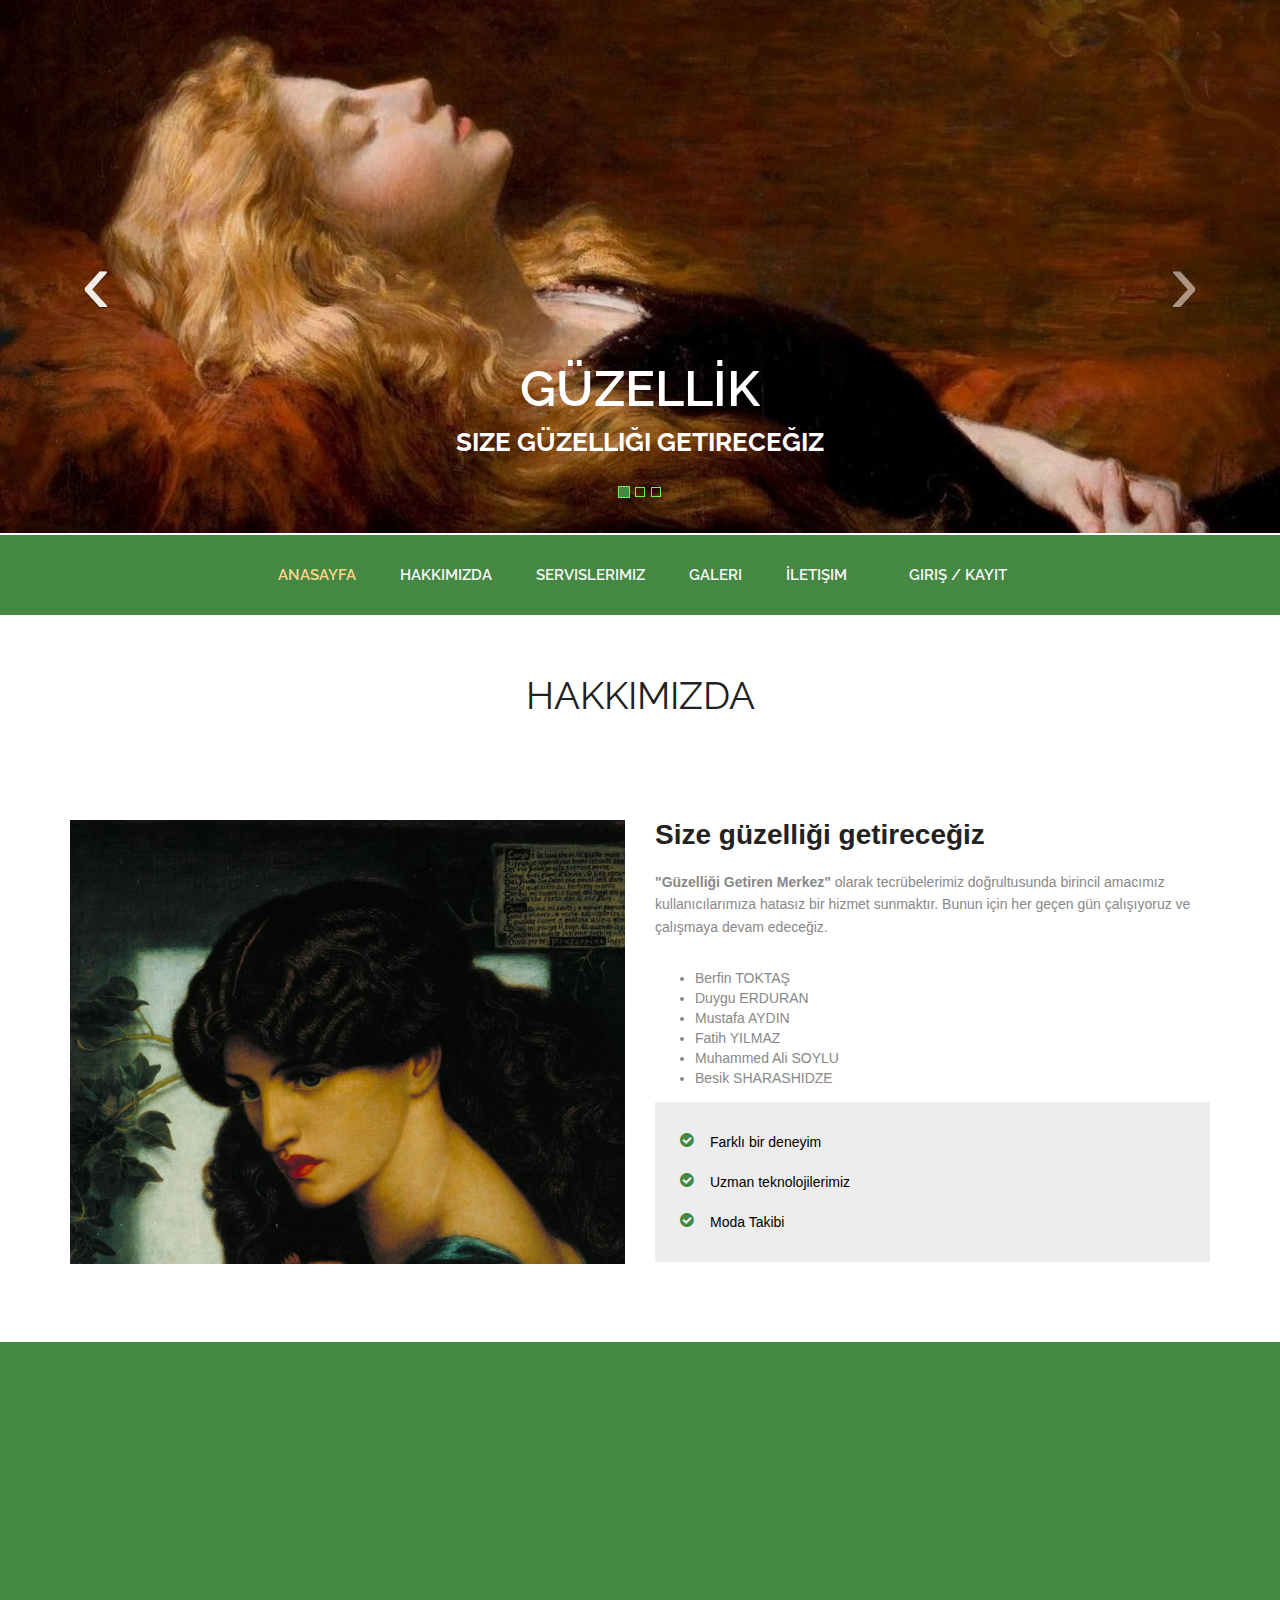
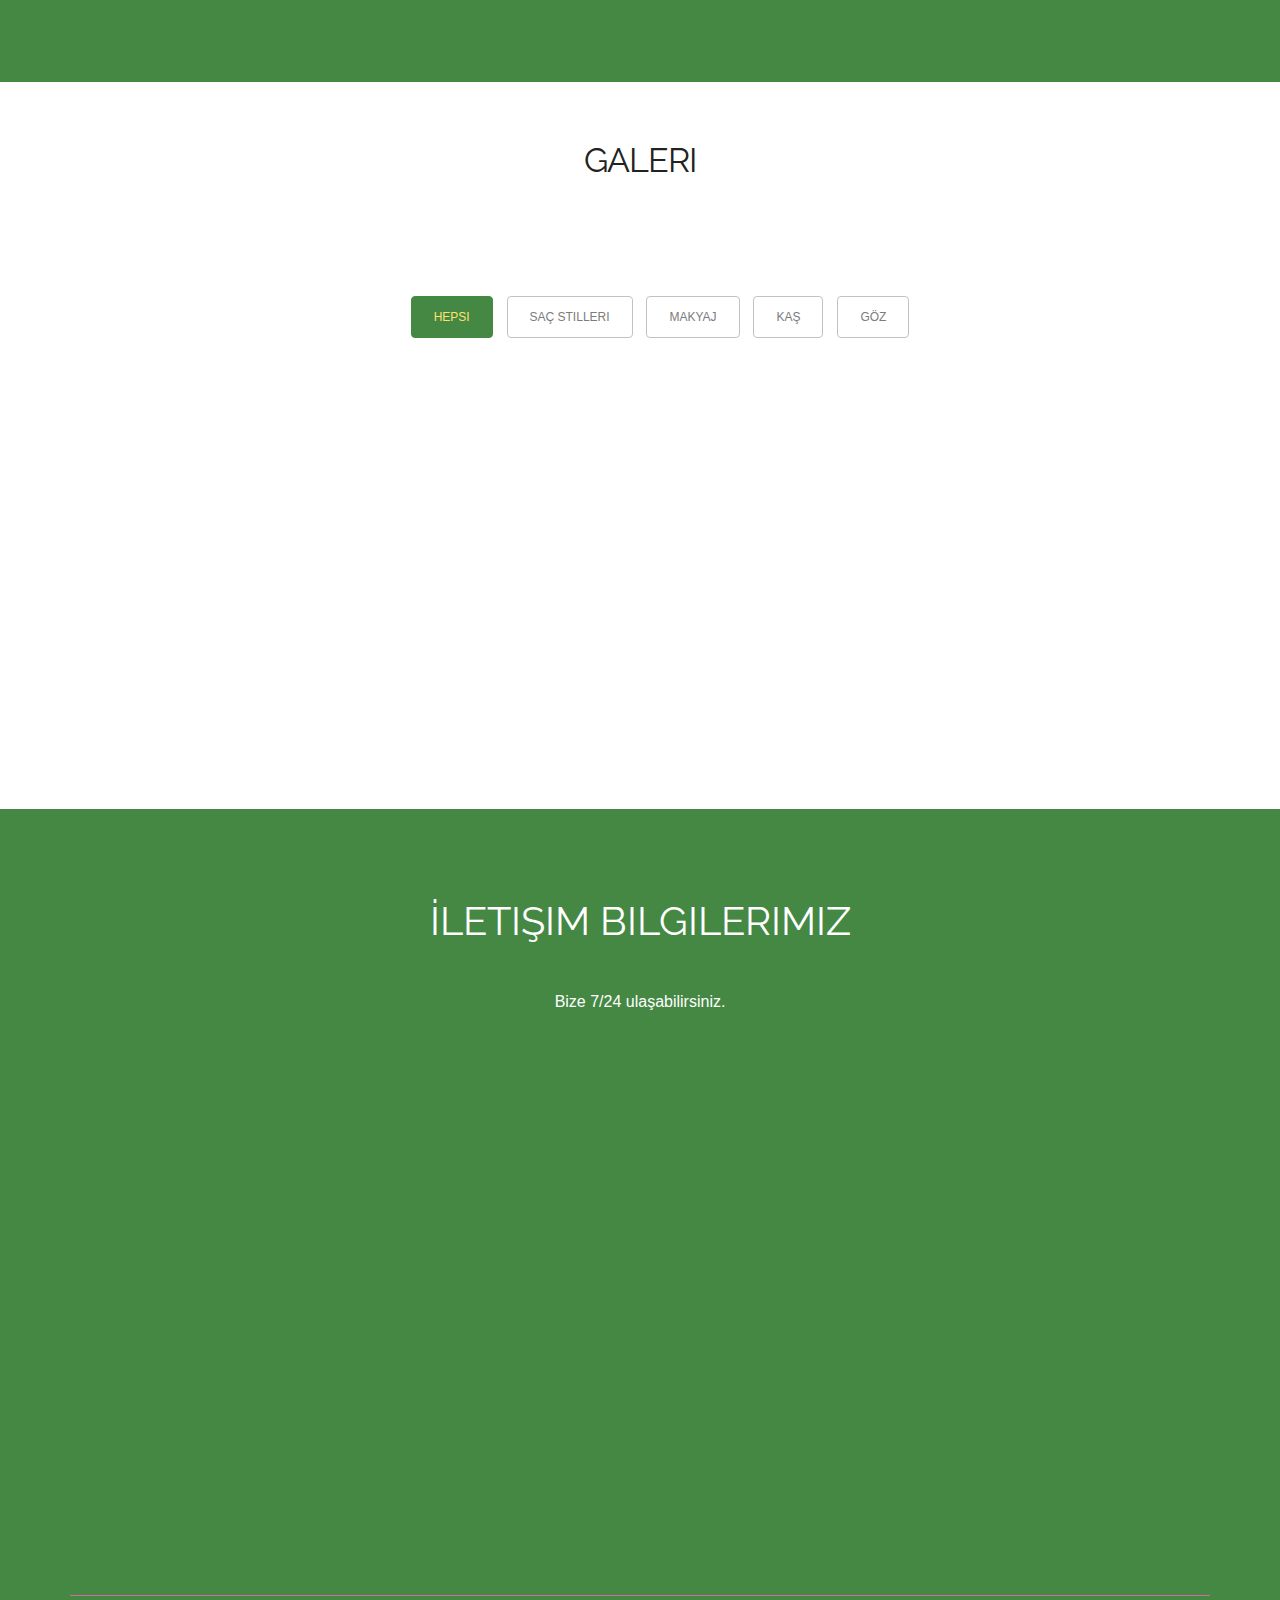
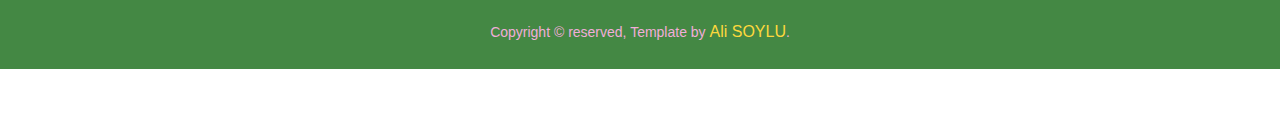
<file: Beauty Center Appointment System/front-end/2021GüzellikProjesi/Güzellik Randevü Sistemi/index.html>
<!doctype html>
<html>

<head>
  <meta charset="utf-8">
  <meta name="viewport" content="width=device-width, maximum-scale=1">
  <title>Güzellik Randevü Sistemi | YTU </title>
  <link rel="icon" href="favicon.png" type="image/png">
  <link href="css/bootstrap.min.css" rel="stylesheet" type="text/css">
  <link rel="stylesheet" href="js/fancybox/jquery.fancybox.css" type="text/css" media="screen" />
  <link href="css/style.css" rel="stylesheet" type="text/css">
  <link href="css/font-awesome.css" rel="stylesheet" type="text/css">
  <link href="css/animate.css" rel="stylesheet" type="text/css">

  <!--[if lt IE 9]>
    <script src="js/respond-1.1.0.min.js"></script>
    <script src="js/html5shiv.js"></script>
    <script src="js/html5element.js"></script>
<![endif]-->

</head>

<body>
  <div id="carousel" class="carousel slide carousel-fade" data-ride="carousel">
    <ol class="carousel-indicators">
      <li data-target="#carousel" data-slide-to="0" class="active"></li>
      <li data-target="#carousel" data-slide-to="1"></li>
      <li data-target="#carousel" data-slide-to="2"></li>
    </ol>
    <!-- Carousel items -->
    <div class="carousel-inner">
      <div class="active item">
        <div class="caption zoomIn wow animated">
          <h2>GÜZELLİK <br /><strong>Size güzelliği getireceğiz</strong></h2>
        </div>

        <img class="" src="img/slide1.jpg" alt="">
      </div>
      <div class="item">
        <div class="caption zoomIn wow animated">
          <h2>SPA<br /><strong>Hayalinizde ki Spa deneyimini yaşayın</strong></h2>
        </div>
        <img class="" src="img/slide2.jpg" alt="">
      </div>
      <div class="item">
        <div class="caption zoomIn wow animated">
          <h2>Saç Stili<br /><strong>Çok geç olmadan...</strong></h2>
        </div><img class="" src="img/slide3.jpg" alt="">
      </div>
    </div>
    <!-- Carousel nav -->
    <a class="carousel-control left" href="#carousel" data-slide="prev">&lsaquo;</a>
    <a class="carousel-control right" href="#carousel" data-slide="next">&rsaquo;</a>
  </div>

  <!--Header_section-->
  <header id="header_wrapper">
    <div class="container">
      <div class="header_box">
        <!--<div class="logo"><a href="#">Resume</a></div>-->
        <nav class="navbar navbar-inverse" role="navigation">
          <div class="navbar-header">
            <button type="button" id="nav-toggle" class="navbar-toggle" data-toggle="collapse" data-target="#main-nav">
              <span class="sr-only">Toggle navigation</span> <span class="icon-bar"></span> <span
                class="icon-bar"></span> <span class="icon-bar"></span> </button>
          </div>
          <div id="main-nav" class="collapse navbar-collapse navStyle">
            <ul class="nav navbar-nav" id="mainNav">
              <li class="active"><a href="#carousel" class="scroll-link">AnaSayfa</a></li>
              <li><a href="#aboutUs" class="scroll-link">Hakkımızda</a></li>
              <li><a href="#service" class="scroll-link">Servislerimiz</a></li>
              <li><a href="#Portfolio" class="scroll-link">Galeri</a></li>
              <li><a href="#contact" class="scroll-link">İletişim</a></li>
               <li><a href="login-form-v10/Login_v10/login_index.html" class="scroll-link">Giriş / Kayıt</a></li>
            
            </ul>
          </div>
        </nav>
      </div>
    </div>
  </header>
  <!--Header_section-->
  <section id="aboutUs">
    <!--Aboutus-->
    <div class="inner_wrapper about-us aboutUs-container fadeInLeft animated wow">
      <div class="container">
        <h2>Hakkımızda</h2>
        <h6>Sistem Programlama C Grubu </h6>
        <div class="inner_section">
          <div class="row">
            <div class="col-md-6"> <img class="img-responsive" src="img/about1.png" align=""> </div>
            <div class="col-md-6">
              <h3>Size güzelliği getireceğiz </h3>
              <p><b>"Güzelliği Getiren Merkez"</b> olarak tecrübelerimiz doğrultusunda birincil amacımız kullanıcılarımıza
                hatasız bir hizmet sunmaktır. Bunun için her geçen gün çalışıyoruz ve çalışmaya devam edeceğiz. </p>

              <ul>
                <li>Berfin TOKTAŞ</li>
                <li>Duygu ERDURAN</li>
                <li>Mustafa AYDIN</li>
                <li>Fatih YILMAZ</li>
                <li>Muhammed Ali SOYLU</li>
                <li>Besik SHARASHIDZE</li>

              </ul>

              <ul class="about-us-list">
                <li class="points">Farklı bir deneyim</li>
                <li class="points">Uzman teknolojilerimiz </li>
                <li class="points">Moda Takibi</li>
              </ul><!-- /.about-us-list -->

            </div>
          </div>
        </div>
      </div>
    </div>
  </section>
  <!--Aboutus-->


  <!--Service-->
<!--Header_section-->
<section id="service">
  <!--Aboutus-->
  <div class="inner_wrapper about-us aboutUs-container fadeInLeft animated wow">
    <div class="container">
      <h2>Servislerimiz</h2>
      <h6>Sistem Programlama C Grubu </h6>
      <p><b>"Güzelliği Getiren Merkez"</b> olarak tecrübelerimiz doğrultusunda birincil amacımız kullanıcılarımıza
        hatasız bir hizmet sunmaktır. Bunun için her geçen gün çalışıyoruz ve çalışmaya devam edeceğiz. </p>

    </div>
  </div>
</section>
<!--Aboutus-->








  <!-- Portfolio -->
  <section id="Portfolio" class="content">

    <!-- Container -->
    <div class="container portfolio_title">

      <!-- Title -->
      <div class="section-title">
        <h2>Galeri</h2>
        <h6>Deneyimlerimiz</h6>

      </div>
      <!--/Title -->

    </div>
    <!-- Container -->

    <div class="portfolio-top"></div>

    <!-- Portfolio Filters -->
    <div class="portfolio">

      <div id="filters" class="sixteen columns">
        <ul class="clearfix">
          <li><a id="all" href="#" data-filter="*" class="active">
              <h5>Hepsi</h5>
            </a></li>
          <li><a class="" href="#" data-filter=".wildlife">
              <h5>Saç Stilleri</h5>
            </a></li>
          <li><a class="" href="#" data-filter=".nature">
              <h5>Makyaj</h5>
            </a></li>
          <li><a class="" href="#" data-filter=".citylife">
              <h5>Kaş</h5>
            </a></li>
          <li><a class="" href="#" data-filter=".animals">
              <h5>Göz</h5>
            </a></li>
        </ul>
      </div>
      <!--/Portfolio Filters -->

      <!-- Portfolio Wrapper -->
      <div class="isotope fadeInLeft animated wow grid" style="position: relative; overflow: hidden; height: 480px;"
        id="portfolio_wrapper">
        <!-- Portfolio Item -->
        <figure
          style="position: absolute; left: 0px; top: 0px; transform: translate3d(0px, 0px, 0px) scale3d(1, 1, 1); width: 337px; opacity: 1;"
          class="portfolio-item one-four   animals isotope-item effect-oscar">

          <div class="portfolio_img">
            <img src="img/portfolio_pic1.jpg" alt="Portfolio 1">
          </div>
          <figcaption>
            <div>
              <a href="img/portfolio_pic1.jpg" class="fancybox">
                <h2>1692 <span>Warm</span></h2>
                
              </a>
            </div>
          </figcaption>
        </figure>
        <!--/Portfolio Item -->

        <!-- Portfolio Item-->
        <figure
          style="position: absolute; left: 0px; top: 0px; transform: translate3d(337px, 0px, 0px) scale3d(1, 1, 1); width: 337px; opacity: 1;"
          class="portfolio-item one-four  wildlife isotope-item effect-oscar">
          <div class="portfolio_img"> <img src="img/portfolio_pic2.jpg" alt="Portfolio 1"> </div>
          <figcaption>
            <div>
              <a href="img/portfolio_pic2.jpg" class="fancybox">
                <h2>1772 <span>Coiffure</span></h2>
               
              </a>
            </div>
          </figcaption>
        </figure>
        <!--/Portfolio Item -->

        <!-- Portfolio Item -->
        <figure
          style="position: absolute; left: 0px; top: 0px; transform: translate3d(674px, 0px, 0px) scale3d(1, 1, 1); width: 337px; opacity: 1;"
          class="portfolio-item one-four  wildlife  isotope-item effect-oscar">
          <div class="portfolio_img"> <img src="img/portfolio_pic3.jpg" alt="Portfolio 1"> </div>
          <figcaption>
            <div>
              <a href="img/portfolio_pic3.jpg" class="fancybox">
                <h2>1782 <span>Laurie</span></h2>
                
              </a>
            </div>
          </figcaption>
        </figure>
        <!--/Portfolio Item-->

        <!-- Portfolio Item-->
        <figure
          style="position: absolute; left: 0px; top: 0px; transform: translate3d(1011px, 0px, 0px) scale3d(1, 1, 1); width: 337px; opacity: 1;"
          class="portfolio-item one-four  citylife  nature web isotope-item effect-oscar">
          <div class="portfolio_img"> <img src="img/portfolio_pic4.jpg" alt="Portfolio 1"> </div>
          <figcaption>
            <div>
              <a href="img/portfolio_pic4.jpg" class="fancybox">
                <h2>1742 <span>Tavan</span></h2>
              
              </a>
            </div>
          </figcaption>
        </figure>
        <!-- Portfolio Item -->

        <!-- Portfolio Item -->
        <figure
          style="position: absolute; left: 0px; top: 0px; transform: translate3d(0px, 240px, 0px) scale3d(1, 1, 1); width: 337px; opacity: 1;"
          class="portfolio-item one-four  wildlife isotope-item effect-oscar">
          <div class="portfolio_img"> <img src="img/portfolio_pic5.jpg" alt="Portfolio 1"> </div>
          <figcaption>
            <div>
              <a href="img/portfolio_pic5.jpg" class="fancybox">
                <h2>1752 <span>Jasmine</span></h2>
               
              </a>
            </div>
          </figcaption>
        </figure>
        <!--/Portfolio Item -->

        <!-- Portfolio Item -->
        <figure
          style="position: absolute; left: 0px; top: 0px; transform: translate3d(337px, 240px, 0px) scale3d(1, 1, 1); width: 337px; opacity: 1;"
          class="portfolio-item one-four  web isotope-item effect-oscar">
          <div class="portfolio_img"> <img src="img/portfolio_pic6.jpg" alt="Portfolio 1"> </div>
          <figcaption>
            <div>
              <a href="img/portfolio_pic6.jpg" class="fancybox">
                <h2>1777 <span>Oscar</span></h2>
              
              </a>
            </div>
          </figcaption>
        </figure>
        <!--/Portfolio Item -->

        <!-- Portfolio Item  -->
        <figure
          style="position: absolute; left: 0px; top: 0px; transform: translate3d(674px, 240px, 0px) scale3d(1, 1, 1); width: 337px; opacity: 1;"
          class="portfolio-item one-four  wildlife web isotope-item effect-oscar">
          <div class="portfolio_img"> <img src="img/portfolio_pic7.jpg" alt="Portfolio 1"> </div>
          <figcaption>
            <div>
              <a href="img/portfolio_pic7.jpg" class="fancybox">
                <h2>1795 <span>Lauren</span></h2>
            
              </a>
            </div>
          </figcaption>
        </figure>
        <!--/Portfolio Item -->

        <!-- Portfolio Item -->
        <figure
          style="position: absolute; left: 0px; top: 0px; transform: translate3d(1011px, 240px, 0px) scale3d(1, 1, 1); width: 337px; opacity: 1;"
          class="portfolio-item one-four   citylife isotope-item effect-oscar">
          <div class="portfolio_img"> <img src="img/portfolio_pic8.jpg" alt="Portfolio 1"> </div>
          <figcaption>
            <div>
              <a href="img/portfolio_pic8.jpg" class="fancybox">
                <h2>1754 <span>Vietnam</span></h2>
               
              </a>
            </div>
          </figcaption>
        </figure>
        <!--/Portfolio Item -->

      </div>
      <!--/Portfolio Wrapper -->

    </div>
    <!--/Portfolio Filters -->

    <div class="portfolio_btm"></div>


    <div id="project_container">
      <div class="clear"></div>
      <div id="project_data"></div>
    </div>

    <!--Footer-->
    <footer class="footer_wrapper" id="contact">
      <div class="container">
        <section class="page_section contact" id="contact">
          <div class="contact_section">
            <h2>İletişim Bilgilerimiz</h2>
            <h6>Bize 7/24 ulaşabilirsiniz.</h6>
          </div>

          <div class="row">
            <div class="col-lg-4 wow fadeInLeft">
              <div class="contact_info">
                <div class="detail">
                  <h4>YTU Davutpaşa</h4>
                  <p>Bilgisayar Mühendisliği, Esenler, İstanbul</p>
                </div>
                <div class="detail">
                  <h4>Cep numaramız</h4>
                  <p>+90 555 000 55 00</p>
                </div>
                <div class="detail">
                  <h4>E-mail adresimiz</h4>
                  <p>support@ytuce.com</p>
                </div>
              </div>


              <ul class="social_links">
                <li class="twitter animated bounceIn wow delay-02s"><a href="javascript:void(0)"><i
                      class="fa fa-twitter"></i></a></li>
                <li class="facebook animated bounceIn wow delay-03s"><a href="javascript:void(0)"><i
                      class="fa fa-facebook"></i></a></li>
                <li class="pinterest animated bounceIn wow delay-04s"><a href="javascript:void(0)"><i
                      class="fa fa-pinterest"></i></a></li>
                <li class="gplus animated bounceIn wow delay-05s"><a href="javascript:void(0)"><i
                      class="fa fa-google-plus"></i></a></li>
              </ul>
            </div>


            <div class="col-lg-8 wow fadeInLeft delay-06s">
              <div class="form">
                <input class="input-text" type="text" name="" value="İsminiz *"
                  onFocus="if(this.value==this.defaultValue)this.value='';"
                  onBlur="if(this.value=='')this.value=this.defaultValue;">
                <input class="input-text" type="text" name="" value="E-mail Adresiniz *"
                  onFocus="if(this.value==this.defaultValue)this.value='';"
                  onBlur="if(this.value=='')this.value=this.defaultValue;">
                <textarea class="input-text text-area" cols="0" rows="0"
                  onFocus="if(this.value==this.defaultValue)this.value='';"
                  onBlur="if(this.value=='')this.value=this.defaultValue;">Mesajınız</textarea>
                <input class="input-btn" type="submit" value="Mesaj gönder">
              </div>
            </div>
          </div>
        </section>
      </div>
      <div class="container">
        <div class="footer_bottom"><span>Copyright © reserved, Template by <a href="login-form-v10\Login_v10/login_index.html">Ali SOYLU</a>.
          </span> </div>
      </div>

      
    </footer>

    <script type="text/javascript" src="js/jquery-1.11.0.min.js"></script>
    <script type="text/javascript" src="js/bootstrap.min.js"></script>
    <script type="text/javascript" src="js/jquery-scrolltofixed.js"></script>
    <script type="text/javascript" src="js/jquery.nav.js"></script>
    <script type="text/javascript" src="js/jquery.easing.1.3.js"></script>
    <script type="text/javascript" src="js/jquery.isotope.js"></script>
    <script src="js/fancybox/jquery.fancybox.pack.js" type="text/javascript"></script>
    <script type="text/javascript" src="js/wow.js"></script>
    <script type="text/javascript" src="js/custom.js"></script>
    <script type="text/javascript" src="js/form.js"></script>

</body>

</html>
</file>
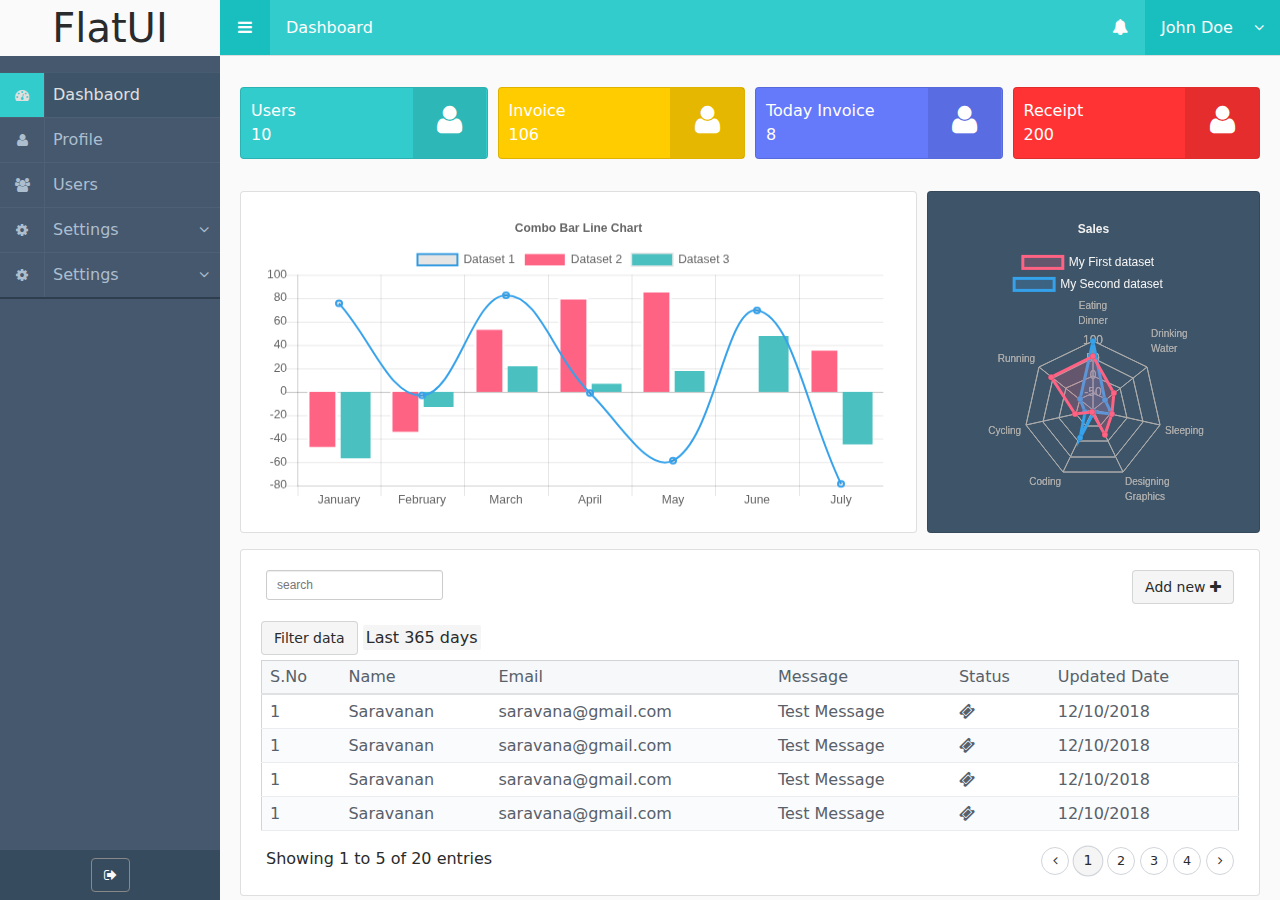
<file: Beauty Center Appointment System/front-end/2021GüzellikProjesi/Güzellik Randevü Sistemi/admin-page/docs/index.html>
<!DOCTYPE html>
<html lang="en">

<head>
    <meta charset="UTF-8">
    <meta name="viewport" content="width=device-width, initial-scale=1.0">
    <meta http-equiv="X-UA-Compatible" content="ie=edge">

    <title>FlatUI</title>
    <meta name="keywords" content="flatui admin template">
    <meta name="description" content="Free flatui admin template. Download free template flatui admin template at github">
    <meta property="og:title" content="Sign In" />
    <meta property="og:locale" content="en_IN" />
    <meta name="description" content="Free flatui admin template. Developed by saravanajd" />
    <meta property="og:description" content="Free flatui admin template. Developed by saravanajd" />
    <link rel="canonical" href="https://saravanajd.github.io/FlatUI/index.html" />
    <meta property="og:url" content="https://saravanajd.github.io/FlatUI/index.html" />
    <meta property="og:site_name" content="Admin Template" />
    <script type="application/ld+json">
        {
            "name": "FlatUI Admin Template",
            "description": "Free flatui admin template. Developed by saravanajd",
            "@type": "WebSite",
            "url": "https://saravanajd.github.io/FlatUI/index.html",
            "headline": "FlatUI Admin Template"
        }
    </script>


    <link rel="stylesheet" href="assets/css/app.v1.css">
    <link rel="stylesheet" href="dist/css/font-awesome.min.css">
    <link rel="shortcut icon" href="favicon.png">
    <script src="dist/js/jquery.min.js"></script>
    <script src="assets/js/app.v1.js"></script>

    <script src="dist/js/chartjs/Chart.min.js"></script>
    <script src="dist/pages/dashboard.js"></script>
</head>
<body>
    <header>
        <div class="logo">
            <div class="img">
                <span class="logo-text">FlatUI</span>
                <span class="logo-text minbar">F</span>
            </div>
        </div>
        <div class="topbar">
            <div class="left">
                <a class="navbar-collopse"> <i class="fa fa-bars"></i> </a>
                <span class="topbar-title">Dashboard</span>
            </div>
            <div class="right">
                <span class="">
                    <i class="fa fa-bell"></i>
                </span>
                <div class="topbar-btn">
                    <span class="displayname">John Doe
                        <i class="fa fa-angle-down"></i>
                    </span>
                    <ul class="dropdown">
                        <li class="dropdown-username">
                            <a href="#">
                                John Doe
                            </a>
                        </li>
                        <li>
                            <a href="#">
                                Profile
                            </a>
                        </li>
                        <li>
                            <a href="#">
                                Settings
                            </a>
                        </li>
                        <li class="dropdown-footer">
                            <a href="#">
                                Logout
                            </a>
                        </li>
                    </ul>
                </div>
            </div>
        </div>
    </header>
    <div class="main">
        <aside>
            <nav>
                <ul class="nav">
                    <li class="active">
                        <a href="index.html">
                            <i class="fa fa-dashboard"></i>
                            <span class="span">Dashbaord</span>
                        </a>
                    </li>
                    <li>
                        <a href="#">
                            <i class="fa fa-user"></i>
                            <span class="span">Profile</span>
                        </a>
                    </li>
                    <li>
                        <a href="table.html">
                            <i class="fa fa-users"></i>
                            <span class="span">Users</span>
                        </a>
                    </li>
                    <li class="dropdown">
                        <a href="#">
                            <i class="fa fa-cog"></i>
                            <span class="span">Settings</span>
                            <span class="arrow">
                                <i class="fa fa-angle-down"></i>
                            </span>
                        </a>
                        <ul>
                            <li>
                                <a href="#">
                                    <i class="fa fa-angle-right"></i>
                                    <span class="span">Configuration</span>
                                </a>
                            </li>
                            <li>
                                <a href="#">
                                    <i class="fa fa-angle-right"></i>
                                    <span class="span">Users</span>
                                </a>
                            </li>
                            <li>
                                <a href="#">
                                    <i class="fa fa-angle-right"></i>
                                    <span class="span">Profile</span>
                                </a>
                            </li>
                        </ul>
                    </li>
                    <li class="dropdown">
                        <a href="#">
                            <i class="fa fa-cog"></i>
                            <span class="span">Settings</span>
                            <span class="arrow">
                                <i class="fa fa-angle-down"></i>
                            </span>
                        </a>
                        <ul>
                            <li>
                                <a href="#">
                                    <i class="fa fa-angle-right"></i>
                                    <span class="span">Configuration</span>
                                </a>
                            </li>
                            <li>
                                <a href="#">
                                    <i class="fa fa-angle-right"></i>
                                    <span class="span">Users</span>
                                </a>
                            </li>
                            <li>
                                <a href="#">
                                    <i class="fa fa-angle-right"></i>
                                    <span class="span">Profile</span>
                                </a>
                            </li>
                        </ul>
                    </li>
                </ul>
            </nav>
            <div class="nav-footer">
                <a href="#" class="btn btn-sm">
                    <i class="fa fa-sign-out"></i>
                </a>
            </div>
        </aside>
        <div class="page-container">
            <div class="row">
                <div class="col-md-3">
                    <div class="card bg-primary">
                        <div class="card-body widget p-0">
                            <div class="widget-data">
                                <span>
                                    Users
                                </span>
                                <span class="content">
                                    10
                                </span>
                            </div>
                            <div class="widget-icon">
                                <span>
                                    <i class="fa fa-user"></i>
                                </span>
                            </div>
                        </div>
                    </div>
                </div>
                <div class="col-md-3">
                    <div class="card bg-warning">
                        <div class="card-body widget p-0">
                            <div class="widget-data">
                                <span>
                                    Invoice
                                </span>
                                <span class="content">
                                    106
                                </span>
                            </div>
                            <div class="widget-icon">
                                <span>
                                    <i class="fa fa-user"></i>
                                </span>
                            </div>
                        </div>
                    </div>
                </div>
                <div class="col-md-3">
                    <div class="card bg-purple">
                        <div class="card-body widget p-0">
                            <div class="widget-data">
                                <span>
                                    Today Invoice
                                </span>
                                <span class="content">
                                    8
                                </span>
                            </div>
                            <div class="widget-icon">
                                <span>
                                    <i class="fa fa-user"></i>
                                </span>
                            </div>
                        </div>
                    </div>
                </div>
                <div class="col-md-3">
                    <div class="card bg-danger">
                        <div class="card-body widget p-0">
                            <div class="widget-data">
                                <span>
                                    Receipt
                                </span>
                                <span class="content">
                                    200
                                </span>
                            </div>
                            <div class="widget-icon">
                                <span>
                                    <i class="fa fa-user"></i>
                                </span>
                            </div>
                        </div>
                    </div>
                </div>
            </div>
            <div class="row mt-4">
                <div class="col-md-8">
                    <div class="card ">
                        <div class="card-body">
                            <canvas id="canvas" class="h-300"></canvas>
                        </div>
                    </div>
                </div>
                <div class="col-md-4">
                    <div class="card bg-dark">
                        <div class="card-body">
                            <canvas id="pieChart" class="h-300"></canvas>
                        </div>
                    </div>
                </div>
                <div class="col-md-12">
                    <div class="card">
                        <div class="card-body">
                            <div class="row mb-3">
                                <div class="col-md-6">
                                    <input type="text" class="form-control input-sm" placeholder="search">
                                </div>
                                <div class="col-md-6 text-right">
                                    <a href="#" class="btn btn-default">Add new <i class="fa fa-plus"></i> </a>
                                </div>
                            </div>
                            <div class="table-filter">
                                <a href="#" class="btn btn-default">Filter data</a>
                                <span>Last 365 days</span>
                            </div>
                            <table>
                                <thead>
                                    <tr>
                                        <th>S.No</th>
                                        <th>Name</th>
                                        <th>Email</th>
                                        <th>Message</th>
                                        <th>Status</th>
                                        <th>Updated Date</th>
                                    </tr>
                                </thead>
                                <tbody>
                                    <tr>
                                        <td>1</td>
                                        <td>Saravanan</td>
                                        <td>saravana@gmail.com</td>
                                        <td>Test Message</td>
                                        <td>
                                            <i class="fa fa-ticket"></i>
                                        </td>
                                        <td>12/10/2018</td>
                                    </tr>
                                    <tr>
                                        <td>1</td>
                                        <td>Saravanan</td>
                                        <td>saravana@gmail.com</td>
                                        <td>Test Message</td>
                                        <td>
                                            <i class="fa fa-ticket"></i>
                                        </td>
                                        <td>12/10/2018</td>
                                    </tr>
                                    <tr>
                                        <td>1</td>
                                        <td>Saravanan</td>
                                        <td>saravana@gmail.com</td>
                                        <td>Test Message</td>
                                        <td>
                                            <i class="fa fa-ticket"></i>
                                        </td>
                                        <td>12/10/2018</td>
                                    </tr>
                                    <tr>
                                        <td>1</td>
                                        <td>Saravanan</td>
                                        <td>saravana@gmail.com</td>
                                        <td>Test Message</td>
                                        <td>
                                            <i class="fa fa-ticket"></i>
                                        </td>
                                        <td>12/10/2018</td>
                                    </tr>
                                </tbody>
                            </table>
                            <div class="row table-footer">
                                <div class="col-md-6">
                                    <span>Showing 1 to 5 of 20 entries</span>
                                </div>
                                <div class="col-md-6">
                                    <ul class="pagination">
                                        <li> <i class="fa fa-angle-left"></i> </li>
                                        <li class="active">1</li>
                                        <li>2</li>
                                        <li>3</li>
                                        <li>4</li>
                                        <li> <i class="fa fa-angle-right"></i> </li>
                                    </ul>
                                </div>
                            </div>
                        </div>
                    </div>
                </div>
            </div>
        </div>
    </div>
</body>

</html>
</file>
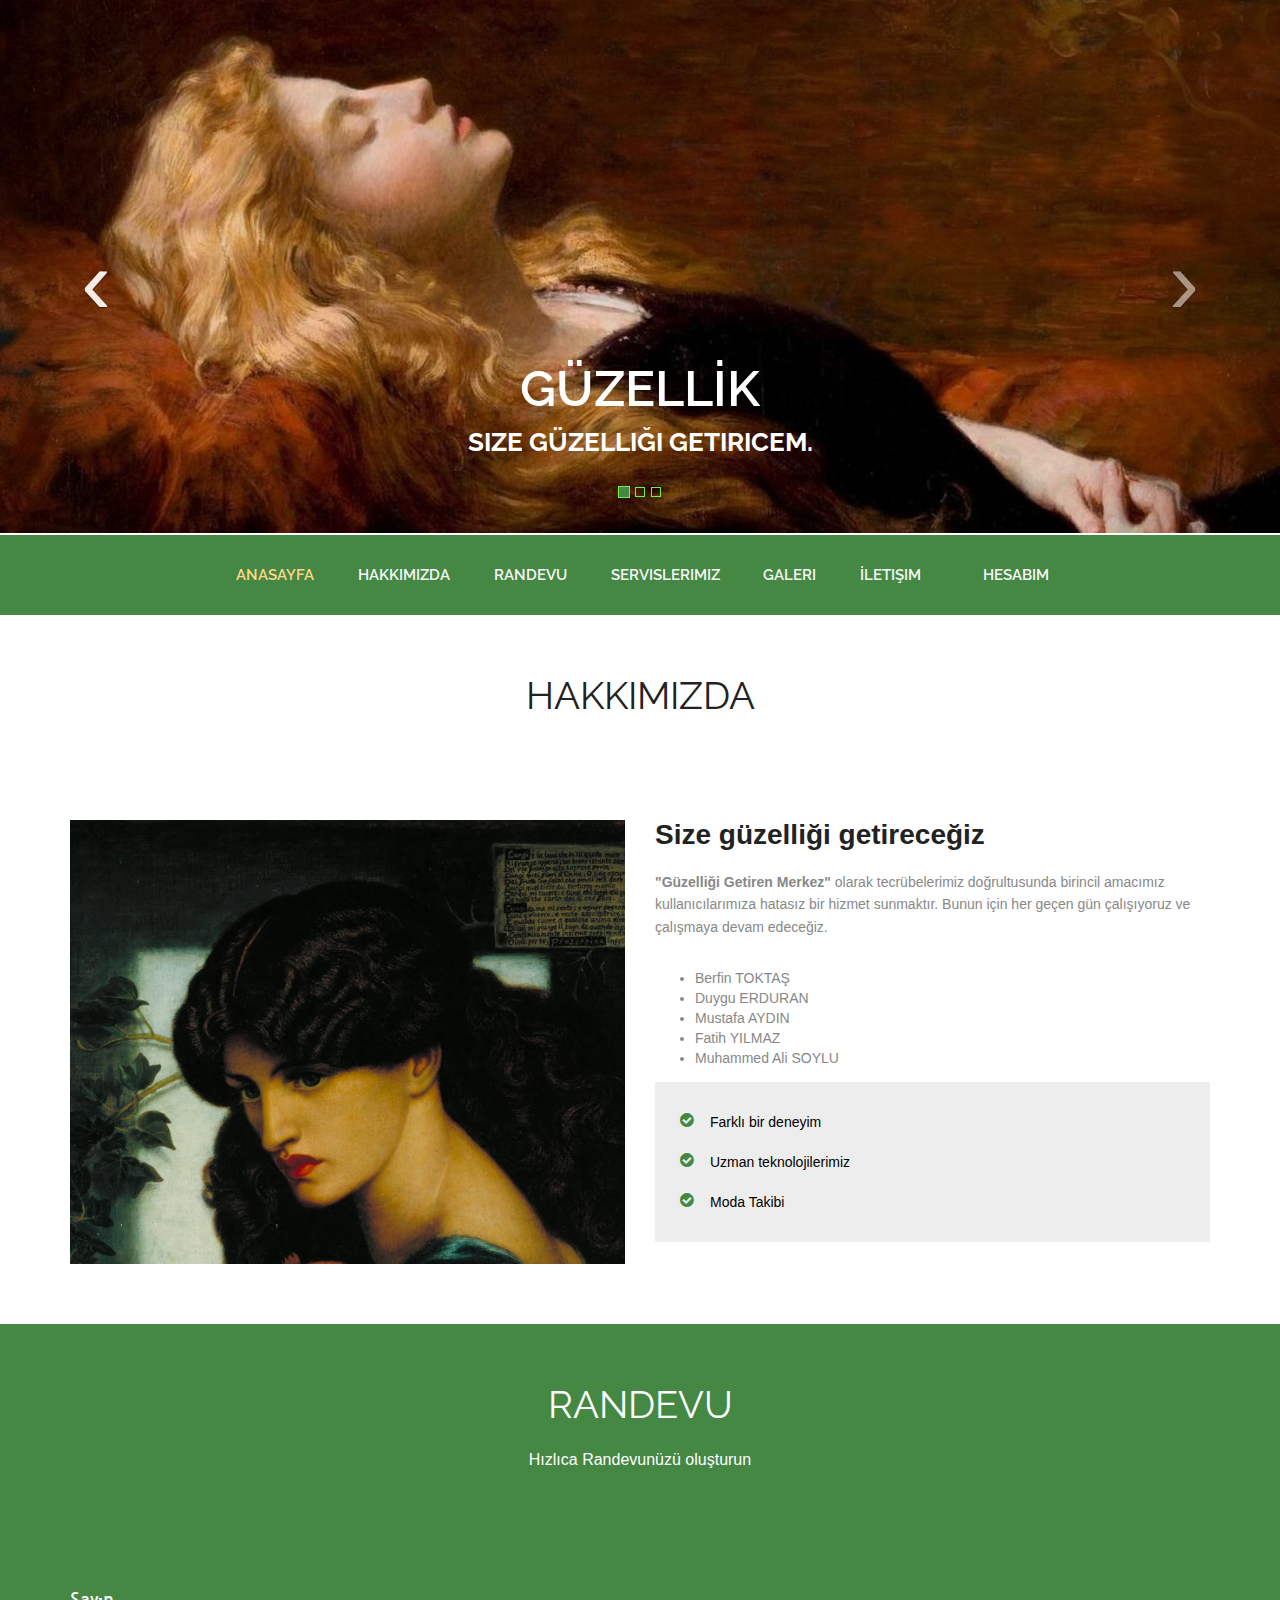
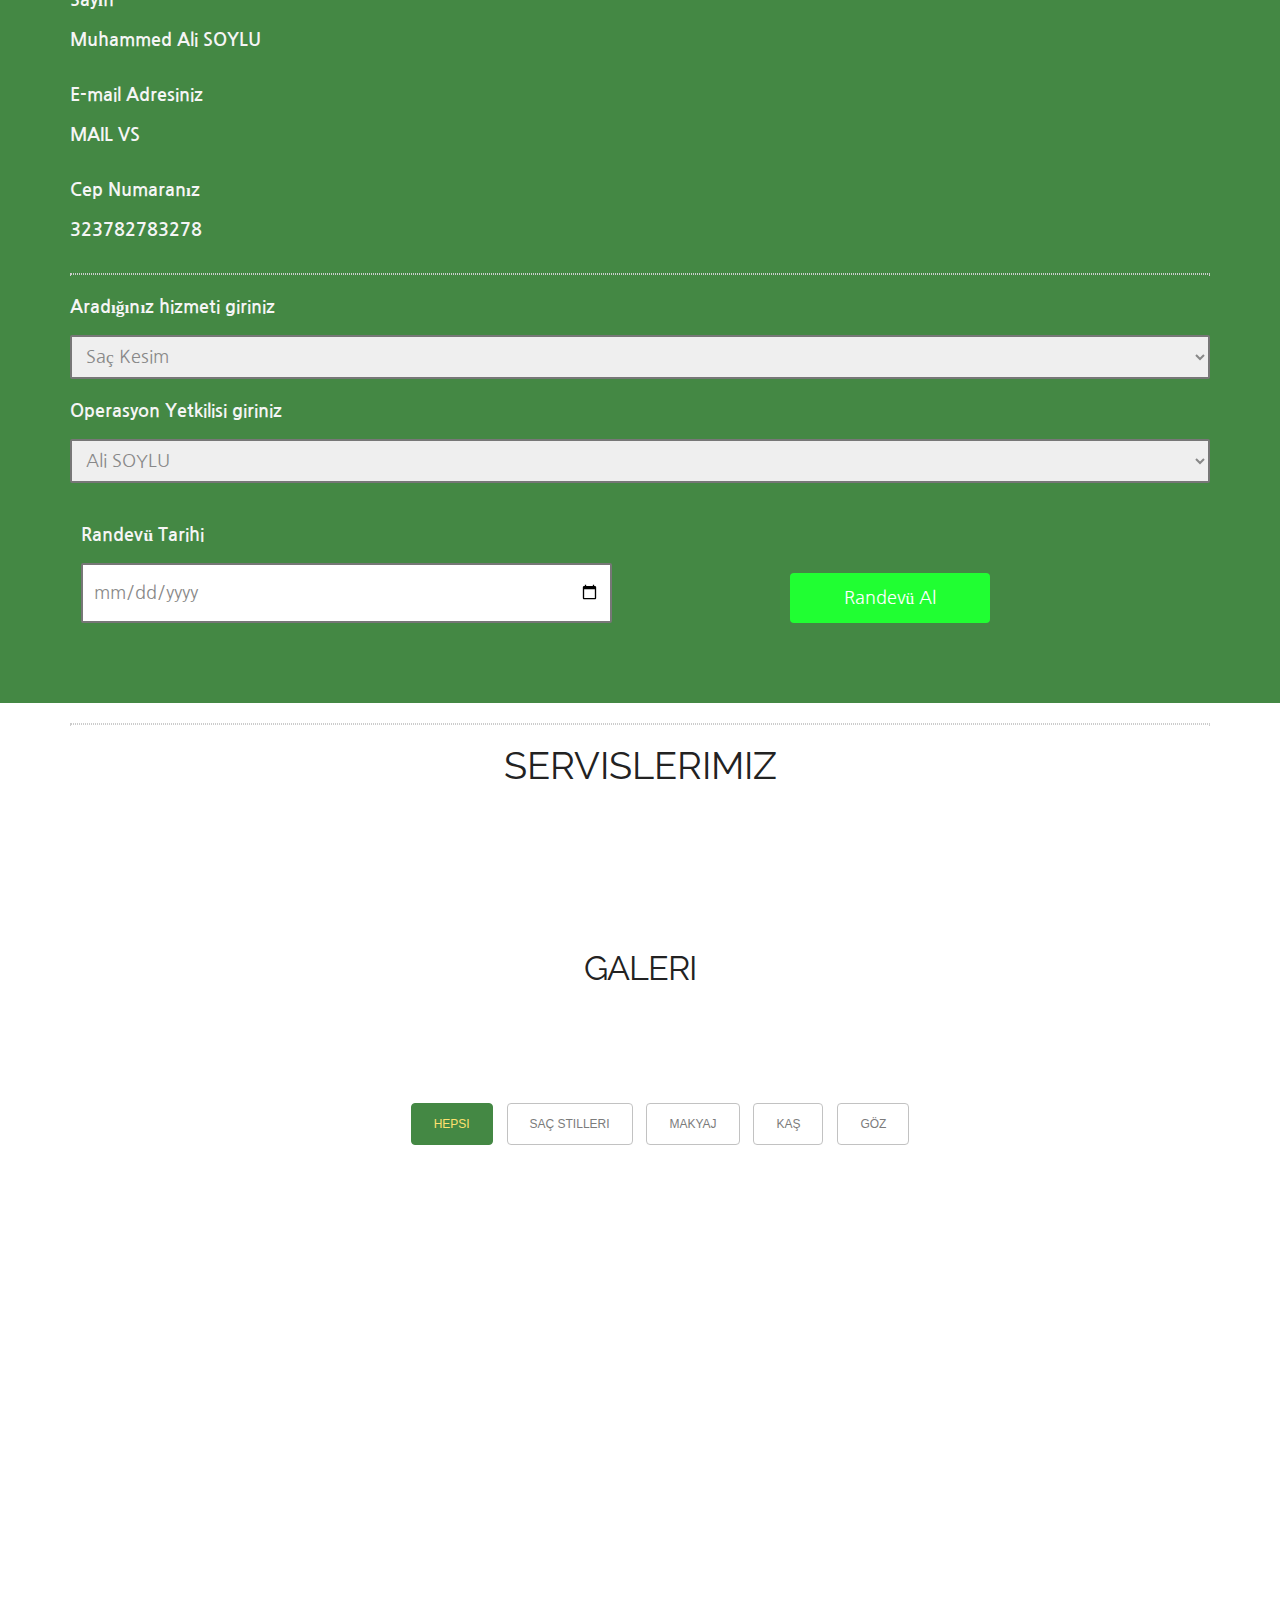
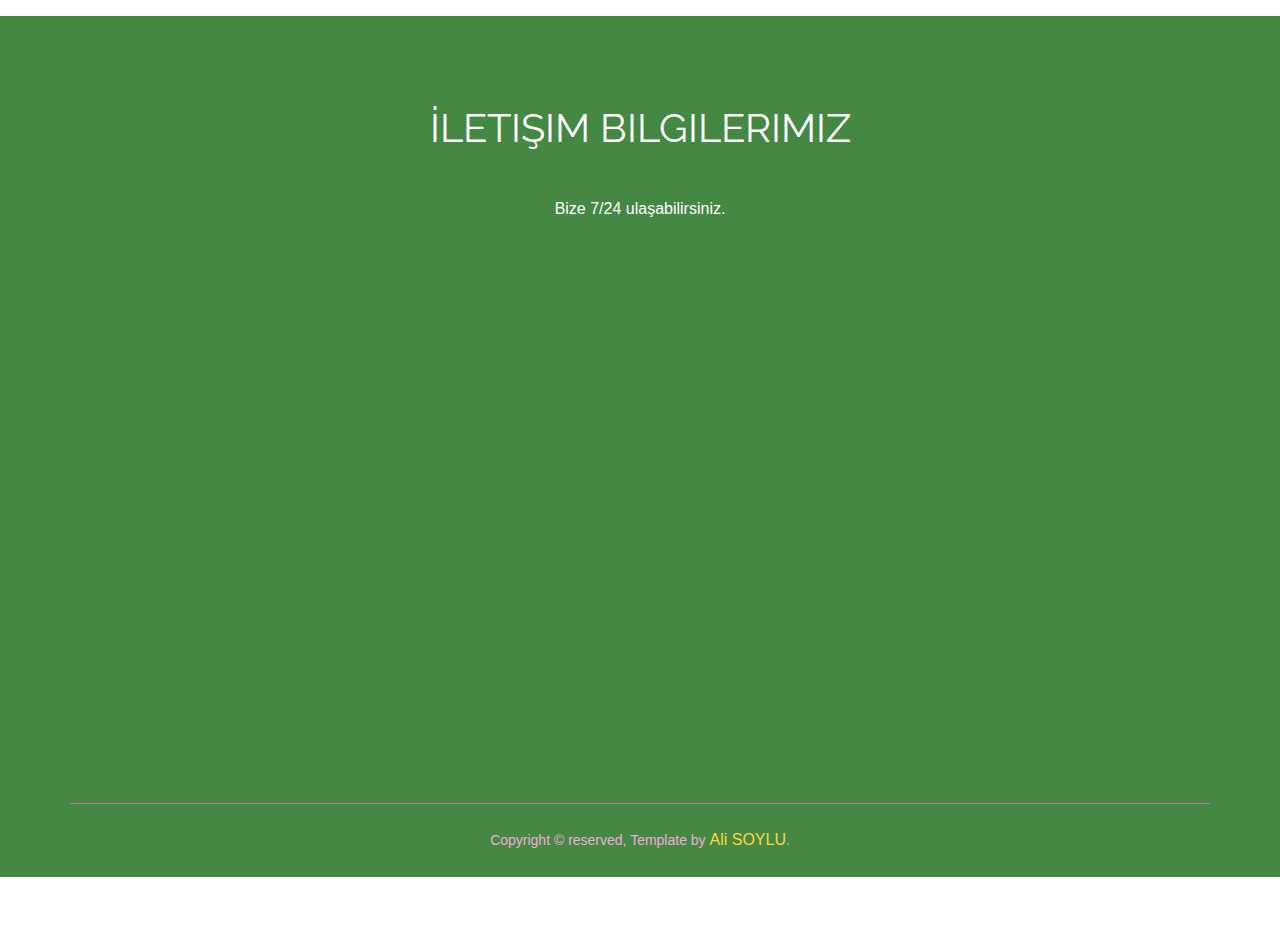
<file: Beauty Center Appointment System/front-end/2021GüzellikProjesi/Güzellik Randevü Sistemi/musteri.html>
<!doctype html>
<html>

<head>
  <meta charset="utf-8">
  <meta name="viewport" content="width=device-width, maximum-scale=1">
  <title>Güzellik Randevü Sistemi | YTU </title>
  <link rel="icon" href="favicon.png" type="image/png">
  <link href="css/bootstrap.min.css" rel="stylesheet" type="text/css">
  <link rel="stylesheet" href="js/fancybox/jquery.fancybox.css" type="text/css" media="screen" />
  <link href="css/style.css" rel="stylesheet" type="text/css">
  <link href="css/font-awesome.css" rel="stylesheet" type="text/css">
  <link href="css/animate.css" rel="stylesheet" type="text/css">

  <!--[if lt IE 9]>
    <script src="js/respond-1.1.0.min.js"></script>
    <script src="js/html5shiv.js"></script>
    <script src="js/html5element.js"></script>
<![endif]-->

</head>

<body>
  <div id="carousel" class="carousel slide carousel-fade" data-ride="carousel">
    <ol class="carousel-indicators">
      <li data-target="#carousel" data-slide-to="0" class="active"></li>
      <li data-target="#carousel" data-slide-to="1"></li>
      <li data-target="#carousel" data-slide-to="2"></li>
    </ol>
    <!-- Carousel items -->
    <div class="carousel-inner">
      <div class="active item">
        <div class="caption zoomIn wow animated">
          <h2>GÜZELLİK <br /><strong>Size güzelliği getiricem.</strong></h2>
        </div>

        <img class="" src="img/slide1.jpg" alt="">
      </div>
      <div class="item">
        <div class="caption zoomIn wow animated">
          <h2>SPA<br /><strong>Hayalinizde ki Spa deneyimini yaşayın</strong></h2>
        </div>
        <img class="" src="img/slide2.jpg" alt="">
      </div>
      <div class="item">
        <div class="caption zoomIn wow animated">
          <h2>Saç Stili<br /><strong>Çok geç olmadan...</strong></h2>
        </div><img class="" src="img/slide3.jpg" alt="">
      </div>
    </div>
    <!-- Carousel nav -->
    <a class="carousel-control left" href="#carousel" data-slide="prev">&lsaquo;</a>
    <a class="carousel-control right" href="#carousel" data-slide="next">&rsaquo;</a>
  </div>

  <!--Header_section-->
  <header id="header_wrapper">
    <div class="container">
      <div class="header_box">
        <!--<div class="logo"><a href="#">Resume</a></div>-->
        <nav class="navbar navbar-inverse" role="navigation">
          <div class="navbar-header">
            <button type="button" id="nav-toggle" class="navbar-toggle" data-toggle="collapse" data-target="#main-nav">
              <span class="sr-only">Toggle navigation</span> <span class="icon-bar"></span> <span
                class="icon-bar"></span> <span class="icon-bar"></span> </button>
          </div>
          <div id="main-nav" class="collapse navbar-collapse navStyle">
            <ul class="nav navbar-nav" id="mainNav">
              <li class="active"><a href="#carousel" class="scroll-link">AnaSayfa</a></li>
              <li><a href="#aboutUs" class="scroll-link">Hakkımızda</a></li>
              <li><a href="#service" class="scroll-link">Randevu</a></li>
              <li><a href="#randevu" class="scroll-link">Servislerimiz</a></li>
              <li><a href="#Portfolio" class="scroll-link">Galeri</a></li>
              <li><a href="#contact" class="scroll-link">İletişim</a></li>
               <li><a href="#" class="scroll-link">Hesabım</a></li>
            
            </ul>
          </div>
        </nav>
      </div>
    </div>
  </header>
  <!--Header_section-->
  <section id="aboutUs">
    <!--Aboutus-->
    <div class="inner_wrapper about-us aboutUs-container fadeInLeft animated wow">
      <div class="container">
        <h2>Hakkımızda</h2>
        <h6>Sistem Programlama C Grubu </h6>
        <div class="inner_section">
          <div class="row">
            <div class="col-md-6"> <img class="img-responsive" src="img/about1.png" align=""> </div>
            <div class="col-md-6">
              <h3>Size güzelliği getireceğiz </h3>
              <p><b>"Güzelliği Getiren Merkez"</b> olarak tecrübelerimiz doğrultusunda birincil amacımız kullanıcılarımıza
                hatasız bir hizmet sunmaktır. Bunun için her geçen gün çalışıyoruz ve çalışmaya devam edeceğiz. </p>

             
              <ul>
                <li>Berfin TOKTAŞ </li>
                <li>Duygu ERDURAN </li>
                <li>Mustafa AYDIN </li>
                <li>Fatih YILMAZ</li>
                <li>Muhammed Ali SOYLU </li>

              </ul>



              

              <ul class="about-us-list">
                <li class="points">Farklı bir deneyim</li>
                <li class="points">Uzman teknolojilerimiz </li>
                <li class="points">Moda Takibi</li>
              </ul><!-- /.about-us-list -->

            </div>
          </div>
        </div>
      </div>
    </div>
  </section>
  <!--Aboutus-->


  <!--Service-->
  <section id="service">
    <div class="container">
      <h2>Randevu</h2>
      <h6>Hızlıca Randevunüzü oluşturun</h6>
      <div class="service_wrapper">

        <form action="reservation.php"   method="post" >
          <div class="elem-group">
            <label for="name">Sayın</label>
            <label for="name"><b>Muhammed Ali SOYLU</b></label>
           
          </div>
          <div class="elem-group">
            <label for="email">E-mail Adresiniz</label>
            <label for="email">MAIL VS</label>
          </div>
          <div class="elem-group">
            <label for="phone">Cep Numaranız</label>
            <label for="email">323782783278</label>
          </div>
          <hr>
          <div class="elem-group">
            <label for="room-selection">Aradığınız hizmeti giriniz </label>
            <select id="room-selection" name="room_preference" required>
              <option value="">Saç Kesim</option>
              <option value="connecting">Saç Boyama</option>
              <option value="adjoining">Manikür</option>
              <option value="adjacent">Pedikür</option>
            </select>
          </div>

          <div class="elem-group">
            <label for="room-selection">Operasyon Yetkilisi giriniz </label>
            <select id="room-selection" name="room_preference" required>
              <option value="">Ali SOYLU</option>
              <option value="connecting">Mustafa DURMAZ</option>
              <option value="adjoining">John HAMILTON</option>
            </select>
          </div>
          
          <div class="elem-group inlined">
            <label for="checkin-date">Randevü Tarihi</label>
            <input type="date" id="checkin-date" name="checkin" required>
          </div>
          <div>
            <button onclick="alert('Randevünüz oluşturulmuştur.')" class="randevu-button" type="submit">Randevü Al</button></div>
            
        </form>







      </div>
    </div>
  </section>
  <!--Service-->


  <section id="randevu">
    <div class="container">
      <hr>
      <h2>Servislerimiz</h2>
      <h6>Hızlıca Randevunüzü oluşturun</h6>
    
    </div>
  </section>



  <section id="Portfolio" class="content">
  
 <!-- Container -->
 <div class="container portfolio_title">

  <!-- Title -->
  <div class="section-title">
    <h2>Galeri</h2>
    <h6>Deneyimlerimiz</h6>

  </div>
  <!--/Title -->

</div>
<!-- Container -->

<div class="portfolio-top"></div>

<!-- Portfolio Filters -->
<div class="portfolio">

  <div id="filters" class="sixteen columns">
    <ul class="clearfix">
      <li><a id="all" href="#" data-filter="*" class="active">
          <h5>Hepsi</h5>
        </a></li>
      <li><a class="" href="#" data-filter=".wildlife">
          <h5>Saç Stilleri</h5>
        </a></li>
      <li><a class="" href="#" data-filter=".nature">
          <h5>Makyaj</h5>
        </a></li>
      <li><a class="" href="#" data-filter=".citylife">
          <h5>Kaş</h5>
        </a></li>
      <li><a class="" href="#" data-filter=".animals">
          <h5>Göz</h5>
        </a></li>
    </ul>
  </div>
  <!--/Portfolio Filters -->

  <!-- Portfolio Wrapper -->
  <div class="isotope fadeInLeft animated wow grid" style="position: relative; overflow: hidden; height: 480px;"
    id="portfolio_wrapper">
    <!-- Portfolio Item -->
    <figure
      style="position: absolute; left: 0px; top: 0px; transform: translate3d(0px, 0px, 0px) scale3d(1, 1, 1); width: 337px; opacity: 1;"
      class="portfolio-item one-four   animals isotope-item effect-oscar">

      <div class="portfolio_img">
        <img src="img/portfolio_pic1.jpg" alt="Portfolio 1">
      </div>
      <figcaption>
        <div>
          <a href="img/portfolio_pic1.jpg" class="fancybox">
            <h2>1692 <span>Warm</span></h2>
            
          </a>
        </div>
      </figcaption>
    </figure>
    <!--/Portfolio Item -->

    <!-- Portfolio Item-->
    <figure
      style="position: absolute; left: 0px; top: 0px; transform: translate3d(337px, 0px, 0px) scale3d(1, 1, 1); width: 337px; opacity: 1;"
      class="portfolio-item one-four  wildlife isotope-item effect-oscar">
      <div class="portfolio_img"> <img src="img/portfolio_pic2.jpg" alt="Portfolio 1"> </div>
      <figcaption>
        <div>
          <a href="img/portfolio_pic2.jpg" class="fancybox">
            <h2>1772 <span>Coiffure</span></h2>
           
          </a>
        </div>
      </figcaption>
    </figure>
    <!--/Portfolio Item -->

    <!-- Portfolio Item -->
    <figure
      style="position: absolute; left: 0px; top: 0px; transform: translate3d(674px, 0px, 0px) scale3d(1, 1, 1); width: 337px; opacity: 1;"
      class="portfolio-item one-four  wildlife  isotope-item effect-oscar">
      <div class="portfolio_img"> <img src="img/portfolio_pic3.jpg" alt="Portfolio 1"> </div>
      <figcaption>
        <div>
          <a href="img/portfolio_pic3.jpg" class="fancybox">
            <h2>1782 <span>Laurie</span></h2>
            
          </a>
        </div>
      </figcaption>
    </figure>
    <!--/Portfolio Item-->

    <!-- Portfolio Item-->
    <figure
      style="position: absolute; left: 0px; top: 0px; transform: translate3d(1011px, 0px, 0px) scale3d(1, 1, 1); width: 337px; opacity: 1;"
      class="portfolio-item one-four  citylife  nature web isotope-item effect-oscar">
      <div class="portfolio_img"> <img src="img/portfolio_pic4.jpg" alt="Portfolio 1"> </div>
      <figcaption>
        <div>
          <a href="img/portfolio_pic4.jpg" class="fancybox">
            <h2>1742 <span>Tavan</span></h2>
          
          </a>
        </div>
      </figcaption>
    </figure>
    <!-- Portfolio Item -->

    <!-- Portfolio Item -->
    <figure
      style="position: absolute; left: 0px; top: 0px; transform: translate3d(0px, 240px, 0px) scale3d(1, 1, 1); width: 337px; opacity: 1;"
      class="portfolio-item one-four  wildlife isotope-item effect-oscar">
      <div class="portfolio_img"> <img src="img/portfolio_pic5.jpg" alt="Portfolio 1"> </div>
      <figcaption>
        <div>
          <a href="img/portfolio_pic5.jpg" class="fancybox">
            <h2>1752 <span>Jasmine</span></h2>
           
          </a>
        </div>
      </figcaption>
    </figure>
    <!--/Portfolio Item -->

    <!-- Portfolio Item -->
    <figure
      style="position: absolute; left: 0px; top: 0px; transform: translate3d(337px, 240px, 0px) scale3d(1, 1, 1); width: 337px; opacity: 1;"
      class="portfolio-item one-four  web isotope-item effect-oscar">
      <div class="portfolio_img"> <img src="img/portfolio_pic6.jpg" alt="Portfolio 1"> </div>
      <figcaption>
        <div>
          <a href="img/portfolio_pic6.jpg" class="fancybox">
            <h2>1777 <span>Oscar</span></h2>
          
          </a>
        </div>
      </figcaption>
    </figure>
    <!--/Portfolio Item -->

    <!-- Portfolio Item  -->
    <figure
      style="position: absolute; left: 0px; top: 0px; transform: translate3d(674px, 240px, 0px) scale3d(1, 1, 1); width: 337px; opacity: 1;"
      class="portfolio-item one-four  wildlife web isotope-item effect-oscar">
      <div class="portfolio_img"> <img src="img/portfolio_pic7.jpg" alt="Portfolio 1"> </div>
      <figcaption>
        <div>
          <a href="img/portfolio_pic7.jpg" class="fancybox">
            <h2>1795 <span>Lauren</span></h2>
        
          </a>
        </div>
      </figcaption>
    </figure>
    <!--/Portfolio Item -->

    <!-- Portfolio Item -->
    <figure
      style="position: absolute; left: 0px; top: 0px; transform: translate3d(1011px, 240px, 0px) scale3d(1, 1, 1); width: 337px; opacity: 1;"
      class="portfolio-item one-four   citylife isotope-item effect-oscar">
      <div class="portfolio_img"> <img src="img/portfolio_pic8.jpg" alt="Portfolio 1"> </div>
      <figcaption>
        <div>
          <a href="img/portfolio_pic8.jpg" class="fancybox">
            <h2>1754 <span>Vietnam</span></h2>
           
          </a>
        </div>
      </figcaption>
    </figure>
    <!--/Portfolio Item -->

  </div>
  <!--/Portfolio Wrapper -->

</div>
<!--/Portfolio Filters -->

<div class="portfolio_btm"></div>


<div id="project_container">
  <div class="clear"></div>
  <div id="project_data"></div>
</div>


















  <!-- Portfolio -->
  

    <!--Footer-->
    <footer class="footer_wrapper" id="contact">
      <div class="container">
        <section class="page_section contact" id="contact">
          <div class="contact_section">
            <h2>İletişim Bilgilerimiz</h2>
            <h6>Bize 7/24 ulaşabilirsiniz.</h6>

          </div>
          <div class="row">
            <div class="col-lg-4 wow fadeInLeft">
              <div class="contact_info">
                <div class="detail">
                  <h4>YTU Davutpaşa</h4>
                  <p>Bilgisayar Mühendisliği, Esenler, İstanbul</p>
                </div>
                <div class="detail">
                  <h4>Cep numaramız</h4>
                  <p>+90 555 000 55 00</p>
                </div>
                <div class="detail">
                  <h4>E-mail adresimiz</h4>
                  <p>support@ytuce.com</p>
                </div>
              </div>



              <ul class="social_links">
                <li class="twitter animated bounceIn wow delay-02s"><a href="javascript:void(0)"><i
                      class="fa fa-twitter"></i></a></li>
                <li class="facebook animated bounceIn wow delay-03s"><a href="javascript:void(0)"><i
                      class="fa fa-facebook"></i></a></li>
                <li class="pinterest animated bounceIn wow delay-04s"><a href="javascript:void(0)"><i
                      class="fa fa-pinterest"></i></a></li>
                <li class="gplus animated bounceIn wow delay-05s"><a href="javascript:void(0)"><i
                      class="fa fa-google-plus"></i></a></li>
              </ul>
            </div>
            <div class="col-lg-8 wow fadeInLeft delay-06s">
              <div class="form">
                <input class="input-text" type="text" name="" value="İsminiz *"
                  onFocus="if(this.value==this.defaultValue)this.value='';"
                  onBlur="if(this.value=='')this.value=this.defaultValue;">
                <input class="input-text" type="text" name="" value="E-mail Adresiniz *"
                  onFocus="if(this.value==this.defaultValue)this.value='';"
                  onBlur="if(this.value=='')this.value=this.defaultValue;">
                <textarea class="input-text text-area" cols="0" rows="0"
                  onFocus="if(this.value==this.defaultValue)this.value='';"
                  onBlur="if(this.value=='')this.value=this.defaultValue;">Mesajınız</textarea>
                <input class="input-btn" type="submit" value="Mesaj gönder">
              </div>
            </div>
          </div>
        </section>
      </div>
      <div class="container">
        <div class="footer_bottom"><span>Copyright © reserved, Template by <a href="login-form-v10\Login_v10/login_index.html">Ali SOYLU</a>.
          </span> </div>
      </div>
    </footer>

    <script type="text/javascript" src="js/jquery-1.11.0.min.js"></script>
    <script type="text/javascript" src="js/bootstrap.min.js"></script>
    <script type="text/javascript" src="js/jquery-scrolltofixed.js"></script>
    <script type="text/javascript" src="js/jquery.nav.js"></script>
    <script type="text/javascript" src="js/jquery.easing.1.3.js"></script>
    <script type="text/javascript" src="js/jquery.isotope.js"></script>
    <script src="js/fancybox/jquery.fancybox.pack.js" type="text/javascript"></script>
    <script type="text/javascript" src="js/wow.js"></script>
    <script type="text/javascript" src="js/custom.js"></script>
    <script type="text/javascript" src="js/form.js"></script>

</body>

</html>
</file>
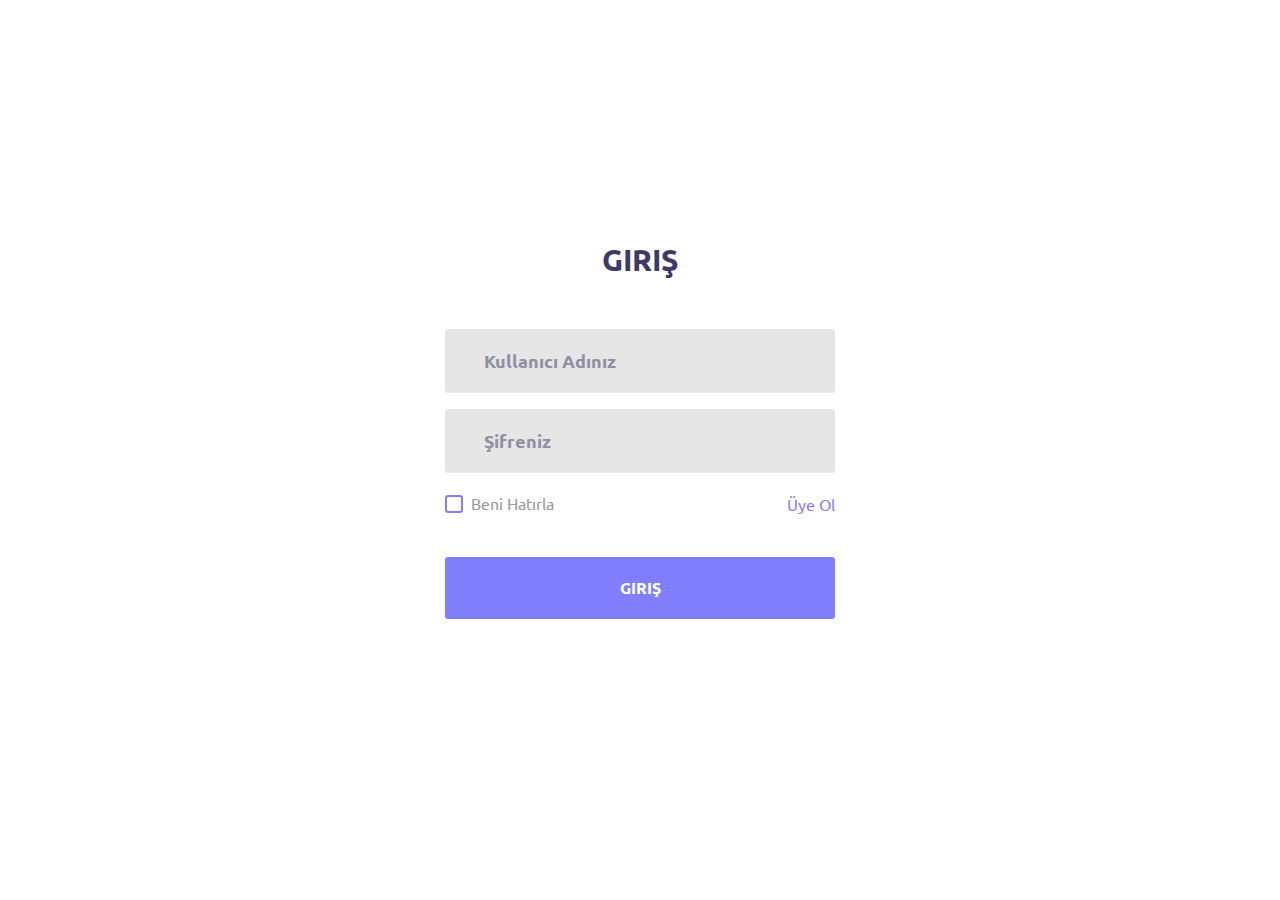
<file: Beauty Center Appointment System/front-end/2021GüzellikProjesi/Güzellik Randevü Sistemi/login-form-v10/Login_v10/login_index.html>
<!DOCTYPE html>
<html lang="en">

<head>
	<title>Login V10</title>
	<meta charset="UTF-8">
	<meta name="viewport" content="width=device-width, initial-scale=1">
	<!--===============================================================================================-->
	<link rel="icon" type="image/png" href="images/icons/favicon.ico" />
	<!--===============================================================================================-->
	<link rel="stylesheet" type="text/css" href="vendor/bootstrap/css/bootstrap.min.css">
	<!--===============================================================================================-->
	<link rel="stylesheet" type="text/css" href="fonts/font-awesome-4.7.0/css/font-awesome.min.css">
	<!--===============================================================================================-->
	<link rel="stylesheet" type="text/css" href="fonts/Linearicons-Free-v1.0.0/icon-font.min.css">
	<!--===============================================================================================-->
	<link rel="stylesheet" type="text/css" href="vendor/animate/animate.css">
	<!--===============================================================================================-->
	<link rel="stylesheet" type="text/css" href="vendor/css-hamburgers/hamburgers.min.css">
	<!--===============================================================================================-->
	<link rel="stylesheet" type="text/css" href="vendor/animsition/css/animsition.min.css">
	<!--===============================================================================================-->
	<link rel="stylesheet" type="text/css" href="vendor/select2/select2.min.css">
	<!--===============================================================================================-->
	<link rel="stylesheet" type="text/css" href="vendor/daterangepicker/daterangepicker.css">
	<!--===============================================================================================-->
	<link rel="stylesheet" type="text/css" href="css/util.css">
	<link rel="stylesheet" type="text/css" href="css/main.css">
	<!--===============================================================================================-->
</head>

<body>
	<div class="limiter">
		<div class="container-login100">
			<div class="wrap-login100 p-t-50 p-b-90">
				<form action="/log" method="post" class="login100-form validate-form flex-sb flex-w">
					<span class="login100-form-title p-b-51">
						Giriş
					</span>


					<div class="wrap-input100 validate-input m-b-16" data-validate="Username is required">
						<input class="input100" type="text" name="username" placeholder="Kullanıcı Adınız">
						<span class="focus-input100"></span>
					</div>


					<div class="wrap-input100 validate-input m-b-16" data-validate="Password is required">
						<input class="input100" type="password" name="pass" placeholder="Şifreniz">
						<span class="focus-input100"></span>
					</div>

					<div class="flex-sb-m w-full p-t-3 p-b-24">
						<div class="contact100-form-checkbox">
							<input class="input-checkbox100" id="ckb1" type="checkbox" name="remember-me">
							<label class="label-checkbox100" for="ckb1">
								Beni Hatırla
							</label>
						</div>

						<div>
							<a href="uyelik.html" class="txt1">
								Üye Ol
							</a>
						</div>
					</div>

					<div class="container-login100-form-btn m-t-17">

						<!--Müsteri.html gidilecek-->
						<button class="login100-form-btn">
							Giriş
						</button>
					</div>

				</form>
			</div>
		</div>
	</div>


	<div id="dropDownSelect1"></div>

	<!--===============================================================================================-->
	<script src="vendor/jquery/jquery-3.2.1.min.js"></script>
	<!--===============================================================================================-->
	<script src="vendor/animsition/js/animsition.min.js"></script>
	<!--===============================================================================================-->
	<script src="vendor/bootstrap/js/popper.js"></script>
	<script src="vendor/bootstrap/js/bootstrap.min.js"></script>
	<!--===============================================================================================-->
	<script src="vendor/select2/select2.min.js"></script>
	<!--===============================================================================================-->
	<script src="vendor/daterangepicker/moment.min.js"></script>
	<script src="vendor/daterangepicker/daterangepicker.js"></script>
	<!--===============================================================================================-->
	<script src="vendor/countdowntime/countdowntime.js"></script>
	<!--===============================================================================================-->
	<script src="js/main.js"></script>

</body>

</html>
</file>
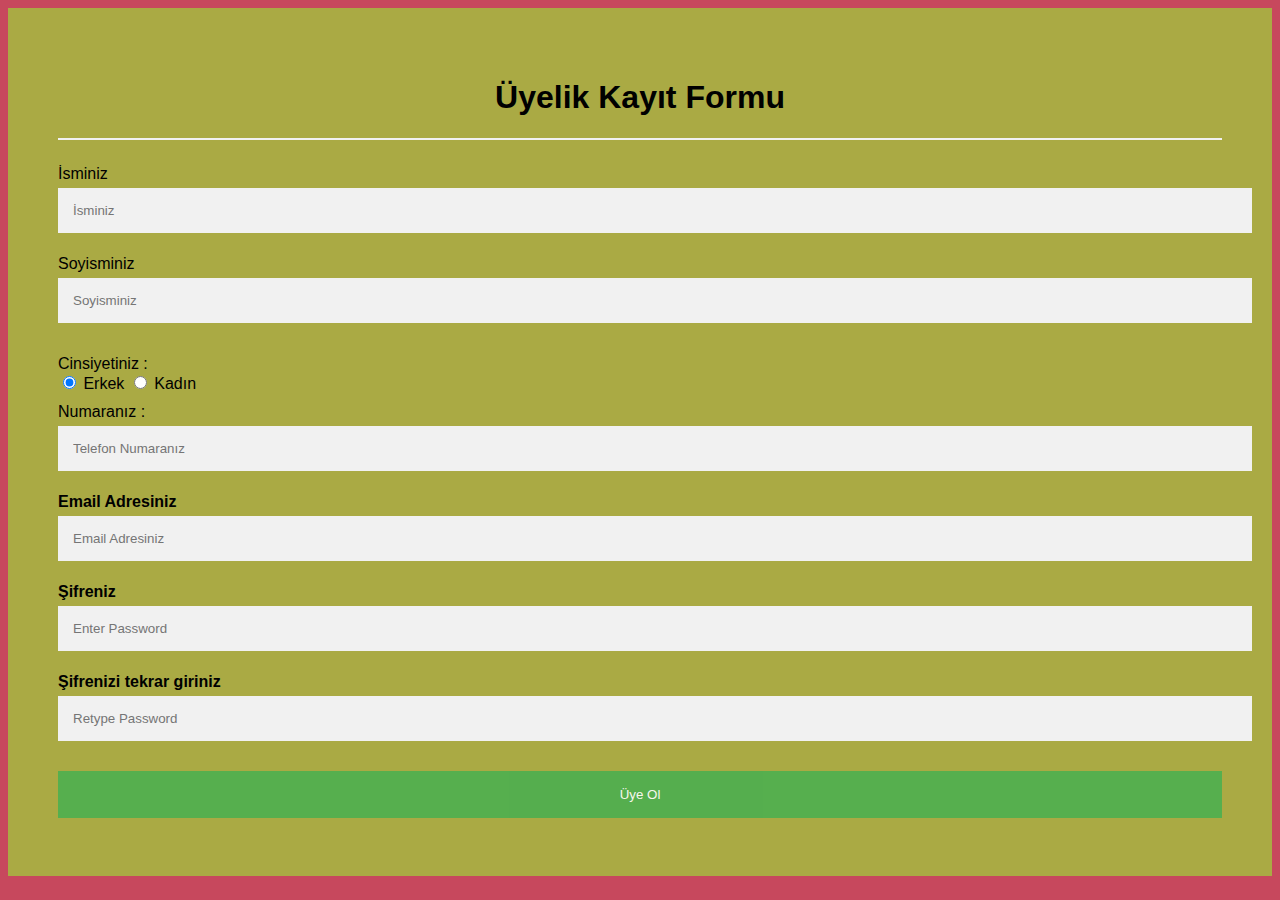
<file: Beauty Center Appointment System/front-end/2021GüzellikProjesi/Güzellik Randevü Sistemi/login-form-v10/Login_v10/uyelik.html>
<!DOCTYPE html>  
<html>  
<head>  
<meta name="viewport" content="width=device-width, initial-scale=1">  
<style>  
body{  
  font-family: Calibri, Helvetica, sans-serif;  
  background-color: rgb(199, 72, 93);  
}  
.container {  
    padding: 50px;  
  background-color: #AAAA44;  
}  
  
input[type=text], input[type=password], textarea {  
  width: 100%;  
  padding: 15px;  
  margin: 5px 0 22px 0;  
  display: inline-block;  
  border: none;  
  background: #f1f1f1;  
}  
input[type=text]:focus, input[type=password]:focus {  
  background-color: orange;  
  outline: none;  
}  
 div {  
            padding: 10px 0;  
         }  
hr {  
  border: 1px solid #f1f1f1;  
  margin-bottom: 25px;  
}  
.registerbtn {  
  background-color: #4CAF50;  
  color: white;  
  padding: 16px 20px;  
  margin: 8px 0;  
  border: none;  
  cursor: pointer;  
  width: 100%;  
  opacity: 0.9;  
}  
.registerbtn:hover {  
  opacity: 1;  
}  

.gender-format {
  margin-left: 0px;
}

</style>  
</head>  
<body>  
<form action="login_index.html">  
  <div class="container">  
  <center>  <h1> Üyelik Kayıt Formu</h1> </center>  
  <hr>  
<label> İsminiz </label>   
<input type="text" name="firstname" placeholder= "İsminiz" size="15" required />   
<label> Soyisminiz </label>    
<input type="text" name="lastname" placeholder="Soyisminiz" size="15"required />   
 <!--<div>  
<label>   
Course :  
</label>   
 
<select>  
    
    <option value="	ADANA	">	ADANA	</option>
    <option value="	ADIYAMAN	">	ADIYAMAN	</option>
    <option value="	AFYONKARAHİSAR	">	AFYONKARAHİSAR	</option>
    <option value="	AĞRI	">	AĞRI	</option>
    <option value="	AMASYA	">	AMASYA	</option>
    <option value="	ANKARA	">	ANKARA	</option>
    <option value="	ANTALYA	">	ANTALYA	</option>
    <option value="	ARTVİN	">	ARTVİN	</option>
    <option value="	AYDIN	">	AYDIN	</option>
    <option value="	BALIKESİR	">	BALIKESİR	</option>
    <option value="	BİLECİK	">	BİLECİK	</option>
    <option value="	BİNGÖL	">	BİNGÖL	</option>
    <option value="	BİTLİS	">	BİTLİS	</option>
    <option value="	BOLU	">	BOLU	</option>
    <option value="	BURDUR	">	BURDUR	</option>
    <option value="	BURSA	">	BURSA	</option>
    <option value="	ÇANAKKALE	">	ÇANAKKALE	</option>
    <option value="	ÇANKIRI	">	ÇANKIRI	</option>
    <option value="	ÇORUM	">	ÇORUM	</option>
    <option value="	DENİZLİ	">	DENİZLİ	</option>
    <option value="	DİYARBAKIR	">	DİYARBAKIR	</option>
    <option value="	EDİRNE	">	EDİRNE	</option>
    <option value="	ELAZIĞ	">	ELAZIĞ	</option>
    <option value="	ERZİNCAN	">	ERZİNCAN	</option>
    <option value="	ERZURUM	">	ERZURUM	</option>
    <option value="	ESKİŞEHİR	">	ESKİŞEHİR	</option>
    <option value="	GAZİANTEP	">	GAZİANTEP	</option>
    <option value="	GİRESUN	">	GİRESUN	</option>
    <option value="	GÜMÜŞHANE	">	GÜMÜŞHANE	</option>
    <option value="	HAKKARİ	">	HAKKARİ	</option>
    <option value="	HATAY	">	HATAY	</option>
    <option value="	ISPARTA	">	ISPARTA	</option>
    <option value="	MERSİN	">	MERSİN	</option>
    <option value="	İSTANBUL	">	İSTANBUL	</option>
    <option value="	İZMİR	">	İZMİR	</option>
    <option value="	KARS	">	KARS	</option>
    <option value="	KASTAMONU	">	KASTAMONU	</option>
    <option value="	KAYSERİ	">	KAYSERİ	</option>
    <option value="	KIRKLARELİ	">	KIRKLARELİ	</option>
    <option value="	KIRŞEHİR	">	KIRŞEHİR	</option>
    <option value="	KOCAELİ	">	KOCAELİ	</option>
    <option value="	KONYA	">	KONYA	</option>
    <option value="	KÜTAHYA	">	KÜTAHYA	</option>
    <option value="	MALATYA	">	MALATYA	</option>
    <option value="	MANİSA	">	MANİSA	</option>
    <option value="	KAHRAMANMARAŞ	">	KAHRAMANMARAŞ	</option>
    <option value="	MARDİN	">	MARDİN	</option>
    <option value="	MUĞLA	">	MUĞLA	</option>
    <option value="	MUŞ	">	MUŞ	</option>
    <option value="	NEVŞEHİR	">	NEVŞEHİR	</option>
    <option value="	NİĞDE	">	NİĞDE	</option>
    <option value="	ORDU	">	ORDU	</option>
    <option value="	RİZE	">	RİZE	</option>
    <option value="	SAKARYA	">	SAKARYA	</option>
    <option value="	SAMSUN	">	SAMSUN	</option>
    <option value="	SİİRT	">	SİİRT	</option>
    <option value="	SİNOP	">	SİNOP	</option>
    <option value="	SİVAS	">	SİVAS	</option>
    <option value="	TEKİRDAĞ	">	TEKİRDAĞ	</option>
    <option value="	TOKAT	">	TOKAT	</option>
    <option value="	TRABZON	">	TRABZON	</option>
    <option value="	TUNCELİ	">	TUNCELİ	</option>
    <option value="	ŞANLIURFA	">	ŞANLIURFA	</option>
    <option value="	UŞAK	">	UŞAK	</option>
    <option value="	VAN	">	VAN	</option>
    <option value="	YOZGAT	">	YOZGAT	</option>
    <option value="	ZONGULDAK	">	ZONGULDAK	</option>
    <option value="	AKSARAY	">	AKSARAY	</option>
    <option value="	BAYBURT	">	BAYBURT	</option>
    <option value="	KARAMAN	">	KARAMAN	</option>
    <option value="	KIRIKKALE	">	KIRIKKALE	</option>
    <option value="	BATMAN	">	BATMAN	</option>
    <option value="	ŞIRNAK	">	ŞIRNAK	</option>
    <option value="	BARTIN	">	BARTIN	</option>
    <option value="	ARDAHAN	">	ARDAHAN	</option>
    <option value="	IĞDIR	">	IĞDIR	</option>
    <option value="	YALOVA	">	YALOVA	</option>
    <option value="	KARABÜK	">	KARABÜK	</option>
    <option value="	KİLİS	">	KİLİS	</option>
    <option value="	OSMANİYE	">	OSMANİYE	</option>
    <option value="	DÜZCE	">	DÜZCE	</option>
    
</select>
</div>    -->
<div class="gender-format" >
  <label>
    Cinsiyetiniz :
  </label><br>
  <input type="radio" value="Erkek" name="gender" checked> Erkek
  <input type="radio" value="Kadın" name="gender"> Kadın
</div>
<label>   
Numaranız :  
</label>  

<input type="text" name="phone" placeholder="Telefon Numaranız" size="10"/ required>   

 <label for="email"><b>Email Adresiniz</b></label>  
 <input type="text" placeholder="Email Adresiniz" name="email" required>  
  
    <label for="psw"><b>Şifreniz</b></label>  
    <input type="password" placeholder="Enter Password" name="psw" required>  
  
    <label for="psw-repeat"><b>Şifrenizi tekrar giriniz</b></label>  
    <input type="password" placeholder="Retype Password" name="psw-repeat" required>  

    <!-- login_index. html sayfasına gidilecek -->
    <button type="submit" class="registerbtn" >Üye Ol</button>    
</form>  
</body>  
</html>
</file>
<file: Beauty Center Appointment System/front-end/2021GüzellikProjesi/Güzellik Randevü Sistemi/css/style.css>
/*
Author URI: http://webthemez.com/
Note: 
Licence under Creative Commons Attribution 3.0 
-------------------------------------------------------*/

@charset "utf-8";
@import url(http://fonts.googleapis.com/css?family=Raleway:800,700,400);
@import url(http://fonts.googleapis.com/css?family=Signika:400,600);
@import url('https://fonts.googleapis.com/css2?family=Nanum+Gothic&display=swap');

/* Reset
---------------------------------*/

/* 448844  background color */



div.elem-group {
    margin: 20px 0;
  }
  
  div.elem-group.inlined {
    width: 49%;
    display: inline-block;
    float: left;
    margin-left: 1%;
    
  }


  div.elem-group label{
    color:#f5f5f5;
    
  }
  
  label {
    display: block;
    font-family: 'Nanum Gothic';
    padding-bottom: 10px;
    font-size: 1.25em;
  }
  
  input, select, textarea {
    border-radius: 2px;
    border: 2px solid #777;
    box-sizing: border-box;
    font-size: 1.25em;
    font-family: 'Nanum Gothic';
    width: 100%;
    padding: 10px;
  }
  
  div.elem-group.inlined input {
    width: 95%;
    display: inline-block;
  }
  
  textarea {
    height: 250px;
  }
  
  hr {
    border: 1px dotted #ccc;
  }
  
  button {
    height: 50px;
    background: orange;
    border: none;
    color: white;
    font-size: 1.25em;
    font-family: 'Nanum Gothic';
    border-radius: 4px;
    cursor: pointer;
  }
  
  button:hover {
    border: 2px solid black;
  }

ul {
    list-style: none;
    display: block;
    list-style-type: disc;
    margin-top: 1em;
    margin-bottom: 1 em;
    margin-left: 0;
    margin-right: 0;
    padding-left: 40px;
}

.figure {
    margin: 0px;
}

img {
    max-width: 100%;
}

a, a:hover, a:active {
    outline: 0px !important;
	text-decoration:none;
}
.clear {
    clear: both;
    display: block;
    overflow: hidden;
    visibility: hidden;
    width: 0;
    height: 0;
}
.clearfix:before,
.clearfix:after {
    content: '\0020';
    display: block;
    overflow: hidden;
    visibility: hidden;
    width: 0;
    height: 0;
}

.clearfix:after {
    clear: both;
}

/*carousel*/
.carousel-fade .carousel-inner .item {
  transition-property: opacity;
}
.carousel-fade .carousel-inner .item,
.carousel-fade .carousel-inner .active.left,
.carousel-fade .carousel-inner .active.right {
  opacity: 0;
}
.carousel-fade .carousel-inner .active,
.carousel-fade .carousel-inner .next.left,
.carousel-fade .carousel-inner .prev.right {
  opacity: 1;
}
.carousel-fade .carousel-inner .next,
.carousel-fade .carousel-inner .prev,
.carousel-fade .carousel-inner .active.left,
.carousel-fade .carousel-inner .active.right {
  left: 0;
  transform: translate3d(0,0,0);
}
.carousel-fade .carousel-control {
  z-index: 2;
}
.carousel,
.carousel-inner,
.carousel-inner .item {
  height: 100%;
}
.quote {
    text-align: center;
}
.caption {
position: absolute;
  
top: 64%;
  right: 0;
  padding: 25px; 
  padding-left: 25px; 
  left: 0;
}
.carousel-fade .carousel-control {
  z-index: 2;
  font-size: 90px;
  padding-top: 17%;
  bottom: 0;
  position: absolute;
}
.carousel-indicators li {
  background-color: rgba(0,0,0,0);
  border: 1px solid #6cf04b;
  border-radius: 0;
}
.carousel-indicators .active {
  background-color: #448844;
}
.caption h2{
color: #FFFFFF;
line-height:45px;
font-size: 50px;
font-weight: 600;}
.caption strong { 
  font-size: 26px;
}

/* Common style */
.grid figure {
	position: relative;
	float: left;
	overflow: hidden;
	margin: 10px 1%;
	min-width: 320px;
	max-width: 480px;
	max-height: 360px;
	width: 48%;
	background: #3085a3;
	text-align: center;
	cursor: pointer;
}

.grid figure img {
	position: relative;
	display: block;
	min-height: 100%;
	max-width: 100%;
	opacity: 0.8;
}

.grid figure figcaption {
	padding: 2em;
	color: #fff;
	text-transform: uppercase;
	font-size: 1.25em;
	-webkit-backface-visibility: hidden;
	backface-visibility: hidden;
}

.grid figure figcaption::before,
.grid figure figcaption::after {
	pointer-events: none;
}

.grid figure figcaption,
.grid figure figcaption > a {
	position: absolute;
	top: 0;
	left: 0;
	width: 100%;
	height: 100%;
}

/* Anchor will cover the whole item by default */
/* For some effects it will show as a button */
.grid figure figcaption > a {
	z-index: 1000;
	text-indent: 200%;
	white-space: nowrap;
	font-size: 0;
	opacity: 0;
}

.grid figure h2 {
	word-spacing: -0.15em;
	font-weight: 300;
}

.grid figure h2 span {
	font-weight: 800;
}

.grid figure h2,
.grid figure p {
	margin: 0;
}

.grid figure p {
	letter-spacing: 1px;
	font-size: 68.5%;
}

/*---------------*/
/***** Oscar *****/
/*---------------*/

figure.effect-oscar {
	/* background: -webkit-linear-gradient(45deg, #22682a 0%, #9b4a1b 40%, #3a342a 100%); */
	background: linear-gradient(45deg, #22682a 0%,#9b4a1b 40%,#3a342a 100%);
}

figure.effect-oscar img {
	opacity: 0.9;
	-webkit-transition: opacity 0.35s;
	transition: opacity 0.35s;
}

figure.effect-oscar figcaption {
	padding: 3em;
	background-color: rgba(60, 17, 45, 0.37);
	-webkit-transition: background-color 0.35s;
	transition: background-color 0.35s;
}

figure.effect-oscar figcaption::before {
	position: absolute;
	top: 30px;
	right: 30px;
	bottom: 30px;
	left: 30px;
	border: 1px solid #fff;
	content: '';
}

figure.effect-oscar h2 {
	margin: 20% 0 10px 0;
	-webkit-transition: 
	
	
	
	
	
	
	-webkit-transform 0.35s;
	transition: transform 0.35s;
	-webkit-transform: translate3d(0,100%,0);
	transform: translate3d(0,100%,0);
	color: #F5F5F5;
}

figure.effect-oscar figcaption::before,
figure.effect-oscar p {
	opacity: 0;
	-webkit-transition: opacity 0.35s, -webkit-transform 0.35s;
	transition: opacity 0.35s, transform 0.35s;
	-webkit-transform: scale(0);
	transform: scale(0);
}

figure.effect-oscar:hover h2 {
	-webkit-transform: translate3d(0,0,0);
	transform: translate3d(0,0,0);
	color: #FFFFFF;
}

figure.effect-oscar:hover figcaption::before,
figure.effect-oscar:hover p {
	opacity: 1;
	-webkit-transform: scale(1);
	transform: scale(1);
	color:#fff;
}

figure.effect-oscar:hover figcaption {
	background-color: rgba(58,52,42,0);
}

figure.effect-oscar:hover img {
	opacity: 0.4;
}

/* Styles
---------------------------------*/
body {
    background: #fff;
    font-family: 'Open Sans', sans-serif;
    font-size: 14px;
    font-weight: normal;
    color: #888888;
    margin: 0 auto;
    
}

h2 {
    font-size: 38px;
    color: #222222;
    font-family: 'Raleway', sans-serif;
    font-weight: normal;
    margin: 0px 0 25px 0;
    text-align: center;
    text-transform: uppercase;
}

h3 {
    font-family: 'Open Sans', sans-serif;
    font-weight: 600;
    color: #222222;
    font-size: 18px;
    margin: 0 0 5px 0;
}

h6 {
    font-size: 16px;
    color: #FFFFFF;
    font-family: 'Open Sans', sans-serif;
    font-weight: 400;
    text-align: center;
    margin: 0 0 60px 0;
}

p {
    line-height: 24px;
    margin: 0;
}

/* Header Styles
---------------------------------*/

#header_wrapper {
    background: #448844;
    padding: 15px 0px;
    position: relative;
    border-top: 2px solid #fff;
}

.header_box {
    position: relative;
    /* z-index: 9999999999999999999999999999999999; */
}

.logo a{
    float: left;
	
    font-size: 28px;
    line-height: 50px;
    color: #FF6C71;
}

.res-nav_click {
    display: none;
}
	

/* Nav Styles
---------------------------------*/
.navbar-inverse {
    background-color: transparent;
    border-color: transparent;
}

.navbar {
    border: 0px solid #fff;
    min-height: 40px;
    margin-bottom: 0px;
}

.navbar-inverse .navbar-nav > li > a {
    color: #F7F7F7;
    font-weight: 600;
}

.navStyle {
    float: right;
}

.navStyle ul {
    list-style: none;
    padding: 0px;
}

.navStyle ul li {
    display: inline-block;
    margin: 0 5px;
}

.navStyle ul li:first-child {
	/*margin:0px;*/
}

.navStyle ul li:last-child {
    margin: 0 0 0 23px;
}

.navStyle ul li a {
    display: block;
    font-size: 15px;
    color: #222222;
    font-family: 'Raleway', sans-serif;
    text-decoration: none;
    text-transform: uppercase;
    font-weight: 400;
    transition: all 0.2s ease-in-out;
    -moz-transition: all 0.2s ease-in-out;
    -webkit-transition: all 0.2s ease-in-out;
}

.navStyle ul li a:hover {
    color: #ED5441;
}

.navStyle > li > a:hover, .nav > li > a:focus {
    text-decoration: none;
    color: #ED5441;
    background-color: transparent;
}

.navbar-inverse .navbar-nav > li > a:hover, .navbar-inverse .navbar-nav > li > a:focus {
    color: #FFFFFF;
    background-color: transparent;
}

.navbar-inverse .navbar-nav > .active > a, .navbar-inverse .navbar-nav > .active > a:hover, .navbar-inverse .navbar-nav > .active > a:focus {
    color: #FFD688;
    background-color: transparent;
    border-radius: 4px;
}

.navStyle > li.active > a,
.navStyle > li.active > a:hover {
    text-decoration: none;
    color: #ED5441;
    background-color: transparent;
}

.borderLeft {
    border-left: 1px solid #DADADA;
}

.borderTop {
    margin-top: 30px;
    border-top: 1px solid #DADADA;
}

.mrgTop {
    margin-top: 30px;
}

.text-center {
  text-align: center;
}
#head {
  background: #f4f4f4 url(../img/bg_head.jpg) top center;
  background-size: cover;
  color: #7C7C7C;
  padding: 120px 0;
}
#head img.img-circle {
  display: block;
  width: 140px;
  height: 140px;
  overflow: hidden;
  border: 8px dotted rgba(255, 255, 255, 0.23);
  margin: 0 auto 20px;
  box-shadow: 0px 2px 4px rgba(0, 0, 0, 0.18);
}
#head .title {
  font-family: Alice, Georgia, serif;
  font-size: 49px;
  font-size: 3.0625rem;
}
#head .title a {
  text-decoration: none;
  color: #333333;
}
#head .tagline {
  display: block;
  font-size: 14px;
  font-size: 0.875rem;
  line-height: 1.2em;
  color: #7C7C7C;
  margin: 5px 0 0;
}
#head .tagline b {
  font-weight: normal;
}
#head .tagline a {
  color: #5E5E5E;
}
.home #head {
  padding: 90px 0;
}
.home #head .title {
  font-size: 49px;
  font-size: 3.0625rem;
}
.home #head .tagline {
  font-size: 16px;
  font-size: 1rem;
  margin: 15px 0 0;
}

/* Top_content
---------------------------------*/

.top_cont_outer {
    background: #ED5441;
    position: relative; 
    background: url('../img/main2.jpg') no-repeat;
	background-size: cover; 
}

.hero_section {
    position: relative;
    padding-top: 72px;
}
.hero_wrapper {
background: rgba(10, 21, 37, 0.69);
height: 650px;
}
.white_pad {
    position: relative;
    right: 0px;
    bottom: 0px;
}

.white_pad img {
    position: absolute;
    right: 0px;
    bottom: 0px;
}

.top_left_cont {
    padding: 15px 0;
}

.top_left_cont h3 {
    font-size: 16px;
    color: #f56eab;
    margin: 0 0 20px 0;
    text-align: left;
    font-weight: 700;
}

.top_left_cont h2 {
    font-size: 36px;
    color: #FFF;
    line-height: 58px;
    margin: 0 0 26px 0;
    font-family: 'Raleway', sans-serif;
    text-align: center;
    text-transform: capitalize;
}

.top_left_cont h2 strong {
    font-weight: 400;
	
    color: #FFFFFF;
    font-size: 28px;
    text-transform: capitalize;
}

.top_left_cont p {
font-size: 18px;
color: #FFFFFF;
margin: 0 0 30px 0;
line-height: 33px;
text-align: center;
font-weight: normal;
font-size: 20px;
/* font-weight: 300; */
text-align: center;
letter-spacing: 1px;
}

a.read_more, a.read_more2 {
    font-family: 'Raleway', sans-serif;
    display: block;
    font-size: 20px;
    width: 178px;
    height: 46px;
    line-height: 46px;
    border-radius: 3px;
    text-align: center;
    text-transform: uppercase;
    font-weight: 400;
    transition: all 0.2s ease-in-out;
    -moz-transition: all 0.2s ease-in-out;
    -webkit-transition: all 0.2s ease-in-out;
    background: transparent;
    color: #fff;
    border: 1px solid #fff;
	margin:0 auto;
    text-transform: capitalize;
}
a.read_more{
	 color: #3C3C3C;
	 border: 1px solid #3C3C3C;
}
a.read_more2:hover, a.read_more:hover {
    background: #FFFFFF;
    color: #F74C4C;
    border: 1px solid #FFFFFF;
}
a.read_more:hover {
    background: #fff;
    color: #ED5441;
    border: 1px solid #ED5441;
}

div#main-nav {
  width: 100%;
  text-align: center;
}	
.navbar-nav {
  width: 100%;
}
.navbar-nav>li {
  float: initial !important;
}





/* Services
---------------------------------*/

#service {
    padding: 60px 0px;
    background: #448844;
}
#service h2{
  color: #fff;

}
.service_wrapper {
    padding: 40px 0 40px;
}

.service_section {
}

.service_block {
    text-align: center;
    padding-left: 15px;
    padding-right: 15px; 
	position: relative;
}

.service_icon {  
    width: 90px;
    height: 85px;
    margin: 0px auto 25px; 
}

 

.service_icon span {
    background: transparent;
    display: block;
    height: 95px;
    width: 95px;
    /* border: 1px solid #FFFFFF; */
    border-radius: 50%;
    padding: 6px 0 0;
    background-color: #A92178;
}

.service_icon i {
  color: #FEE16F;
font-size: 40px;
margin-top: 0;
position: relative;
top: 20px;
z-index: 20;
display: block;
text-align: center;
}

.service_block h3 {
    font-family: 'Raleway', sans-serif;
    font-weight: 600;
    font-size: 25px;
    color: #fff;
margin: 35px 0 15px; 
}
#service h6{
color:#fff;
}
.service_block p {
    font-size: 16px;
    color: #FFC0E8;
    margin: 0 0 35px 0;
}
	


/* Latest Work
---------------------------------*/


#work_outer {
    background: #f9f9f9;
    padding: 70px 0px;
    position: relative;
}

.work_pic {
    position: absolute;
    right: 0;
    top: 25%;
    width: 50%;
}

.inner_section {
    padding: 0px;
}

.service-list {
    padding: 0 0 0 0;
    font-size: 14px;
    margin-bottom: 40px;
}

.service-list-col1 {
    float: left;
    width: 60px;
    text-align: center;
}

.service-list-col1 i {
    
    color: #888;
    font-size: 19px;
    font-style: normal;
    line-height: 20px;
}

.service-list-col2 {
    overflow: hidden;
}

.page_section.alabaster {
    background: #fafafa;
}

.work_bottom {
    padding: 20px 0 0 0px;
}

.work_bottom span {
    font-size: 18px;
    color: #333333;
    display: block;
    margin: 0 0 20px 0;
}

a.contact_btn {
    background: #fff;
    text-transform: uppercase;
    display: block;
    width: 176px;
    height: 49px;
    text-align: center;
    line-height: 49px;
    font-size: 16px;
    color: #ED5441;
    border-radius: 3px;
    font-family: 'Raleway', sans-serif;
    font-weight: 600;
    border: 2px solid #ED5441;
    transition: all 0.2s ease-in-out;
    -moz-transition: all 0.2s ease-in-out;
    -webkit-transition: all 0.2s ease-in-out;
}

a.contact_btn:hover {
    background: #ED5441;
    color: #fff;
}

.input-text {
    background: transparent;
}


/* Portfolio
---------------------------------*/


#Portfolio {
    padding: 60px 0px;
}

.Portfolio-nav {
    padding: 0;
    margin: 0 0 45px 0;
    list-style: none;
    text-align: center;
}

.Portfolio-nav li {
    margin: 0 10px;
    display: inline;
}

.Portfolio-nav li a {
    display: inline-block;
    padding: 10px 22px;
    font-size: 12px;
    line-height: 20px;
    color: #222222;
    border-radius: 4px;
    text-transform: uppercase;
    background: #f7f7f7;
    margin-bottom: 5px;
    transition: all 0.3s ease-in-out;
    -moz-transition: all 0.3s ease-in-out;
    -webkit-transition: all 0.3s ease-in-out;
}

.Portfolio-nav li a:hover {
    background: #ED5441;
    color: #fff;
    text-decoration: none;
}

.portfolioContainer {
    margin: 0 auto;
    padding-left: 15px;
    width: auto !important;
}

.Portfolio-box {
    text-align: center;
    width: 350px;
    overflow: hidden;
    float: left;
    padding: 12px 0px;
}

.Portfolio-box img {
    transition: all 0.3s ease-in-out;
    -moz-transition: all 0.3s ease-in-out;
    -webkit-transition: all 0.3s ease-in-out;
}

.Portfolio-box img:hover {
    opacity: 0.6;
}

.Portfolio-nav li a.current {
    background: #ED5441;
    color: #fff;
    text-decoration: none;
}

img {
    max-width: 100%;
}

/* no transition on .isotope container */

.isotope .isotope-item {
  /* change duration value to whatever you like */
    -webkit-transition-duration: 0.6s;
    -moz-transition-duration: 0.6s;
    transition-duration: 0.6s;
}

.isotope .isotope-item {
    -webkit-transition-property: -webkit-transform, opacity;
    -moz-transition-property: -moz-transform, opacity;
    transition-property: transform, opacity;
}

.page_section.paddind {
    padding-bottom: 60px;
}


/* Happy Clients
---------------------------------*/



#clients {
    padding: 60px 0px;
}

.client_area {
    width: 960px;
    margin: 0px auto;
}

.client_section {
    padding: 35px 0 0 0;
}

.client_section.btm {
    padding: 20px 0 0 0;
}

.client_profile {
    float: left;
    text-align: center;
}

.client_profile.flt {
    float: right;
}

.client_profile_pic {
    border-radius: 50%;
    border: 2px solid #f5f5f5;
    margin: 0 0 15px 0;
    width: 220px;
    height: 220px;
}

.client_profile_pic img {
    border-radius: 50%;
    border: 3px solid #f5f5f5;
}

.client_profile h3 {
    font-size: 18px;
    color: #49b5e7;
    margin: 0 0 0 0;
}

.client_profile span {
    display: block;
    font-size: 16px;
    color: #888888;
}

/* Clients
---------------------------------*/


.client_logos {
    background: #F5F5F5;
    padding: 60px 0;
    margin-top: 60px;
}

.client_logos ul {
    padding: 0;
    margin: 0;
    list-style: none;
    text-align: center;
}

.client_logos ul li {
    display: inline;
    margin: 0 25px;
}

.client_logos ul a {
    display: inline-block;
    margin: 0 20px;
}

.page_section.team {
    padding: 60px 0;
}

.page_section.team h6 {
    margin-bottom: 40px;
}

/* About Us
--------------------------- */
 
.aboutUs-container {
background-repeat: no-repeat;
background-position: right;
background-size: auto 100%;
background-position-y: 70px;
}
#about-us, h2, h3, h6, p {
/* color: #0A1525; */
}
#about-us .read-more{
	border: 1px solid #ED5441;
	color: #1a1a1a;
}

#about-us .read-more:hover{
	background-color: #e74c3c;
	border: 1px solid #e74c3c;
	color: #fff;
}
.about-us-post-container{
	background-repeat: no-repeat;
	background-position: right;
	background-size: auto 100%;
}
.about-us{ 
}
.about-us h3{
	font-size:28px;
}
.points{ 
	margin-bottom: 10px;
	font-size:14px;
	padding-left:0px;
}
.about-us p{
	/*font-size: 0.9375em;*/
	line-height: 1.625em;
	padding: 15px 0;
}
.about-us .about-us-list{
	list-style: none;
	margin-bottom: 20px;
	padding-left:0px;
	padding: 25px 25px 15px;
	background-color: #EDEDED;
}

.about-us .points{
	position: relative;
	list-style-type: none;
	padding: 5px 0 5px 30px;
	color: #010100;
}

.about-us .points:before{
	content: "\f058";
	position: absolute;
	font-family: FontAwesome;
	font-size: 1.125em;
	color: #448844;
	left: 0px;
	top: 3px;
}

.about-us-link a:first-child{
	margin-left: 0;
}


/* Team
---------------------------------*/
.team_section {
    max-width: 993px;
    margin: 0 auto;
}

.team_area {
    width: 30.66%;
    margin-right: 3.82979%; 
    overflow: hidden;
    text-align: center;
    float: left;
}

.team_area span {
    margin-bottom: 24px;
    display: block;
}

.team_area:nth-of-type(3n+0) {
    margin: 0;
}

.team_box {
    width: auto;
    height: auto;
    position: relative;
    border-radius: 50%;
    margin: 0px 3px 25px 3px;
}
/*
.team_box_shadow {
    transition: all 0.3s ease-in-out;
    -moz-transition: all 0.3s ease-in-out;
    -webkit-transition: all 0.3s ease-in-out;
    position: absolute;
    width: 100%;
    height: 26%;
    z-index: 10;
    bottom: 0px;
} */

.team_box_shadow a {
    display: block;
    width: 100%;
    height: 100%; 
}

.team_box:hover .team_box_shadow {
    box-shadow: inset  0px 0px 0px 148px rgba(17,17,17,0.80);
}

.team_box:hover ul {
    display: block;
    opacity: 1;
}

.team_box img {
    display: block;
    border-radius: 0%;
    width: 90%;
    margin: 0 auto;
}

.team_box ul {
    display: block;
    padding: 0;
    margin: 0;
    list-style: none;
    position: absolute;
    left: 0;
    top: 88%;
    width: 100%;
    text-align: center;
    margin-top: -14px;
    z-index: 15;
    transition: all 0.6s ease-in-out;
    -moz-transition: all 0.6s ease-in-out;
    -webkit-transition: all 0.6s ease-in-out;
}

.team_box ul li {
    display: inline-block;
    margin: 0 11px;
	width: 34px; 
border-radius: 50%;
background: #fff;
padding: 10px 0 4px;
margin-bottom: 5px;
}

.team_box ul li a { 
    display: inline-block;
    font-size: 18px;
    color: #232323;
    transition: all 0.3s ease-in-out;
    -moz-transition: all 0.3s ease-in-out;
    -webkit-transition: all 0.3s ease-in-out;
}

.team_box ul li a:hover, .team_box ul li a:focus {
    text-decoration: none;
}

.team_box ul li a.fa-twitter:hover {
    color: #55acee;
}

.team_box ul li a.fa-facebook:hover {
    color: #3b5998;
}

.team_box ul li a.fa-pinterest:hover {
    color: #cb2026;
}

.team_box ul li a.fa-google-plus:hover {
    color: #dd4b39;
}
 .img-circle {
border-radius: 50%;
}
.centered {
text-align: center;
/* background: #0A1525; */
}
#team .fa {
width: 30px;
height: 30px;
margin: 0 3px;
border-radius: 100%;
font-size: 15px;
line-height: 30px;
outline: 0;
color: #fff;
background-color: #F5F5F5;
-webkit-transition: all .3s;
-moz-transition: all .3s;
transition: all .3s;
}
#aboutUs {
    padding: 60px 0;
    background: #fff;
}

/* Contact
---------------------------------*/
.page_section.contact {
    padding: 90px 0 100px;
}
 
.contact_section {
    margin: 0 0 60px 0;
}

.contact_section h2 {
    font-size: 40px;
    color: #ffffff;
    margin: 0 0 50px 0;
    text-transform: uppercase;
}

.contact_block {
    text-align: center;
}

.contact_block_icon {
    border-radius: 50%;
    height: 85px;
    width: 85px;
    margin: 0px auto 20px;
}

.contact_block_icon.icon2 {
    border-color: #ED5441;
}

.contact_block_icon.icon3 {
    border-color: #49b5e7;
}

.contact_block_icon span {
    background: none repeat scroll 0 0 #f56eab;
    border: 5px solid #fff;
    border-radius: 50%;
    display: block;
    height: 100%;
    width: 100%;
}

.contact_block_icon.icon2 {
    border-color: #ED5441;
}

.contact_block_icon.icon2 span {
    background: #ED5441;
}

.contact_block_icon.icon3 {
    border-color: #49b5e7;
}

.contact_block_icon.icon3 span {
    background: #49b5e7;
}

.contact_block_icon i {
    color: #fff;
    font-size: 36px;
    margin-top: 0;
    position: relative;
    top: 26px;
    z-index: 20;
}

.contact_block span {
    display: block;
    font-size: 16px;
    color: #ffffff;
    line-height: 20px;
}

.contact_block span a {
    display: block;
    font-size: 16px;
    color: #ffffff;
    line-height: 20px;
}

.contact_info {
    font-size: 15px;
    margin: 0 0 0 20px;
    padding-left: 0;
    color: #fff;
}

.contact_info  h3 {
    font-size: 24px;
    font-weight: 600;
    margin: 0 0 30px;
    color: #fff;
}

.contact_info p {
    line-height: 28px;
    display: block;
    font-size: 16px;
    color: #ffffff;
    margin: 0 0 30px;
}

.social_links {
    padding:0;
    margin: 0;
    display: block;
    overflow: hidden;
    list-style: none;
}

.social_links li {
    float: left;
    margin-right: 4px;
}

.social_links li a {
    display: block;
    width: 50px;
    height: 50px;
    text-align: center;
    line-height: 50px;
    font-size: 25px;
    color: #fff;
}

.social_links li a:hover, .social_links li a:focus {
    text-decoration: none;
    border-radius: 80px;
}

.twitter a:hover {
    color: #55acee;
}

.facebook a:hover {
    color: #3b5998;
}

.pinterest a:hover {
    color: #cb2026;
}

.gplus a:hover {
    color: #dd4b39;
}
 

.form {
    margin: 0 66px 0 30px;
}

.input-text {
    padding: 15px 16px;
    border: 1px solid #FFF;
    width: 100%;
    height: 50px;
    display: block;
    border-radius: 4px;
    font-size: 15px;
    color: #FFF;
    margin: 0 0 15px 0;
    transition: all 0.3s ease-in-out;
    -moz-transition: all 0.3s ease-in-out;
    -webkit-transition: all 0.3s ease-in-out;
}

.input-text:focus {
    border: 1px solid #fff;
    outline: 0;
    -webkit-box-shadow: inset 0 1px 1px rgba(0, 0, 0, 0.075), 0 0 8px rgba(124, 197, 118, 0.3);
    -moz-box-shadow: inset 0 1px 1px rgba(0, 0, 0, 0.075), 0 0 8px rgba(124, 197, 118, 0.3);
    box-shadow: inset 0 1px 1px rgba(0, 0, 0, 0.075), 0 0 8px rgba(124, 197, 118, 0.3);
}

.input-text.text-area {
    height: 230px;
    resize: none;
    overflow: auto;
    
}

.input-btn {    
    width: 175px;
    height: 50px;
    letter-spacing: 0px;
    background: #FED93E;
    border-radius: 3px;
    color: #000000;
    font-size: 16px;
    text-transform: uppercase;
    font-weight: 600;
    border: 0px;
    transition: all 0.3s ease-in-out;
    -moz-transition: all 0.3s ease-in-out;
    -webkit-transition: all 0.3s ease-in-out;
}

.input-btn-services {   
   
    width: 175px;
    height: 50px;
    letter-spacing: 0px;
    background: #FED93E;
    border-radius: 3px;
    text-align: center;  
    margin: auto;
    display: flex;
    color: #000000;
    font-size: 16px;
    text-transform: uppercase;
    font-weight: 600;
    border: 0px;
    transition: all 0.3s ease-in-out;
    -moz-transition: all 0.3s ease-in-out;
    -webkit-transition: all 0.3s ease-in-out;
}

.randevu-button{

    position: relative;

    left: 150px;
    bottom: -70px;
    width: 200px;
    background: #20ff32;

    transition: all 0.3s ease-in-out;
    -moz-transition: all 0.3s ease-in-out;
    -webkit-transition: all 0.3s ease-in-out;
    
    

}

.input-btn:hover {
    background: #fff;
    color: #222;
}

/* Footer
---------------------------------*/

.footer_wrapper {
    background: #448844;
}

.footer_bottom {
    border-top: 1px solid #CE6CAB;
    padding: 25px 0;
}

.footer_bottom span {
    display: block;
    font-size: 14px;
    color: #F1ADD9;
    text-align: center;
}

.footer_bottom span a {
    display: inline-block;
    color: #FDD83D;
    font-size: 16px;
    transition: all 0.3s ease-in-out;
    -moz-transition: all 0.3s ease-in-out;
    -webkit-transition: all 0.3s ease-in-out;
}

.footer_bottom span a:hover {
    color: #fff;
}

/* Animation Timers
---------------------------------*/
.delay-02s {
    animation-delay: 0.2s;
    -webkit-animation-delay: 0.2s;
}

.delay-03s {
    animation-delay: 0.3s;
    -webkit-animation-delay: 0.3s;
}

.delay-04s {
    animation-delay: 0.4s;
    -webkit-animation-delay: 0.4s;
}

.delay-05s {
    animation-delay: 0.5s;
    -webkit-animation-delay: 0.5s;
}

.delay-06s {
    animation-delay: 0.6s;
    -webkit-animation-delay: 0.6s;
}

.delay-07s {
    animation-delay: 0.7s;
    -webkit-animation-delay: 0.7s;
}

.delay-08s {
    animation-delay: 0.8s;
    -webkit-animation-delay: 0.8s;
}

.delay-09s {
    animation-delay: 0.9s;
    -webkit-animation-delay: 0.9s;
}

.delay-1s {
    animation-delay: 1s;
    -webkit-animation-delay: 1s;
}

.delay-12s {
    animation-delay: 1.2s;
    -webkit-animation-delay: 1.2s;
}


/*new_profolio*/



	
/* Portfolio */	
	
.container.portfolio_title {
    padding-bottom: 0px;
}

#portfolio {
    padding: 60px 0 40px;
}



/* Portfolio Filters */	

#filters {
    margin-top: 10px;
    margin-bottom: 40px;
    text-align: center;
    display: block;
    float: none;
    z-index: 2;
    position: relative;
}

#filters ul li {
    display: inline-block;
    margin: 0 5px;
}

#filters ul li a {
    display: block;
}

#filters ul li a h5 {
    background: none repeat scroll 0 0 #f7f7f7;
    border-radius: 4px;
    display: inline-block;
    
    font-size: 12px;
    line-height: 20px;
    margin-bottom: 5px;
    padding: 10px 22px;
    text-transform: uppercase;
    transition: all 0.3s ease-in-out 0s;
    background: #fff;
    border: #C2C2C2 solid 1px;
    color: #7C7C7C;
}

#filters ul li a:hover h5, #filters ul li a.active h5 {
    background: #448844;
    color: #FEE16F;
    text-decoration: none;
    border: #448844 solid 1px;
}

.section-title h2 {
    color: #222222;
    font-family: 'Raleway', sans-serif;
    font-size: 34px;
    letter-spacing: -1px;
    margin: 0 0 15px;
    text-align: center;
    text-transform: uppercase;
}

.section-title span {
    display: block;
    color: #888888;
    font-family: 'Open Sans',sans-serif;
    font-size: 16px;
    font-weight: 400;
    margin: 0 0 60px;
    text-align: center;
}
#techSkills{
padding:80px 0 60px;
}
 .progress {
  height: 20px;
  margin-bottom: 20px;
  overflow: hidden;
  background-color: #f5f5f5;
  border-radius: 0;
}
.progress {
    position: relative;
	height: 25px;
}
.progress > .progress-type {
	position: absolute;
	left: 0px;
	font-weight: 400;
	padding: 3px 30px 2px 10px;
	color: rgba(255, 255, 255, 0.54);
	background-color: rgba(25, 25, 25, 0.2);
}
.progress > .progress-completed {
	position: absolute;
	right: 0px;
	font-weight: 400;
	padding: 3px 10px 2px;
}

/* Portfolio Items */	

#portfolio_wrapper {
    position: relative;
    padding: 0;
    width: 100%;
    margin: 0 auto;
    display: block;
}

#portfolio_wrapper .one-four {
    margin: 0!important;
    line-height: 0;
    width: 25%;
    padding: 0;
    position: relative;
}

.portfolio-item {
    padding: 0;
    position: relative;
    overflow: hidden;
}

.portfolio-item .portfolio_img {
    overflow: hidden;
    display: block;
    position: relative;
}

.portfolio-item .portfolio_img img {
    width: 100%;
    height: auto;
}

.portfolio-item:hover .item_overlay {
    opacity: 1;
    transition: all 0.4s ease 0s;
    -moz-transition: all 0.4s ease 0s;
    -webkit-transition: all 0.4s ease 0s;
    -ms-transition: all 0.4s ease 0s;
    -o-transition: all 0.4s ease 0s;
}

.item_overlay {
    width: 100%;
    height: 100%;
    position: absolute;
    top: 0;
    left: 0;
    opacity: 0;
    transition: all 0.3s ease 0s;
    -moz-transition: all 0.3s ease 0s;
    -webkit-transition: all 0.3s ease 0s;
    -o-transition: all 0.3s ease 0s;
    cursor: pointer;
}

.open-project-link {
    width: 100%;
    height: 100%;
    position: absolute;
    z-index: 100;
}

.item_overlay:hover {
    background:rgba(89, 89, 89, 0.7);
}

.item_info {
    position: absolute;
    height: 100px;
    width: 100%;
    top: 50%;
    margin-top: -50px;
    text-align: center;
}

.project_name {
    color: #fff;
    text-transform: uppercase;
    margin-top: 25px;
    
    opacity: 0;
    font-size: 18px;
    transition: all 0.2s ease 0s;
    -moz-transition: all 0.2s ease 0s;
    -webkit-transition: all 0.2s ease 0s;
    -ms-transition: all 0.2s ease 0s;
    -o-transition: all 0.2s ease 0s;
    position: relative;
    z-index: 10;
}

.portfolio-item:hover .project_name {
    opacity: 1;
    -webkit-transition: opacity .1s .2s;
    -moz-transition: opacity .1s .2s;
    -ms-transition: opacity .1s .2s;
    -o-transition: opacity .1s .2s;
    transition: opacity .1s .2s;
}

.project_catg {
    font-size: 14px;
    color: #fff;
    opacity: 0;
    margin-top: 0px;
    transition: all 0.2s ease 0s;
    -moz-transition: all 0.2s ease 0s;
    -webkit-transition: all 0.2s ease 0s;
    -ms-transition: all 0.2s ease 0s;
    -o-transition: all 0.2s ease 0s;
}

.portfolio-item:hover .project_catg {
    opacity: 0.8;
    -webkit-transition: opacity .1s .2s;
    -moz-transition: opacity .1s .2s;
    -ms-transition: opacity .1s .2s;
    -o-transition: opacity .1s .2s;
    transition: opacity .1s .2s;
}

.zoom-icon {
    left: 50%;
    margin-left: -20px;
    position: inherit;
    width: 40px;
    height: 40px;
    margin-top: 40px;
    opacity: 0;
    background: url(images/zoom.png);
    background-size: 40px 40px;
    transition: all 0.3s ease 0.1s;
    -moz-transition: all 0.3s ease 0.2s;
    -webkit-transition: all 0.3s ease 0.2s;
    -ms-transition: all 0.3s ease 0.2s;
    -o-transition: all 0.3s ease 0.2s;
}

.portfolio-item:hover .zoom-icon {
    opacity: 1;
    margin-top: 0px;
    -webkit-transition: opacity .3s .2s, margin-top .3s .2s;
    -moz-transition: opacity .3s .2s, margin-top .3s .2s;
    -ms-transition: opacity .3s .2s, margin-top .3s .2s;
    -o-transition: opacity .3s .2s, margin-top .3s .2s;
    transition: opacity .3s .2s, margin-top .3s .2s;
}
	
	
	
	
/* Portfolio Isotope Transitions */	

.isotope, .isotope .isotope-item {
    -webkit-transition-duration: 0.8s;
    -moz-transition-duration: 0.8s;
    -ms-transition-duration: 0.8s;
    -o-transition-duration: 0.8s;
    transition-duration: 0.8s;
}

.isotope {
    -webkit-transition-property: height, width;
    -moz-transition-property: height, width;
    -ms-transition-property: height, width;
    -o-transition-property: height, width;
    transition-property: height, width;
}

.isotope .isotope-item {
    -webkit-transition-property: -webkit-transform, opacity;
    -moz-transition-property: -moz-transform, opacity;
    -ms-transition-property: -ms-transform, opacity;
    -o-transition-property: -o-transform, opacity;
    transition-property: transform, opacity;
}

.isotope.no-transition, .isotope.no-transition .isotope-item, .isotope .isotope-item.no-transition {
    -webkit-transition-duration: 0s;
    -moz-transition-duration: 0s;
    -ms-transition-duration: 0s;
    -o-transition-duration: 0s;
    transition-duration: 0s;
}



/* Portfolio Expander */	



#project_container {
    display: none;
    background-color: #FFF;
}

#project-page-button-fullscreen {
    height: auto;
    z-index: 100;
    position: absolute;
    right: 30px;
    top: 30px;
}

#project-page-button-fullscreen li {
    display: inline-block;
    font-size: 30px;
}

#project-page-button-fullscreen li a {
    background: url(images/close.png) no-repeat #fff;
    background-size: 50px 50px;
    width: 50px;
    height: 50px;
    display: block;
    border-radius: 50px;
    opacity: 0.5;
}

#project-page-button-fullscreen li a:hover {
    opacity: 1;
}

#project-page-button {
    text-align: center;
    margin-bottom: 20px;
    height: auto;
    position: relative;
    z-index: 100;
}

#project-page-button li {
    display: inline-block;
    margin: 60px 10px 0px 10px;
    font-size: 30px;
}

#project_data {
    margin-bottom: 0px;
}

.project-section-title {
    text-align: center;
    margin-bottom: 40px;
}

.project-section-title h1 {
    margin-bottom: 5px!important;
    letter-spacing: 1px;
    font-family: 'Raleway', sans-serif;
}

.project-page {
    background-color: #FFF;
    width: 100%;
    height: auto;
    left: 0;
    padding-bottom: 40px;
}

	
/* Portfolio*/	
	
	
.project-image-slider .bx-wrapper .bx-next {
    background: url("images/project_slider_right.png") no-repeat;
    background-size: 35px 65px;
    opacity: 0.3;
    right: -90px;
}

.project-image-slider .bx-wrapper .bx-prev {
    background: url("images/project_slider_left.png") no-repeat;
    background-size: 35px 65px;
    opacity: 0.3;
    left: -90px;
}

.project-image-slider .bx-wrapper .bx-next:hover, .project-image-slider .bx-wrapper .bx-prev:hover {
    opacity: 1;
    background-position: 0;
}

.project-image-slider .bx-wrapper .bx-controls-direction a {
    height: 65px;
    margin-top: -33px;
    outline: 0 none;
    position: absolute;
    text-indent: -9999px;
    top: 50%;
    width: 35px;
    z-index: 100;
}
	
/* Portfolio Normal Expander */		
	
.project-description {
    margin-top: 40px;
    margin-bottom: 20px;
    width: 100%;
    height: auto;
}

.small-border {
    height: 2px;
    width: 50px;
    background-color: #ddd;
    margin-bottom: 15px;
}

.visit-project {
    width: 100%;
    text-align: center;
    border-top: 1px solid #ddd;
    margin-top: 20px;
    padding: 55px 0 20px 0;
}

.project-description h5 {
    color: #222222;
    text-transform: uppercase;
    margin-bottom: 5px;
}
	
	
	
/* Portfolio FullScreen Expander */			
	
#cycle-loader {
    height: 32px;
    left: 50%;
    margin: -8px 0 0 -8px;
    position: absolute;
    top: 50%;
    width: 32px;
    z-index: 999;
}

#arrow_left {
    top: 50%;
    height: 60px;
    position: absolute;
    left: 30px;
    width: 32px;
    z-index: 1000;
    margin-top: -30px;
}

#arrow_right {
    top: 50%;
    height: 60px;
    position: absolute;
    right: 30px;
    width: 32px;
    z-index: 1000;
    margin-top: -30px;
}

#arrow_left:hover, #arrow_right:hover {
    margin-top: -28px;
}

#arrow_left:active, #arrow_right:active {
    margin-top: -28px;
}

div.mc-image {
    -webkit-transition: opacity 1s ease-in-out;
    -moz-transition: opacity 1s ease-in-out;
    -o-transition: opacity 1s ease-in-out;
    transition: opacity 1s ease-in-out;
    -webkit-background-size: cover;
    -moz-background-size: cover;
    -o-background-size: cover;
    background-size: cover;
    background-position: center center;
    background-repeat: no-repeat;
    height: 100%;
    overflow: hidden;
    width: 100%;
}

.in-slide-content div.info-slide {
    background: #FFF url(images/info.png) no-repeat left bottom;
    background-size: 46px 46px;
    position: absolute;
    top: 30px;
    left: 30px;
    width: 46px;
    height: 46px;
    margin: 0;
    display: block;
    text-indent: 10px;
    -moz-border-radius: 23px;
    -webkit-border-radius: 23px;
    border-radius: 23px;
    cursor: pointer;
    z-index: 1000;
    -ms-filter: "progid: DXImageTransform.Microsoft.Alpha(Opacity=50)";
    filter: alpha(opacity=0.5);
    opacity: 0.5;
    -webkit-transition: all 0.3s;
    -moz-transition: all 0.3s;
    -o-transition: all 0.3s;
    -ms-transition: all 0.3s;
    transition: all 0.3s;
}

.in-slide-content div.info-slide:hover {
    width: 200px;
    background: #FFF;
    position: absolute;
    bottom: 40px;
    padding: 10px 20px;
    text-indent: 0px;
    moz-border-radius: 0px;
    -webkit-border-radius: 0px;
    border-radius: 0px;
    z-index: 1000;
    -ms-filter: "progid: DXImageTransform.Microsoft.Alpha(Opacity=100)";
    filter: alpha(opacity=1);
    opacity: 1;
}

.in-slide-content h2, .in-slide-content p {
    padding: 0;
    margin: 0;
    font-size: 12px;
    line-height: 24px;
}

.in-slide-content h2 {
    font-size: 14px;
    color: #444;
    text-shadow: none;
    font-weight: normal;
    text-transform: uppercase;
    z-index: 1001;
    position: relative;
    white-space: nowrap;
}

.info-slide p {
    color: #aaa;
    font-size: 13px;
    text-shadow: none;
    z-index: 1001;
    position: relative;
    margin: 0;
    font-weight: normal;
    white-space: nowrap;
}

.in-slide-content div.info-slide h2 {
    display: none;
    padding: 10px 10px 0 10px;
}

.in-slide-content div.info-slide p {
    display: none;
    padding: 0px 10px 10px 10px;
}

.in-slide-content div.info-slide:hover h2, .in-slide-content div.info-slide:hover p {
    display: inherit;
    padding: 0;
}

/*-------------------
-----News Styles-----
---------------------*/    
.timeline{
    position:relative;
    margin-bottom:100px;
    z-index:1;
}

.timeline:before{
    display:block;
    content:"";
    position:absolute;
    width:50%;
    height:100%;
    left:1px;
    top:0;
    border-right:1px solid #F74D4D;
    z-index:-1;
} 

.timeline:after{
    display:block;
    content:"";
    position:absolute;
    width:50%;
    height:100px;
    left:1px;
    bottom:-105px;
    border-right:1px dashed #F74D4D;
    z-index:-1;
} 

.timeline .date-title{
    text-align:center;
    margin:70px 0 50px;
}

.timeline .date-title span{
    padding:15px 30px;
    font-size:21px;
    font-weight:400;
    color: #000;
    background: #FEE16F;
    border-radius:5px;
}

.news-item {
    padding-bottom:45px;
}

.news-item.right {
    float:right;
    margin-top:40px;
}

.news-item .news-content {
    margin:20px 30px 0 0;
    position:relative;
    padding:30px;
    padding-left:100px;
    background: #000000;
    border-radius:10px;
    box-shadow:-5px 5px 0 rgba(0,0,0,0.08);
    -webkit-transition:all .3s ease-out;
    transition:all .3s ease-out;
}

.news-item:hover .news-content {
    background: #000000;
    color:#fff;
}

.news-item.right .news-content {
    margin:20px 0 0 30px;
    box-shadow:5px 5px 0 rgba(0,0,0,0.08);
}

.news-item .news-content:after {
    display:block;
    content:"";
    position:absolute;
    top:50px;
    right:-40px;
    width:0px;
    height:0px;
    background:transparent;
    border:20px solid transparent;
    border-left:20px solid #f5f5f5;
    -webkit-transition:border-left-color .3s ease-out;
    transition:border-left-color .3s ease-out;
}

.news-item.right .news-content:after {
    position:absolute;
    left:-40px;
    right:auto;
    border-left:20px solid transparent;
    border-right:20px solid #f5f5f5;
    -webkit-transition:border-right-color .3s ease-out;
    transition:border-right-color .3s ease-out;
}

.news-item:hover .news-content:after {
    border-left-color: #000000;
}

.news-item.right:hover .news-content:after {
    border-left-color:transparent;
    border-right-color: #000000;
}

.news-item .news-content:before {
    display:block;
    content:"";
    position:absolute;
    width:20px;
    height:20px;
    right:-55px;
    top:60px;
    background: #000000;
    border:3px solid #fff;
    border-radius:50%;
    -webkit-transition:background .3s ease-out;
    transition:background .3s ease-out;
}

.news-item.right .news-content:before {
    left:-55px;
    right:auto;
}

.news-content .date {
    position:absolute;
    width:80px;
    height:80px;
    left:10px;
    text-align:center;
    color: #FEE16F;
    -webkit-transition:color .3s ease-out;
    transition:color .3s ease-out;
}

.news-item:hover .news-content .date {
    color:#fff;
}

.news-content .date p{
    margin:0;
    font-size: 38px;
    font-weight: 400;
    line-height:48px;
}

.news-content .date small{
    margin:0;
    font-size:26px;
    font-weight:300;
    line-height:24px;
}

.news-content .news-title{
    font-size:24px;
    font-weight:300;
    text-align: left;
    margin-bottom: 4px;
    color: #FFFFFF;
}

.news-content p{
    font-size:16px;
    line-height:24px;
    font-weight:300;
    letter-spacing:0.02em;
    margin-bottom:10px;
}

.news-content .read-more,
.news-content .read-more:hover,
.news-content .read-more:active,
.news-content .read-more:focus{
    padding:10px 0;
    text-decoration:none;
    font-size:16px;
    color:#7A7C7F;
    line-height:24px;
}

.news-item:hover .news-content .read-more,
.news-item:hover .news-content .read-more:hover,
.news-item:hover .news-content .read-more:active,
.news-item:hover .news-content .read-more:focus{
    color:#fff;
}

.news-content .read-more{
    -webkit-transition:padding .3s ease-out;
    transition:padding .3s ease-out;
}

.news-content .read-more:hover {
    padding-left:7px;
}

.news-content .read-more:after{
    content:'\f054';
    padding-left:15px;
    font-family:'FontAwesome';
    font-size:21px;
    line-height:21px;
    color: #FEE16F;
    vertical-align:middle;
    -webkit-transition:padding .3s ease-out;
    transition:padding .3s ease-out;
}

.news-content .read-more:hover:after{
    padding-left:20px;
}

.news-item:hover .news-content .read-more:after{
    color:#fff;
}

.news-content .news-media{
    position:absolute;
    width:80px;
    bottom:-45px;
    right:40px;
    border-radius:8px;
}

.news-content .news-media img{
    border-radius:8px;
    transform:scale(1);
    -webkit-transition:-webkit-transform .3s ease-out;
    transition:transform .3s ease-out;
}

.news-content .news-media a{
    display:block;
	text-decoration:none;
    background:#fff;
    border-radius:8px;
    overflow:hidden;
    -webkit-mask-image: -webkit-radial-gradient(circle, white, black);
}

.news-content .news-media a:hover img{
    -webkit-transform:scale(1.3);
    transform:scale(1.3);
}

.news-content .news-media a:after{
    content:'\f065';
    position:absolute;
    width:100%;
    top:0;
    left:0;
    font-family:FontAwesome;
    font-size:32px;
    line-height:80px;
    text-align:center;
    color:#F74D4D;
    -webkit-transform:scale(0);
    transform:scale(0);
    opacity:0;
    -webkit-transition:all .2s ease-out .1s;
    transition:all .2s ease-out .1s;
}

.news-content .news-media.video a:after{
    content:'\f04b';
}

.news-content .news-media a:hover:after{
    -webkit-transform:scale(1);
    transform:scale(1);
    opacity:1;
}

.news-content .news-media.gallery{
    box-shadow:4px 4px 0 #bbb,8px 8px 0 #ddd;
}
                               
/*
   Media Queries
--------------------------- */
@media (min-width: 768px) and (max-width: 1200px) {

.aboutUs-container {
background-repeat: no-repeat;
background-position: right;
background-size: auto 59%;
background-position-y: 150px;
}
}
@media (max-width: 768px) {
.navStyle {
float: right;
width: auto; 
text-align: center;
}
.aboutUs-container{
	background-image:none;
}
p{
font-size:14px;
}
.top_cont_outer { 
height: 335px;
}
.hero_section {
position: relative;
padding-top: 10px;
}
.top_left_cont {
padding: 38px 0;
}
.top_left_cont h2 {
font-size: 25px;
color: #FFF;
line-height: 39px;
margin: 0 0 9px 0;
}
.inner_section {
padding: 20px 0 20px;
}
#aboutUs img{
margin-bottom:20px;
}
#aboutUs h3{
font-size:26px;
line-height:22px;
}
.service_block h3 { 
font-size: 16px;
}
service_block p {
font-size: 14px; 
margin: 0px;
margin-bottom: 20px;
}
#filters ul{
padding-left:0px;
}
.form {
margin: 0 18px;
}
.page_section.team{
padding: 40px 0;
}
 #clients {
padding: 40px 0;
}
.client_logos ul li {
display: inline;
margin: 0 25px;
padding: 11px 0;
display: inline-block;
}
.social_links li {
float: left; 
}
.contact_section{
margin:0;
}
h2, .contact_section h2 {
font-size: 30px;
}
.page_section.contact {
padding: 60px 0 50px;
} 
.navbar-inverse .navbar-toggle .icon-bar{
background: #FFFFFF;
}
.navbar-inverse .navbar-toggle {
border-color: transparent;
}
.navbar-inverse .navbar-toggle:hover, .navbar-inverse .navbar-toggle:focus{
background:none;
outline: none;
}
.navStyle ul li {
display: block;
}
.navStyle {
float: right;
width: 100%;
text-align:center;
}
.navbar {
border: 0px solid #fff;
min-height: 40px;
margin-bottom: 0px;
float: right;
}
.navStyle ul li {
display: block;
margin: 0px;
}
.navStyle ul li:last-child {
margin: 0px;
}
.navbar-inverse .navbar-nav > li > a {
color: #D0D0D0; 
font-size: 14px;
padding: 10px 11px;
}
} 
@media (max-width: 480px){ 
.navStyle {
float: left;
width: 100%; 
text-align: left;
margin-top: 20px;
}
.caption {
display:none;
}
.navbar {
border: 0px solid #fff;
min-height: 40px;
margin-bottom: 0px;
float: initial;
width: 100%;
}
.team_area {
width: 99%;
}
.read_more2{
display:none;
}
}
section#experience {
    margin-bottom: 60px;
}
/*-------------------------------*/
/*    Carousel Fade Transition   */
/*-------------------------------*/

#fade-quote-carousel.carousel {
  padding-bottom: 60px;
}
#fade-quote-carousel.carousel .carousel-inner .item {
  opacity: 0;
  -webkit-transition-property: opacity;
      -ms-transition-property: opacity;
          transition-property: opacity;
}
#fade-quote-carousel.carousel .carousel-inner .active {
  opacity: 1;
  -webkit-transition-property: opacity;
      -ms-transition-property: opacity;
          transition-property: opacity;
}
#fade-quote-carousel.carousel .carousel-indicators {
  bottom: 10px;
}
#fade-quote-carousel.carousel .carousel-indicators > li {
  background-color: #e84a64;
  border: none;
}
#fade-quote-carousel blockquote {
    text-align: center;
    border: none;
}
#fade-quote-carousel .profile-circle {
    width: 100px;
    height: 100px;
    margin: 0 auto;
    border-radius: 100px;
}
</file>
<file: Beauty Center Appointment System/front-end/2021GüzellikProjesi/Güzellik Randevü Sistemi/admin-page/docs/assets/css/app.v1.css>
:root {
    --color-info: rgba(51, 204, 204, 1);
    --color-border: rgba(27, 31, 35, .15);
    --color-dark: rgba(62, 84, 104, 1);
    --color-primary: rgba(51, 204, 204, 1);
    --color-danger: rgba(255, 51, 51, 1);
    --color-warning: rgba(255, 204, 0, 1);
    --color-success: rgba(13, 205, 188, 1);
    --color-purble: rgba(101, 121, 251, 01);
}

@-ms-viewport {
    width: device-width;
}

*,
*::before,
*::after {
    box-sizing: border-box;
    outline: none;
}

html {
    font-family: sans-serif;
    line-height: 1.15;
    -ms-text-size-adjust: 100%;
    -webkit-text-size-adjust: 100%;
    box-sizing: border-box;
    -ms-overflow-style: scrollbar;
    -webkit-tap-highlight-color: rgba(0, 0, 0, 0);
    height: 100%;
}

body {
    margin: 0;
    font-family: -apple-system, system-ui, BlinkMacSystemFont, "Segoe UI", Roboto, "Helvetica Neue", Arial, sans-serif;
    font-size: 1rem;
    font-weight: normal;
    line-height: 1.5;
    color: #292b2c;
    background-color: #fafafa;
    box-sizing: border-box;
    min-height: calc(100% - 3.5rem);
    height: calc(100% - 3.5rem);
    overflow-x: hidden;
}

ul {
    padding: 0;
}

li {
    list-style: none;
}

h1,
h2,
h3,
h4,
h5,
h6 {
    margin-top: 0;
    margin-bottom: .5rem;
}

h1 {
    margin: .67em 0;
    font-size: 2em;
}

small,
.small {
    font-size: 85%;
}

svg:not(:root) {
    overflow: hidden;
}

a {
    color: #292b2c;
    text-decoration: none;
}

a:focus,
a:hover {
    color: #292b2c;
    text-decoration: none;
}

img {
    vertical-align: middle;
}

a,
button,
[role="button"],
input,
label,
select,
textarea {
    touch-action: manipulation;
}

hr {
    margin-top: 1rem;
    margin-bottom: 1rem;
    border: 0;
    border-top: 1px solid rgba(0, 0, 0, 0.1);
}

button,
select {
    text-transform: none;
}

button,
html input[type="button"],
input[type="reset"],
input[type="submit"] {
    -webkit-appearance: button;
    cursor: pointer;
}

button[disabled],
html input[disabled] {
    cursor: default;
}

button::-moz-focus-inner,
input::-moz-focus-inner {
    padding: 0;
    border: 0;
}

input {
    line-height: normal;
}

input[type="checkbox"],
input[type="radio"] {
    -webkit-box-sizing: border-box;
    -moz-box-sizing: border-box;
    box-sizing: border-box;
    padding: 0;
}

fieldset {
    padding: .35em .625em .75em;
    margin: 0 2px;
    border: 1px solid #c0c0c0;
}

.container {
    position: relative;
    margin-left: auto;
    margin-right: auto;
    padding-right: 15px;
    padding-left: 15px;
}

@media (min-width: 576px) {
    .container {
        padding-right: 15px;
        padding-left: 15px;
        width: 540px;
        max-width: 100%;
    }
}

@media (min-width: 768px) {
    .container {
        padding-right: 15px;
        padding-left: 15px;
        width: 720px;
        max-width: 100%;
    }
}

@media (min-width: 992px) {
    .container {
        padding-right: 15px;
        padding-left: 15px;
        width: 960px;
        max-width: 100%;
    }
}

@media (min-width: 1200px) {
    .container {
        padding-right: 15px;
        padding-left: 15px;
        width: 1140px;
        max-width: 100%;
    }
}

.container-fluid {
    position: relative;
    margin-left: auto;
    margin-right: auto;
    padding-right: 15px;
    padding-left: 15px;
    width: 100%;
}

.row {
    display: flex;
    flex-wrap: wrap;
}

[class^="col-"] {
    position: relative;
    width: 100%;
    min-height: 1px;
    padding-right: 5px;
    padding-left: 5px;
}

.col {
    flex-basis: 0;
    flex-grow: 1;
    max-width: 100%;
}

.col-auto {
    flex: 0 0 auto;
    width: auto;
}

.col-1 {
    flex: 0 0 8.33333%;
    max-width: 8.33333%;
}

.col-2 {
    flex: 0 0 16.66667%;
    max-width: 16.66667%;
}

.col-3 {
    flex: 0 0 25%;
    max-width: 25%;
}

.col-4 {
    flex: 0 0 33.33333%;
    max-width: 33.33333%;
}

.col-5 {
    flex: 0 0 41.66667%;
    max-width: 41.66667%;
}

.col-6 {
    flex: 0 0 50%;
    max-width: 50%;
}

.col-7 {
    flex: 0 0 58.33333%;
    max-width: 58.33333%;
}

.col-8 {
    flex: 0 0 66.66667%;
    max-width: 66.66667%;
}

.col-9 {
    flex: 0 0 75%;
    max-width: 75%;
}

.col-10 {
    flex: 0 0 83.33333%;
    max-width: 83.33333%;
}

.col-11 {
    flex: 0 0 91.66667%;
    max-width: 91.66667%;
}

.col-12 {
    flex: 0 0 100%;
    max-width: 100%;
}

.pull-0 {
    right: auto;
}

.pull-1 {
    right: 8.33333%;
}

.pull-2 {
    right: 16.66667%;
}

.pull-3 {
    right: 25%;
}

.pull-4 {
    right: 33.33333%;
}

.pull-5 {
    right: 41.66667%;
}

.pull-6 {
    right: 50%;
}

.pull-7 {
    right: 58.33333%;
}

.pull-8 {
    right: 66.66667%;
}

.pull-9 {
    right: 75%;
}

.pull-10 {
    right: 83.33333%;
}

.pull-11 {
    right: 91.66667%;
}

.pull-12 {
    right: 100%;
}

.push-0 {
    left: auto;
}

.push-1 {
    left: 8.33333%;
}

.push-2 {
    left: 16.66667%;
}

.push-3 {
    left: 25%;
}

.push-4 {
    left: 33.33333%;
}

.push-5 {
    left: 41.66667%;
}

.push-6 {
    left: 50%;
}

.push-7 {
    left: 58.33333%;
}

.push-8 {
    left: 66.66667%;
}

.push-9 {
    left: 75%;
}

.push-10 {
    left: 83.33333%;
}

.push-11 {
    left: 91.66667%;
}

.push-12 {
    left: 100%;
}

.offset-1 {
    margin-left: 8.33333%;
}

.offset-2 {
    margin-left: 16.66667%;
}

.offset-3 {
    margin-left: 25%;
}

.offset-4 {
    margin-left: 33.33333%;
}

.offset-5 {
    margin-left: 41.66667%;
}

.offset-6 {
    margin-left: 50%;
}

.offset-7 {
    margin-left: 58.33333%;
}

.offset-8 {
    margin-left: 66.66667%;
}

.offset-9 {
    margin-left: 75%;
}

.offset-10 {
    margin-left: 83.33333%;
}

.offset-11 {
    margin-left: 91.66667%;
}

@media (min-width: 576px) {
    .col-sm {
        flex-basis: 0;
        flex-grow: 1;
        max-width: 100%;
    }

    .col-sm-auto {
        flex: 0 0 auto;
        width: auto;
    }

    .col-sm-1 {
        flex: 0 0 8.33333%;
        max-width: 8.33333%;
    }

    .col-sm-2 {
        flex: 0 0 16.66667%;
        max-width: 16.66667%;
    }

    .col-sm-3 {
        flex: 0 0 25%;
        max-width: 25%;
    }

    .col-sm-4 {
        flex: 0 0 33.33333%;
        max-width: 33.33333%;
    }

    .col-sm-5 {
        flex: 0 0 41.66667%;
        max-width: 41.66667%;
    }

    .col-sm-6 {
        flex: 0 0 50%;
        max-width: 50%;
    }

    .col-sm-7 {
        flex: 0 0 58.33333%;
        max-width: 58.33333%;
    }

    .col-sm-8 {
        flex: 0 0 66.66667%;
        max-width: 66.66667%;
    }

    .col-sm-9 {
        flex: 0 0 75%;
        max-width: 75%;
    }

    .col-sm-10 {
        flex: 0 0 83.33333%;
        max-width: 83.33333%;
    }

    .col-sm-11 {
        flex: 0 0 91.66667%;
        max-width: 91.66667%;
    }

    .col-sm-12 {
        flex: 0 0 100%;
        max-width: 100%;
    }

    .pull-sm-0 {
        right: auto;
    }

    .pull-sm-1 {
        right: 8.33333%;
    }

    .pull-sm-2 {
        right: 16.66667%;
    }

    .pull-sm-3 {
        right: 25%;
    }

    .pull-sm-4 {
        right: 33.33333%;
    }

    .pull-sm-5 {
        right: 41.66667%;
    }

    .pull-sm-6 {
        right: 50%;
    }

    .pull-sm-7 {
        right: 58.33333%;
    }

    .pull-sm-8 {
        right: 66.66667%;
    }

    .pull-sm-9 {
        right: 75%;
    }

    .pull-sm-10 {
        right: 83.33333%;
    }

    .pull-sm-11 {
        right: 91.66667%;
    }

    .pull-sm-12 {
        right: 100%;
    }

    .push-sm-0 {
        left: auto;
    }

    .push-sm-1 {
        left: 8.33333%;
    }

    .push-sm-2 {
        left: 16.66667%;
    }

    .push-sm-3 {
        left: 25%;
    }

    .push-sm-4 {
        left: 33.33333%;
    }

    .push-sm-5 {
        left: 41.66667%;
    }

    .push-sm-6 {
        left: 50%;
    }

    .push-sm-7 {
        left: 58.33333%;
    }

    .push-sm-8 {
        left: 66.66667%;
    }

    .push-sm-9 {
        left: 75%;
    }

    .push-sm-10 {
        left: 83.33333%;
    }

    .push-sm-11 {
        left: 91.66667%;
    }

    .push-sm-12 {
        left: 100%;
    }

    .offset-sm-0 {
        margin-left: 0%;
    }

    .offset-sm-1 {
        margin-left: 8.33333%;
    }

    .offset-sm-2 {
        margin-left: 16.66667%;
    }

    .offset-sm-3 {
        margin-left: 25%;
    }

    .offset-sm-4 {
        margin-left: 33.33333%;
    }

    .offset-sm-5 {
        margin-left: 41.66667%;
    }

    .offset-sm-6 {
        margin-left: 50%;
    }

    .offset-sm-7 {
        margin-left: 58.33333%;
    }

    .offset-sm-8 {
        margin-left: 66.66667%;
    }

    .offset-sm-9 {
        margin-left: 75%;
    }

    .offset-sm-10 {
        margin-left: 83.33333%;
    }

    .offset-sm-11 {
        margin-left: 91.66667%;
    }
}

@media (min-width: 768px) {
    .col-md {
        flex-basis: 0;
        flex-grow: 1;
        max-width: 100%;
    }

    .col-md-auto {
        flex: 0 0 auto;
        width: auto;
    }

    .col-md-1 {
        flex: 0 0 8.33333%;
        max-width: 8.33333%;
    }

    .col-md-2 {
        flex: 0 0 16.66667%;
        max-width: 16.66667%;
    }

    .col-md-3 {
        flex: 0 0 25%;
        max-width: 25%;
    }

    .col-md-4 {
        flex: 0 0 33.33333%;
        max-width: 33.33333%;
    }

    .col-md-5 {
        flex: 0 0 41.66667%;
        max-width: 41.66667%;
    }

    .col-md-6 {
        flex: 0 0 50%;
        max-width: 50%;
    }

    .col-md-7 {
        flex: 0 0 58.33333%;
        max-width: 58.33333%;
    }

    .col-md-8 {
        flex: 0 0 66.66667%;
        max-width: 66.66667%;
    }

    .col-md-9 {
        flex: 0 0 75%;
        max-width: 75%;
    }

    .col-md-10 {
        flex: 0 0 83.33333%;
        max-width: 83.33333%;
    }

    .col-md-11 {
        flex: 0 0 91.66667%;
        max-width: 91.66667%;
    }

    .col-md-12 {
        flex: 0 0 100%;
        max-width: 100%;
    }

    .pull-md-0 {
        right: auto;
    }

    .pull-md-1 {
        right: 8.33333%;
    }

    .pull-md-2 {
        right: 16.66667%;
    }

    .pull-md-3 {
        right: 25%;
    }

    .pull-md-4 {
        right: 33.33333%;
    }

    .pull-md-5 {
        right: 41.66667%;
    }

    .pull-md-6 {
        right: 50%;
    }

    .pull-md-7 {
        right: 58.33333%;
    }

    .pull-md-8 {
        right: 66.66667%;
    }

    .pull-md-9 {
        right: 75%;
    }

    .pull-md-10 {
        right: 83.33333%;
    }

    .pull-md-11 {
        right: 91.66667%;
    }

    .pull-md-12 {
        right: 100%;
    }

    .push-md-0 {
        left: auto;
    }

    .push-md-1 {
        left: 8.33333%;
    }

    .push-md-2 {
        left: 16.66667%;
    }

    .push-md-3 {
        left: 25%;
    }

    .push-md-4 {
        left: 33.33333%;
    }

    .push-md-5 {
        left: 41.66667%;
    }

    .push-md-6 {
        left: 50%;
    }

    .push-md-7 {
        left: 58.33333%;
    }

    .push-md-8 {
        left: 66.66667%;
    }

    .push-md-9 {
        left: 75%;
    }

    .push-md-10 {
        left: 83.33333%;
    }

    .push-md-11 {
        left: 91.66667%;
    }

    .push-md-12 {
        left: 100%;
    }

    .offset-md-0 {
        margin-left: 0%;
    }

    .offset-md-1 {
        margin-left: 8.33333%;
    }

    .offset-md-2 {
        margin-left: 16.66667%;
    }

    .offset-md-3 {
        margin-left: 25%;
    }

    .offset-md-4 {
        margin-left: 33.33333%;
    }

    .offset-md-5 {
        margin-left: 41.66667%;
    }

    .offset-md-6 {
        margin-left: 50%;
    }

    .offset-md-7 {
        margin-left: 58.33333%;
    }

    .offset-md-8 {
        margin-left: 66.66667%;
    }

    .offset-md-9 {
        margin-left: 75%;
    }

    .offset-md-10 {
        margin-left: 83.33333%;
    }

    .offset-md-11 {
        margin-left: 91.66667%;
    }
}

@media (min-width: 992px) {
    .col-lg {
        flex-basis: 0;
        flex-grow: 1;
        max-width: 100%;
    }

    .col-lg-auto {
        flex: 0 0 auto;
        width: auto;
    }

    .col-lg-1 {
        flex: 0 0 8.33333%;
        max-width: 8.33333%;
    }

    .col-lg-2 {
        flex: 0 0 16.66667%;
        max-width: 16.66667%;
    }

    .col-lg-3 {
        flex: 0 0 25%;
        max-width: 25%;
    }

    .col-lg-4 {
        flex: 0 0 33.33333%;
        max-width: 33.33333%;
    }

    .col-lg-5 {
        flex: 0 0 41.66667%;
        max-width: 41.66667%;
    }

    .col-lg-6 {
        flex: 0 0 50%;
        max-width: 50%;
    }

    .col-lg-7 {
        flex: 0 0 58.33333%;
        max-width: 58.33333%;
    }

    .col-lg-8 {
        flex: 0 0 66.66667%;
        max-width: 66.66667%;
    }

    .col-lg-9 {
        flex: 0 0 75%;
        max-width: 75%;
    }

    .col-lg-10 {
        flex: 0 0 83.33333%;
        max-width: 83.33333%;
    }

    .col-lg-11 {
        flex: 0 0 91.66667%;
        max-width: 91.66667%;
    }

    .col-lg-12 {
        flex: 0 0 100%;
        max-width: 100%;
    }

    .pull-lg-0 {
        right: auto;
    }

    .pull-lg-1 {
        right: 8.33333%;
    }

    .pull-lg-2 {
        right: 16.66667%;
    }

    .pull-lg-3 {
        right: 25%;
    }

    .pull-lg-4 {
        right: 33.33333%;
    }

    .pull-lg-5 {
        right: 41.66667%;
    }

    .pull-lg-6 {
        right: 50%;
    }

    .pull-lg-7 {
        right: 58.33333%;
    }

    .pull-lg-8 {
        right: 66.66667%;
    }

    .pull-lg-9 {
        right: 75%;
    }

    .pull-lg-10 {
        right: 83.33333%;
    }

    .pull-lg-11 {
        right: 91.66667%;
    }

    .pull-lg-12 {
        right: 100%;
    }

    .push-lg-0 {
        left: auto;
    }

    .push-lg-1 {
        left: 8.33333%;
    }

    .push-lg-2 {
        left: 16.66667%;
    }

    .push-lg-3 {
        left: 25%;
    }

    .push-lg-4 {
        left: 33.33333%;
    }

    .push-lg-5 {
        left: 41.66667%;
    }

    .push-lg-6 {
        left: 50%;
    }

    .push-lg-7 {
        left: 58.33333%;
    }

    .push-lg-8 {
        left: 66.66667%;
    }

    .push-lg-9 {
        left: 75%;
    }

    .push-lg-10 {
        left: 83.33333%;
    }

    .push-lg-11 {
        left: 91.66667%;
    }

    .push-lg-12 {
        left: 100%;
    }

    .offset-lg-0 {
        margin-left: 0%;
    }

    .offset-lg-1 {
        margin-left: 8.33333%;
    }

    .offset-lg-2 {
        margin-left: 16.66667%;
    }

    .offset-lg-3 {
        margin-left: 25%;
    }

    .offset-lg-4 {
        margin-left: 33.33333%;
    }

    .offset-lg-5 {
        margin-left: 41.66667%;
    }

    .offset-lg-6 {
        margin-left: 50%;
    }

    .offset-lg-7 {
        margin-left: 58.33333%;
    }

    .offset-lg-8 {
        margin-left: 66.66667%;
    }

    .offset-lg-9 {
        margin-left: 75%;
    }

    .offset-lg-10 {
        margin-left: 83.33333%;
    }

    .offset-lg-11 {
        margin-left: 91.66667%;
    }
}

@media (min-width: 1200px) {
    .col-xl {
        flex-basis: 0;
        flex-grow: 1;
        max-width: 100%;
    }

    .col-xl-auto {
        flex: 0 0 auto;
        width: auto;
    }

    .col-xl-1 {
        flex: 0 0 8.33333%;
        max-width: 8.33333%;
    }

    .col-xl-2 {
        flex: 0 0 16.66667%;
        max-width: 16.66667%;
    }

    .col-xl-3 {
        flex: 0 0 25%;
        max-width: 25%;
    }

    .col-xl-4 {
        flex: 0 0 33.33333%;
        max-width: 33.33333%;
    }

    .col-xl-5 {
        flex: 0 0 41.66667%;
        max-width: 41.66667%;
    }

    .col-xl-6 {
        flex: 0 0 50%;
        max-width: 50%;
    }

    .col-xl-7 {
        flex: 0 0 58.33333%;
        max-width: 58.33333%;
    }

    .col-xl-8 {
        flex: 0 0 66.66667%;
        max-width: 66.66667%;
    }

    .col-xl-9 {
        flex: 0 0 75%;
        max-width: 75%;
    }

    .col-xl-10 {
        flex: 0 0 83.33333%;
        max-width: 83.33333%;
    }

    .col-xl-11 {
        flex: 0 0 91.66667%;
        max-width: 91.66667%;
    }

    .col-xl-12 {
        flex: 0 0 100%;
        max-width: 100%;
    }

    .pull-xl-0 {
        right: auto;
    }

    .pull-xl-1 {
        right: 8.33333%;
    }

    .pull-xl-2 {
        right: 16.66667%;
    }

    .pull-xl-3 {
        right: 25%;
    }

    .pull-xl-4 {
        right: 33.33333%;
    }

    .pull-xl-5 {
        right: 41.66667%;
    }

    .pull-xl-6 {
        right: 50%;
    }

    .pull-xl-7 {
        right: 58.33333%;
    }

    .pull-xl-8 {
        right: 66.66667%;
    }

    .pull-xl-9 {
        right: 75%;
    }

    .pull-xl-10 {
        right: 83.33333%;
    }

    .pull-xl-11 {
        right: 91.66667%;
    }

    .pull-xl-12 {
        right: 100%;
    }

    .push-xl-0 {
        left: auto;
    }

    .push-xl-1 {
        left: 8.33333%;
    }

    .push-xl-2 {
        left: 16.66667%;
    }

    .push-xl-3 {
        left: 25%;
    }

    .push-xl-4 {
        left: 33.33333%;
    }

    .push-xl-5 {
        left: 41.66667%;
    }

    .push-xl-6 {
        left: 50%;
    }

    .push-xl-7 {
        left: 58.33333%;
    }

    .push-xl-8 {
        left: 66.66667%;
    }

    .push-xl-9 {
        left: 75%;
    }

    .push-xl-10 {
        left: 83.33333%;
    }

    .push-xl-11 {
        left: 91.66667%;
    }

    .push-xl-12 {
        left: 100%;
    }

    .offset-xl-0 {
        margin-left: 0%;
    }

    .offset-xl-1 {
        margin-left: 8.33333%;
    }

    .offset-xl-2 {
        margin-left: 16.66667%;
    }

    .offset-xl-3 {
        margin-left: 25%;
    }

    .offset-xl-4 {
        margin-left: 33.33333%;
    }

    .offset-xl-5 {
        margin-left: 41.66667%;
    }

    .offset-xl-6 {
        margin-left: 50%;
    }

    .offset-xl-7 {
        margin-left: 58.33333%;
    }

    .offset-xl-8 {
        margin-left: 66.66667%;
    }

    .offset-xl-9 {
        margin-left: 75%;
    }

    .offset-xl-10 {
        margin-left: 83.33333%;
    }

    .offset-xl-11 {
        margin-left: 91.66667%;
    }
}

.card {
    position: relative;
    display: flex;
    flex-direction: column;
    background-color: #fff;
    border: 1px solid rgba(0, 0, 0, 0.125);
    border-radius: 0.25rem;
    margin-top: 1rem;
}

.card-body {
    -ms-flex: 1 1 auto;
    flex: 1 1 auto;
    padding: 1.25rem;
}

.card-block {
    flex: 1 1 auto;
    padding: 1.25rem;
}

.card-header {
    padding: 0.75rem 1.25rem;
    margin-bottom: 0;
    background-color: #f7f7f9;
    border-bottom: 1px solid rgba(0, 0, 0, 0.125);
}

.card-header:first-child {
    border-radius: calc(0.25rem - 1px) calc(0.25rem - 1px) 0 0;
}

.card-footer {
    padding: 0.75rem 1.25rem;
    background-color: #f7f7f9;
    border-top: 1px solid rgba(0, 0, 0, 0.125);
}

.modal-open {
    overflow: hidden;
}

.modal {
    position: fixed;
    top: 0;
    right: 0;
    bottom: 0;
    left: 0;
    z-index: 1050;
    display: none;
    overflow: hidden;
    outline: 0;
}

.modal.fade .modal-dialog {
    transition: transform 0.3s ease-out;
    transform: translate(0, -25%);
}

.modal.show .modal-dialog {
    transform: translate(0, 0);
}

.modal-open .modal {
    overflow-x: hidden;
    overflow-y: auto;
}

.modal-dialog {
    position: relative;
    width: auto;
    margin: 10px;
}

.modal-content {
    position: relative;
    display: flex;
    flex-direction: column;
    background-color: #fff;
    background-clip: padding-box;
    border: 1px solid rgba(0, 0, 0, 0.2);
    border-radius: 0.3rem;
    outline: 0;
}

.modal-backdrop {
    position: fixed;
    top: 0;
    right: 0;
    bottom: 0;
    left: 0;
    z-index: 1040;
    background-color: #000;
}

.modal-backdrop.fade {
    opacity: 0;
}

.modal-backdrop.show {
    opacity: 0.5;
}

.modal-header {
    display: flex;
    align-items: center;
    justify-content: space-between;
    padding: 15px;
    border-bottom: 1px solid #eceeef;
}

.modal-title {
    margin-bottom: 0;
    line-height: 1.5;
}

.modal-body {
    position: relative;
    flex: 1 1 auto;
    padding: 15px;
}

.modal-footer {
    display: flex;
    align-items: center;
    justify-content: flex-end;
    padding: 15px;
    border-top: 1px solid #eceeef;
}

.modal-footer> :not(:first-child) {
    margin-left: .25rem;
}

.modal-footer> :not(:last-child) {
    margin-right: .25rem;
}

.modal-scrollbar-measure {
    position: absolute;
    top: -9999px;
    width: 50px;
    height: 50px;
    overflow: scroll;
}

@media (min-width: 576px) {
    .modal-dialog {
        max-width: 500px;
        margin: 30px auto;
    }

    .modal-sm {
        max-width: 300px;
    }
}

@media (min-width: 992px) {
    .modal-lg {
        max-width: 800px;
    }
}

.form-control {
    display: block;
    width: 100%;
    height: 34px;
    padding: 6px 12px;
    font-size: 14px;
    line-height: 1.42857143;
    color: #555;
    background-color: #fff;
    background-image: none;
    border: 1px solid #ccc;
    border-radius: 4px;
    -webkit-box-shadow: inset 0 1px 1px rgba(0, 0, 0, .075);
    box-shadow: inset 0 1px 1px rgba(0, 0, 0, .075);
    -webkit-transition: border-color ease-in-out .15s, -webkit-box-shadow ease-in-out .15s;
    -o-transition: border-color ease-in-out .15s, box-shadow ease-in-out .15s;
    transition: border-color ease-in-out .15s, box-shadow ease-in-out .15s;
}

.form-control:focus {
    border-color: #66afe9;
    outline: 0;
    -webkit-box-shadow: inset 0 1px 1px rgba(0, 0, 0, .075), 0 0 8px rgba(102, 175, 233, .6);
    box-shadow: inset 0 1px 1px rgba(0, 0, 0, .075), 0 0 8px rgba(102, 175, 233, .6);
}

.form-control::-moz-placeholder {
    color: #777;
    opacity: 1;
}

.form-control:-ms-input-placeholder {
    color: #777;
}

.form-control::-webkit-input-placeholder {
    color: #777;
}

.form-control[disabled],
.form-control[readonly],
fieldset[disabled] .form-control {
    cursor: not-allowed;
    background-color: #eee;
    opacity: 1;
}

textarea.form-control {
    height: auto;
}

.form-control.input-sm {
    width: auto;
}

.input-sm,
.form-horizontal .form-group-sm .form-control {
    height: 30px;
    padding: 5px 10px;
    font-size: 12px;
    line-height: 1.5;
    border-radius: 3px;
}

select.input-sm {
    height: 30px;
    line-height: 30px;
}

textarea.input-sm,
select[multiple].input-sm {
    height: auto;
}

.btn {
    display: inline-block;
    padding: 6px 12px;
    margin-bottom: 0;
    font-size: 14px;
    font-weight: normal;
    line-height: 1.42857143;
    text-align: center;
    white-space: nowrap;
    vertical-align: middle;
    cursor: pointer;
    -moz-user-select: none;
    -ms-user-select: none;
    user-select: none;
    background-image: none;
    border: 1px solid transparent;
    border-radius: 4px;
    border: 1px solid rgba(27, 31, 35, .15);
}

.btn:focus,
.btn:active:focus,
.btn.active:focus {
    outline: thin dotted;
    outline: 5px auto -webkit-focus-ring-color;
    outline-offset: -2px;
}

.btn:hover,
.btn:focus {
    color: #333;
    text-decoration: none;
}

.btn:active,
.btn.active {
    background-image: none;
    outline: 0;
    -webkit-box-shadow: inset 0 3px 5px rgba(0, 0, 0, .125);
    box-shadow: inset 0 3px 5px rgba(0, 0, 0, .125);
}

.btn.disabled,
.btn[disabled],
fieldset[disabled] .btn {
    pointer-events: none;
    cursor: not-allowed;
    filter: alpha(opacity=65);
    -webkit-box-shadow: none;
    box-shadow: none;
    opacity: .65;
}

.btn-default {
    border: 1px solid rgba(27, 31, 35, .15);
    background-color: #f5f5f5;
}

.fade {
    opacity: 0;
    -webkit-transition: opacity .15s linear;
    -o-transition: opacity .15s linear;
    transition: opacity .15s linear;
}

.fade.in {
    opacity: 1;
}

.collapse {
    display: none;
}

.collapse.in {
    display: block;
}

.collapsing {
    position: relative;
    height: 0;
    overflow: hidden;
    -webkit-transition: height .35s ease;
    -o-transition: height .35s ease;
    transition: height .35s ease;
}

/* App Start */

.caret {
    display: inline-block;
    width: 0;
    height: 0;
    margin-left: 2px;
    vertical-align: middle;
    border-top: 4px dashed;
    border-top: 4px solid \9;
    border-right: 4px solid transparent;
    border-left: 4px solid transparent;
}

.main {
    margin-top: 3.5rem;
    padding: 0;
    position: relative;
    height: 100%;
    display: flex;
    /* TODO Remove
    margin-left: 220px;
    padding: 3.5rem 0.5rem;
     height: calc(100% - 3.5rem); */
}

/* App End */

/* Helper Start */

.hide {
    display: none !important;
}

.w-50 {
    width: 50px !important;
}

.h-p-100{
    height: 100%;
}
.h-100 {
    height: 100px !important;
}

.h-200 {
    height: 200px !important;
}

.h-300 {
    height: 300px !important;
}

.text-right {
    text-align: right;
}

.text-left {
    text-align: left;
}

.text-center {
    text-align: center;
}

.p-0 {
    padding: 0;
}

.m-o {
    margin: 0;
}

.mt-1 {
    margin-top: 4px;
}

.mt-2 {
    margin-top: 8px;
}

.mt-3 {
    margin-top: 12px;
}

.mt-4 {
    margin-top: 16px;
}

.mb-1 {
    margin-bottom: 4px;
}

.mb-2 {
    margin-bottom: 8px;
}

.mb-3 {
    margin-bottom: 12px;
}

.mb-4 {
    margin-bottom: 16px;
}

.ml-1 {
    margin-left: 4px;
}

.ml-2 {
    margin-left: 8px;
}

.ml-3 {
    margin-left: 12px;
}

.ml-4 {
    margin-left: 16px;
}

.mr-1 {
    margin-right: 4px;
}

.mr-2 {
    margin-right: 8px;
}

.mr-3 {
    margin-right: 12px;
}

.mr-4 {
    margin-right: 16px;
}

/* Helper End */

/* Color Start */

.bg-dark {
    background-color: var(--color-dark);
    color: #fff;
}

.bg-primary {
    background-color: var(--color-primary);
    color: #fff;
}

.bg-warning {
    background-color: var(--color-warning);
    color: #fff;
}

.bg-danger {
    background-color: var(--color-danger);
    color: #fff;
}

.bg-success {
    background-color: var(--color-success);
    color: #fff;
}

.bg-purple {
    background-color: var(--color-purble);
    color: #fff;
}

/* Color End */

/* ScrollBar Start */

::-webkit-scrollbar-track {
    -webkit-box-shadow: inset 0 0 6px rgba(0, 0, 0, 0.3);
    border-radius: 3px;
    background-color: #45586e;
}

::-webkit-scrollbar {
    width: 6px;
    background-color: #45586e;
}

::-webkit-scrollbar-thumb {
    border-radius: 3px;
    -webkit-box-shadow: inset 0 0 6px rgba(0, 0, 0, .3);
    background-color: #00BCD4;
}

/* Scrollbar End */

/* Topbar Start */

header {
    position: absolute;
    top: 0;
    height: 3.5rem;
    width: 100%;
    background-color: #fafafa;
    display: flex;
    align-items: center;
    justify-content: center;
    flex-wrap: nowrap;
}

.logo .img {
    height: 100%;
    text-align: center;
    /* min-width: 220px; */
    width: 220px;
}

.minbar .logo .img {
    min-width: 60px;
}

.logo-text {
    font-weight: 500;
    font-size: 2.5rem;
    line-height: 3rem;
    display: block;
}

.logo-text.minbar {
    display: none !important;
}

.minbar .logo-text.minbar {
    display: block !important;
}

.minbar .logo-text {
    display: none !important;
}

.topbar {
    position: relative;
    height: 100%;
    width: 100%;
    display: flex;
    flex-wrap: nowrap;
    font-size: 1rem;
    font-weight: inherit;
    color: #fdfdfd;
    background-color: rgba(51, 204, 204, 1);
    line-height: inherit;
    border-bottom: 1px solid #ddd;
}

.right,
.left {
    flex: 0 0 50%;
    max-width: 50%;
    height: 100%;
    display: flex;
}

.right {
    text-align: right;
    justify-content: flex-end;
}

/* .right span, */

.topbar-btn,
.left span,
.left a,
.right>span {
    display: block;
    line-height: 3.5rem;
    height: 100%;
    min-width: 50px;
    color: inherit;
    font-size: inherit;
    font-weight: 450;
    transition: all 0.3s ease;
}

.right>span {
    text-align: center;
    color: inherit;
    font-size: inherit;
    padding: 0 1rem;
    cursor: pointer;
}

.topbar-btn {
    position: relative;
    height: 100%;
    text-align: center;
    color: inherit;
    font-size: inherit;
    padding: 0 1rem;
    background-color: #19bfbf;
    cursor: pointer;
}

.topbar-btn:hover,
.navbar-collopse:hover {
    background-color: #17b5b5;
}

.topbar-btn .dropdown {
    display: none;
    position: absolute;
    min-width: 160px;
    width: 100%;
    top: 100%;
    right: 5px;
    font-size: 1rem;
    font-weight: normal;
    background-clip: padding-box;
    background-color: #fff;
    border: 1px solid rgba(27, 31, 35, .15);
    border-radius: 4px;
    box-shadow: 0 3px 12px rgba(27, 31, 35, .15);
    list-style: none;
    margin-top: 2px;
    padding-bottom: 5px;
    padding-top: 5px;
    z-index: 100;
    text-align: left;
}

.topbar-btn .dropdown::before {
    content: " ";
    border: 10px solid transparent;
    border-bottom-color: #fff;
    position: absolute;
    top: -10px;
    right: 20px;
    display: block;
    margin: 0 auto;
    transform: translate(10px, -50%);
}

.topbar-btn.active .dropdown {
    display: block;
    animation: fadeInRight 0.3s;
}

.topbar-btn .dropdown li {
    padding: 0 1rem;
    line-height: 2;
}

.topbar-btn .dropdown li:hover {
    background-color: #eee;
}

.topbar-btn .dropdown .dropdown-username {
    margin-bottom: 0.5rem;
    font-weight: 450;
}

.topbar-btn .dropdown .dropdown-footer {
    border-top: 1px solid rgba(27, 31, 35, .15);
    margin-top: 0.5rem;
}

.navbar-collopse {
    width: 50px;
    text-align: center;
    cursor: pointer;
    background: #19bfbf;
}

.topbar-title {
    margin-left: 1rem;
}

.displayname {
    font-weight: normal;
}

.displayname i {
    margin-left: 1rem;
    transition: all 0.3s ease;
}

.active .displayname i {
    transform: rotate(180deg);
}

/* Topbar End */

/* Sidebar Start */

aside {
    position: relative;
    padding: 0;
    background-color: #45586E;
    color: #adbece;
    height: 100%;
    z-index: 100;
    /* TODO Remove
    width: 220px;
    flex: 0 0 220px;
    top: 3.5rem;
    left: 0;
    margin: 0;
    overflow: auto;
     */
}

nav {
    display: block;
    height: 100%;
    width: 220px;
    /* nav-footer height (3.5rem) = 7rem  */
    max-height: calc(100% - 3.5rem);
    /* overflow-y: auto; */
}

.nav {
    padding-left: 0;
    margin-bottom: 0;
    list-style: none;
    border-bottom: 2px solid #2E3E4E;
}

.nav li {
    position: relative;
    display: block;
    line-height: 1.5;
    /* border-top: 1px solid #2E3E4E; */
    transition: all 0.3s ease;
}

.nav li a {
    /* padding: 11px 15px 11px 0; */
    position: relative;
    font-weight: 400;
    font-size: inherit;
    border-top: 1px solid transparent;
    border-color: rgba(255, 255, 255, 0.05);
    transition: color .3s ease-in-out 0s;
    color: inherit;
    display: table;
    width: 100%;
}

.nav li a:hover {
    background: #374B5E;
    color: #e0e0e0;
}

.nav li.active>a {
    background: #3e5468;
    color: #e0e0e0;
    font-weight: 450;
}

.nav li i {
    transition: all 0.3s ease;
}

.nav>li>a>i {
    background-image: linear-gradient(to left, transparent, transparent 50%, var(--color-info) 50%, var(--color-info));
    background-position: 100% 0;
    background-size: 200% 100%;
}

.nav>li:hover>a>i {
    background-position: 0 0;
}

.nav li>a>i {
    display: table-cell;
    height: 44px;
    width: 44px;
    vertical-align: middle;
    margin-right: 10px;
    font-size: 14px;
    text-align: center;
    position: relative;
    overflow: hidden;
}

.nav li>a>.span {
    padding-left: 0.5rem;
    border-left: 1px solid rgba(255, 255, 255, 0.05);
}

.nav li>a>span {
    display: table-cell;
    vertical-align: middle;
}

.active>a>i {
    background: var(--color-info);
}

.dropdown ul {
    display: none;
    /* opacity: 0;
    height: 0; */
    transition: all 0.3s ease;
}

.dropdown ul>li {
    padding-left: 0;
    background-color: #374B5E;
}

.dropdown.active.open ul {
    display: block;
    /* opacity: 1;
    height: auto; */
}

.minbar aside .dropdown ul {
    display: none !important;
}

.minbar aside .dropdown:hover ul {
    margin: 0 !important;
    opacity: 1 !important;
    height: auto !important;
    display: block !important;
    position: absolute;
    width: 220px;
    left: 100%;
    top: 0px;
    z-index: 1000;
}

.dropdown.active.open ul>li {
    margin-left: 0;
}

.dropdown.active.open .arrow i {
    transform: rotate(180deg);
}

.nav-footer {
    text-align: center;
    color: #fafafa;
    background: #374B5E;
    padding: 0.5rem 0;
    position: absolute;
    left: 0;
    bottom: 0;
    width: 100%;
}

.nav-footer a {
    color: inherit;
    border: 1px solid #888;
}

.nav-footer a:hover {
    color: inherit;
}

/* Sidebar End */

/* Page Start */

.page-container {
    width: 100%;
    padding: 15px;
    position: relative;
    overflow: auto;
}

/* Page End */

/* Keyframes start */

@keyframes fade {
    0% {
        opacity: 0;
    }

    100% {
        opacity: 1;
    }
}

@keyframes fadeInRight {
    0% {
        right: -20px;
        opacity: 0;
    }

    100% {
        right: 5px;
        opacity: 1;
    }
}

/* Keyframes end */

/*start table */

table {
    width: 100%;
    border-spacing: 0;
    border-collapse: collapse;
    background: #fff;
    border: 1px solid #d1d5da;
    border-bottom-left-radius: 3px;
    border-bottom-right-radius: 3px;
    color: #586069;
    padding: 10px;
    line-height: 100%;
}

td,
th {
    padding: 8px;
}

th {
    border-bottom: 2px solid #dfe2e5;
    text-align: left;
    background-color: #f6f8fa;
    position: sticky;
    font-weight: 450;
    font-size: 16px;
}

table tr:nth-child(2n) {
    background-color: #fafbfc;
}

td {
    border-bottom: 1px solid #eaecef;
    font-size: 16px;
}

.table-filter {
    width: 100%;
    padding: 5px 0;
    border-collapse: collapse;
    /* border: 1px solid #d1d5da; */
    border-bottom: 0;
}

.table-filter span {
    background: #f5f5f5;
    padding: 3px;
    border-radius: 2px;
}

.table-footer {
    padding-top: 1rem;
}

.pagination {
    margin: 0;
    display: flex;
    flex-wrap: nowrap;
    justify-content: flex-end;
}

.pagination li {
    list-style: none;
    display: flex;
    align-items: center;
    justify-content: center;
    height: 28px;
    width: 28px;
    border: 1px solid #d1d5da;
    border-radius: 50%;
    font-size: 0.8rem;
    margin-left: 5px;
    transition: all 0.3s ease;
    cursor: pointer;
}

.pagination li:hover {
    transform: scale(1.1);
}

.pagination li.active {
    background: #f5f5f5;
    transform: scale(1.1);
}

/* end table */

/* Dashboard Start */

/* Dashboard Start */

.widget {
    display: flex;
    flex-direction: row;
    align-items: center;
    justify-content: center;
    height: 70px;
    transition: all 0.3s ease;
}

.widget-data {
    flex: 0 0 70%;
    padding: 5px;
    padding-left: 10px;
}

.widget-data span {
    display: block;
    text-align: left;
    transition: all 0.3s ease;
    font-weight: 450;
}

.widget:hover .content {
    font-size: 1.4rem;
}

.widget-icon {
    flex: 0 0 30%;
    text-align: center;
    font-size: 2rem;
    height: 100%;
    position: relative;
    background: rgba(0, 0, 0, 0.1);
}

.widget-icon span {
    display: block;
    top: 50%;
    transform: translateY(50%);
    line-height: 100%;
}

.widget-icon i {
    transition: all 0.3s ease;
}

.widget:hover .widget-icon i {
    transform: scale(1.5);
}

/* Dashboard End */


/* Mobile  Start*/
@media only screen and (max-width: 700px) {

    /* Sidebar Start */
    aside {
        position: fixed;
        transition: all 0.3s ease;
        left: -220px;
    }

    .mobile-view aside {
        left: 0;
    }

    nav {
        max-height: calc(100% - 7rem);
        /* width: 220px !important; */
    }
/* 
    .mobile-view .nav li>a>span {
        display: table-cell;
    } */

    .nav-footer {
        bottom: 3.5rem;
    }

    /* Sidebar End */

    table {
        display: block;
        overflow-x: auto;
    }
}

/* Mobile  End*/
</file>
<file: Beauty Center Appointment System/front-end/2021GüzellikProjesi/Güzellik Randevü Sistemi/login-form-v10/Login_v10/vendor/daterangepicker/daterangepicker.css>
.daterangepicker {
  position: absolute;
  color: inherit;
  background-color: #fff;
  border-radius: 4px;
  width: 278px;
  padding: 4px;
  margin-top: 1px;
  top: 100px;
  left: 20px;
  /* Calendars */ }
  .daterangepicker:before, .daterangepicker:after {
    position: absolute;
    display: inline-block;
    border-bottom-color: rgba(0, 0, 0, 0.2);
    content: ''; }
  .daterangepicker:before {
    top: -7px;
    border-right: 7px solid transparent;
    border-left: 7px solid transparent;
    border-bottom: 7px solid #ccc; }
  .daterangepicker:after {
    top: -6px;
    border-right: 6px solid transparent;
    border-bottom: 6px solid #fff;
    border-left: 6px solid transparent; }
  .daterangepicker.opensleft:before {
    right: 9px; }
  .daterangepicker.opensleft:after {
    right: 10px; }
  .daterangepicker.openscenter:before {
    left: 0;
    right: 0;
    width: 0;
    margin-left: auto;
    margin-right: auto; }
  .daterangepicker.openscenter:after {
    left: 0;
    right: 0;
    width: 0;
    margin-left: auto;
    margin-right: auto; }
  .daterangepicker.opensright:before {
    left: 9px; }
  .daterangepicker.opensright:after {
    left: 10px; }
  .daterangepicker.dropup {
    margin-top: -5px; }
    .daterangepicker.dropup:before {
      top: initial;
      bottom: -7px;
      border-bottom: initial;
      border-top: 7px solid #ccc; }
    .daterangepicker.dropup:after {
      top: initial;
      bottom: -6px;
      border-bottom: initial;
      border-top: 6px solid #fff; }
  .daterangepicker.dropdown-menu {
    max-width: none;
    z-index: 3001; }
  .daterangepicker.single .ranges, .daterangepicker.single .calendar {
    float: none; }
  .daterangepicker.show-calendar .calendar {
    display: block; }
  .daterangepicker .calendar {
    display: none;
    max-width: 270px;
    margin: 4px; }
    .daterangepicker .calendar.single .calendar-table {
      border: none; }
    .daterangepicker .calendar th, .daterangepicker .calendar td {
      white-space: nowrap;
      text-align: center;
      min-width: 32px; }
  .daterangepicker .calendar-table {
    border: 1px solid #fff;
    padding: 4px;
    border-radius: 4px;
    background-color: #fff; }
  .daterangepicker table {
    width: 100%;
    margin: 0; }
  .daterangepicker td, .daterangepicker th {
    text-align: center;
    width: 20px;
    height: 20px;
    border-radius: 4px;
    border: 1px solid transparent;
    white-space: nowrap;
    cursor: pointer; }
    .daterangepicker td.available:hover, .daterangepicker th.available:hover {
      background-color: #eee;
      border-color: transparent;
      color: inherit; }
    .daterangepicker td.week, .daterangepicker th.week {
      font-size: 80%;
      color: #ccc; }
  .daterangepicker td.off, .daterangepicker td.off.in-range, .daterangepicker td.off.start-date, .daterangepicker td.off.end-date {
    background-color: #fff;
    border-color: transparent;
    color: #999; }
  .daterangepicker td.in-range {
    background-color: #ebf4f8;
    border-color: transparent;
    color: #000;
    border-radius: 0; }
  .daterangepicker td.start-date {
    border-radius: 4px 0 0 4px; }
  .daterangepicker td.end-date {
    border-radius: 0 4px 4px 0; }
  .daterangepicker td.start-date.end-date {
    border-radius: 4px; }
  .daterangepicker td.active, .daterangepicker td.active:hover {
    background-color: #357ebd;
    border-color: transparent;
    color: #fff; }
  .daterangepicker th.month {
    width: auto; }
  .daterangepicker td.disabled, .daterangepicker option.disabled {
    color: #999;
    cursor: not-allowed;
    text-decoration: line-through; }
  .daterangepicker select.monthselect, .daterangepicker select.yearselect {
    font-size: 12px;
    padding: 1px;
    height: auto;
    margin: 0;
    cursor: default; }
  .daterangepicker select.monthselect {
    margin-right: 2%;
    width: 56%; }
  .daterangepicker select.yearselect {
    width: 40%; }
  .daterangepicker select.hourselect, .daterangepicker select.minuteselect, .daterangepicker select.secondselect, .daterangepicker select.ampmselect {
    width: 50px;
    margin-bottom: 0; }
  .daterangepicker .input-mini {
    border: 1px solid #ccc;
    border-radius: 4px;
    color: #555;
    height: 30px;
    line-height: 30px;
    display: block;
    vertical-align: middle;
    margin: 0 0 5px 0;
    padding: 0 6px 0 28px;
    width: 100%; }
    .daterangepicker .input-mini.active {
      border: 1px solid #08c;
      border-radius: 4px; }
  .daterangepicker .daterangepicker_input {
    position: relative; }
    .daterangepicker .daterangepicker_input i {
      position: absolute;
      left: 8px;
      top: 8px; }
  .daterangepicker.rtl .input-mini {
    padding-right: 28px;
    padding-left: 6px; }
  .daterangepicker.rtl .daterangepicker_input i {
    left: auto;
    right: 8px; }
  .daterangepicker .calendar-time {
    text-align: center;
    margin: 5px auto;
    line-height: 30px;
    position: relative;
    padding-left: 28px; }
    .daterangepicker .calendar-time select.disabled {
      color: #ccc;
      cursor: not-allowed; }

.ranges {
  font-size: 11px;
  float: none;
  margin: 4px;
  text-align: left; }
  .ranges ul {
    list-style: none;
    margin: 0 auto;
    padding: 0;
    width: 100%; }
  .ranges li {
    font-size: 13px;
    background-color: #f5f5f5;
    border: 1px solid #f5f5f5;
    border-radius: 4px;
    color: #08c;
    padding: 3px 12px;
    margin-bottom: 8px;
    cursor: pointer; }
    .ranges li:hover {
      background-color: #08c;
      border: 1px solid #08c;
      color: #fff; }
    .ranges li.active {
      background-color: #08c;
      border: 1px solid #08c;
      color: #fff; }

/*  Larger Screen Styling */
@media (min-width: 564px) {
  .daterangepicker {
    width: auto; }
    .daterangepicker .ranges ul {
      width: 160px; }
    .daterangepicker.single .ranges ul {
      width: 100%; }
    .daterangepicker.single .calendar.left {
      clear: none; }
    .daterangepicker.single.ltr .ranges, .daterangepicker.single.ltr .calendar {
      float: left; }
    .daterangepicker.single.rtl .ranges, .daterangepicker.single.rtl .calendar {
      float: right; }
    .daterangepicker.ltr {
      direction: ltr;
      text-align: left; }
      .daterangepicker.ltr .calendar.left {
        clear: left;
        margin-right: 0; }
        .daterangepicker.ltr .calendar.left .calendar-table {
          border-right: none;
          border-top-right-radius: 0;
          border-bottom-right-radius: 0; }
      .daterangepicker.ltr .calendar.right {
        margin-left: 0; }
        .daterangepicker.ltr .calendar.right .calendar-table {
          border-left: none;
          border-top-left-radius: 0;
          border-bottom-left-radius: 0; }
      .daterangepicker.ltr .left .daterangepicker_input {
        padding-right: 12px; }
      .daterangepicker.ltr .calendar.left .calendar-table {
        padding-right: 12px; }
      .daterangepicker.ltr .ranges, .daterangepicker.ltr .calendar {
        float: left; }
    .daterangepicker.rtl {
      direction: rtl;
      text-align: right; }
      .daterangepicker.rtl .calendar.left {
        clear: right;
        margin-left: 0; }
        .daterangepicker.rtl .calendar.left .calendar-table {
          border-left: none;
          border-top-left-radius: 0;
          border-bottom-left-radius: 0; }
      .daterangepicker.rtl .calendar.right {
        margin-right: 0; }
        .daterangepicker.rtl .calendar.right .calendar-table {
          border-right: none;
          border-top-right-radius: 0;
          border-bottom-right-radius: 0; }
      .daterangepicker.rtl .left .daterangepicker_input {
        padding-left: 12px; }
      .daterangepicker.rtl .calendar.left .calendar-table {
        padding-left: 12px; }
      .daterangepicker.rtl .ranges, .daterangepicker.rtl .calendar {
        text-align: right;
        float: right; } }
@media (min-width: 730px) {
  .daterangepicker .ranges {
    width: auto; }
  .daterangepicker.ltr .ranges {
    float: left; }
  .daterangepicker.rtl .ranges {
    float: right; }
  .daterangepicker .calendar.left {
    clear: none !important; } }
</file>
<file: Beauty Center Appointment System/front-end/2021GüzellikProjesi/Güzellik Randevü Sistemi/login-form-v10/Login_v10/css/util.css>
/*[ FONT SIZE ]
///////////////////////////////////////////////////////////
*/
.fs-1 {font-size: 1px;}
.fs-2 {font-size: 2px;}
.fs-3 {font-size: 3px;}
.fs-4 {font-size: 4px;}
.fs-5 {font-size: 5px;}
.fs-6 {font-size: 6px;}
.fs-7 {font-size: 7px;}
.fs-8 {font-size: 8px;}
.fs-9 {font-size: 9px;}
.fs-10 {font-size: 10px;}
.fs-11 {font-size: 11px;}
.fs-12 {font-size: 12px;}
.fs-13 {font-size: 13px;}
.fs-14 {font-size: 14px;}
.fs-15 {font-size: 15px;}
.fs-16 {font-size: 16px;}
.fs-17 {font-size: 17px;}
.fs-18 {font-size: 18px;}
.fs-19 {font-size: 19px;}
.fs-20 {font-size: 20px;}
.fs-21 {font-size: 21px;}
.fs-22 {font-size: 22px;}
.fs-23 {font-size: 23px;}
.fs-24 {font-size: 24px;}
.fs-25 {font-size: 25px;}
.fs-26 {font-size: 26px;}
.fs-27 {font-size: 27px;}
.fs-28 {font-size: 28px;}
.fs-29 {font-size: 29px;}
.fs-30 {font-size: 30px;}
.fs-31 {font-size: 31px;}
.fs-32 {font-size: 32px;}
.fs-33 {font-size: 33px;}
.fs-34 {font-size: 34px;}
.fs-35 {font-size: 35px;}
.fs-36 {font-size: 36px;}
.fs-37 {font-size: 37px;}
.fs-38 {font-size: 38px;}
.fs-39 {font-size: 39px;}
.fs-40 {font-size: 40px;}
.fs-41 {font-size: 41px;}
.fs-42 {font-size: 42px;}
.fs-43 {font-size: 43px;}
.fs-44 {font-size: 44px;}
.fs-45 {font-size: 45px;}
.fs-46 {font-size: 46px;}
.fs-47 {font-size: 47px;}
.fs-48 {font-size: 48px;}
.fs-49 {font-size: 49px;}
.fs-50 {font-size: 50px;}
.fs-51 {font-size: 51px;}
.fs-52 {font-size: 52px;}
.fs-53 {font-size: 53px;}
.fs-54 {font-size: 54px;}
.fs-55 {font-size: 55px;}
.fs-56 {font-size: 56px;}
.fs-57 {font-size: 57px;}
.fs-58 {font-size: 58px;}
.fs-59 {font-size: 59px;}
.fs-60 {font-size: 60px;}
.fs-61 {font-size: 61px;}
.fs-62 {font-size: 62px;}
.fs-63 {font-size: 63px;}
.fs-64 {font-size: 64px;}
.fs-65 {font-size: 65px;}
.fs-66 {font-size: 66px;}
.fs-67 {font-size: 67px;}
.fs-68 {font-size: 68px;}
.fs-69 {font-size: 69px;}
.fs-70 {font-size: 70px;}
.fs-71 {font-size: 71px;}
.fs-72 {font-size: 72px;}
.fs-73 {font-size: 73px;}
.fs-74 {font-size: 74px;}
.fs-75 {font-size: 75px;}
.fs-76 {font-size: 76px;}
.fs-77 {font-size: 77px;}
.fs-78 {font-size: 78px;}
.fs-79 {font-size: 79px;}
.fs-80 {font-size: 80px;}
.fs-81 {font-size: 81px;}
.fs-82 {font-size: 82px;}
.fs-83 {font-size: 83px;}
.fs-84 {font-size: 84px;}
.fs-85 {font-size: 85px;}
.fs-86 {font-size: 86px;}
.fs-87 {font-size: 87px;}
.fs-88 {font-size: 88px;}
.fs-89 {font-size: 89px;}
.fs-90 {font-size: 90px;}
.fs-91 {font-size: 91px;}
.fs-92 {font-size: 92px;}
.fs-93 {font-size: 93px;}
.fs-94 {font-size: 94px;}
.fs-95 {font-size: 95px;}
.fs-96 {font-size: 96px;}
.fs-97 {font-size: 97px;}
.fs-98 {font-size: 98px;}
.fs-99 {font-size: 99px;}
.fs-100 {font-size: 100px;}
.fs-101 {font-size: 101px;}
.fs-102 {font-size: 102px;}
.fs-103 {font-size: 103px;}
.fs-104 {font-size: 104px;}
.fs-105 {font-size: 105px;}
.fs-106 {font-size: 106px;}
.fs-107 {font-size: 107px;}
.fs-108 {font-size: 108px;}
.fs-109 {font-size: 109px;}
.fs-110 {font-size: 110px;}
.fs-111 {font-size: 111px;}
.fs-112 {font-size: 112px;}
.fs-113 {font-size: 113px;}
.fs-114 {font-size: 114px;}
.fs-115 {font-size: 115px;}
.fs-116 {font-size: 116px;}
.fs-117 {font-size: 117px;}
.fs-118 {font-size: 118px;}
.fs-119 {font-size: 119px;}
.fs-120 {font-size: 120px;}
.fs-121 {font-size: 121px;}
.fs-122 {font-size: 122px;}
.fs-123 {font-size: 123px;}
.fs-124 {font-size: 124px;}
.fs-125 {font-size: 125px;}
.fs-126 {font-size: 126px;}
.fs-127 {font-size: 127px;}
.fs-128 {font-size: 128px;}
.fs-129 {font-size: 129px;}
.fs-130 {font-size: 130px;}
.fs-131 {font-size: 131px;}
.fs-132 {font-size: 132px;}
.fs-133 {font-size: 133px;}
.fs-134 {font-size: 134px;}
.fs-135 {font-size: 135px;}
.fs-136 {font-size: 136px;}
.fs-137 {font-size: 137px;}
.fs-138 {font-size: 138px;}
.fs-139 {font-size: 139px;}
.fs-140 {font-size: 140px;}
.fs-141 {font-size: 141px;}
.fs-142 {font-size: 142px;}
.fs-143 {font-size: 143px;}
.fs-144 {font-size: 144px;}
.fs-145 {font-size: 145px;}
.fs-146 {font-size: 146px;}
.fs-147 {font-size: 147px;}
.fs-148 {font-size: 148px;}
.fs-149 {font-size: 149px;}
.fs-150 {font-size: 150px;}
.fs-151 {font-size: 151px;}
.fs-152 {font-size: 152px;}
.fs-153 {font-size: 153px;}
.fs-154 {font-size: 154px;}
.fs-155 {font-size: 155px;}
.fs-156 {font-size: 156px;}
.fs-157 {font-size: 157px;}
.fs-158 {font-size: 158px;}
.fs-159 {font-size: 159px;}
.fs-160 {font-size: 160px;}
.fs-161 {font-size: 161px;}
.fs-162 {font-size: 162px;}
.fs-163 {font-size: 163px;}
.fs-164 {font-size: 164px;}
.fs-165 {font-size: 165px;}
.fs-166 {font-size: 166px;}
.fs-167 {font-size: 167px;}
.fs-168 {font-size: 168px;}
.fs-169 {font-size: 169px;}
.fs-170 {font-size: 170px;}
.fs-171 {font-size: 171px;}
.fs-172 {font-size: 172px;}
.fs-173 {font-size: 173px;}
.fs-174 {font-size: 174px;}
.fs-175 {font-size: 175px;}
.fs-176 {font-size: 176px;}
.fs-177 {font-size: 177px;}
.fs-178 {font-size: 178px;}
.fs-179 {font-size: 179px;}
.fs-180 {font-size: 180px;}
.fs-181 {font-size: 181px;}
.fs-182 {font-size: 182px;}
.fs-183 {font-size: 183px;}
.fs-184 {font-size: 184px;}
.fs-185 {font-size: 185px;}
.fs-186 {font-size: 186px;}
.fs-187 {font-size: 187px;}
.fs-188 {font-size: 188px;}
.fs-189 {font-size: 189px;}
.fs-190 {font-size: 190px;}
.fs-191 {font-size: 191px;}
.fs-192 {font-size: 192px;}
.fs-193 {font-size: 193px;}
.fs-194 {font-size: 194px;}
.fs-195 {font-size: 195px;}
.fs-196 {font-size: 196px;}
.fs-197 {font-size: 197px;}
.fs-198 {font-size: 198px;}
.fs-199 {font-size: 199px;}
.fs-200 {font-size: 200px;}

/*[ PADDING ]
///////////////////////////////////////////////////////////
*/
.p-t-0 {padding-top: 0px;}
.p-t-1 {padding-top: 1px;}
.p-t-2 {padding-top: 2px;}
.p-t-3 {padding-top: 3px;}
.p-t-4 {padding-top: 4px;}
.p-t-5 {padding-top: 5px;}
.p-t-6 {padding-top: 6px;}
.p-t-7 {padding-top: 7px;}
.p-t-8 {padding-top: 8px;}
.p-t-9 {padding-top: 9px;}
.p-t-10 {padding-top: 10px;}
.p-t-11 {padding-top: 11px;}
.p-t-12 {padding-top: 12px;}
.p-t-13 {padding-top: 13px;}
.p-t-14 {padding-top: 14px;}
.p-t-15 {padding-top: 15px;}
.p-t-16 {padding-top: 16px;}
.p-t-17 {padding-top: 17px;}
.p-t-18 {padding-top: 18px;}
.p-t-19 {padding-top: 19px;}
.p-t-20 {padding-top: 20px;}
.p-t-21 {padding-top: 21px;}
.p-t-22 {padding-top: 22px;}
.p-t-23 {padding-top: 23px;}
.p-t-24 {padding-top: 24px;}
.p-t-25 {padding-top: 25px;}
.p-t-26 {padding-top: 26px;}
.p-t-27 {padding-top: 27px;}
.p-t-28 {padding-top: 28px;}
.p-t-29 {padding-top: 29px;}
.p-t-30 {padding-top: 30px;}
.p-t-31 {padding-top: 31px;}
.p-t-32 {padding-top: 32px;}
.p-t-33 {padding-top: 33px;}
.p-t-34 {padding-top: 34px;}
.p-t-35 {padding-top: 35px;}
.p-t-36 {padding-top: 36px;}
.p-t-37 {padding-top: 37px;}
.p-t-38 {padding-top: 38px;}
.p-t-39 {padding-top: 39px;}
.p-t-40 {padding-top: 40px;}
.p-t-41 {padding-top: 41px;}
.p-t-42 {padding-top: 42px;}
.p-t-43 {padding-top: 43px;}
.p-t-44 {padding-top: 44px;}
.p-t-45 {padding-top: 45px;}
.p-t-46 {padding-top: 46px;}
.p-t-47 {padding-top: 47px;}
.p-t-48 {padding-top: 48px;}
.p-t-49 {padding-top: 49px;}
.p-t-50 {padding-top: 50px;}
.p-t-51 {padding-top: 51px;}
.p-t-52 {padding-top: 52px;}
.p-t-53 {padding-top: 53px;}
.p-t-54 {padding-top: 54px;}
.p-t-55 {padding-top: 55px;}
.p-t-56 {padding-top: 56px;}
.p-t-57 {padding-top: 57px;}
.p-t-58 {padding-top: 58px;}
.p-t-59 {padding-top: 59px;}
.p-t-60 {padding-top: 60px;}
.p-t-61 {padding-top: 61px;}
.p-t-62 {padding-top: 62px;}
.p-t-63 {padding-top: 63px;}
.p-t-64 {padding-top: 64px;}
.p-t-65 {padding-top: 65px;}
.p-t-66 {padding-top: 66px;}
.p-t-67 {padding-top: 67px;}
.p-t-68 {padding-top: 68px;}
.p-t-69 {padding-top: 69px;}
.p-t-70 {padding-top: 70px;}
.p-t-71 {padding-top: 71px;}
.p-t-72 {padding-top: 72px;}
.p-t-73 {padding-top: 73px;}
.p-t-74 {padding-top: 74px;}
.p-t-75 {padding-top: 75px;}
.p-t-76 {padding-top: 76px;}
.p-t-77 {padding-top: 77px;}
.p-t-78 {padding-top: 78px;}
.p-t-79 {padding-top: 79px;}
.p-t-80 {padding-top: 80px;}
.p-t-81 {padding-top: 81px;}
.p-t-82 {padding-top: 82px;}
.p-t-83 {padding-top: 83px;}
.p-t-84 {padding-top: 84px;}
.p-t-85 {padding-top: 85px;}
.p-t-86 {padding-top: 86px;}
.p-t-87 {padding-top: 87px;}
.p-t-88 {padding-top: 88px;}
.p-t-89 {padding-top: 89px;}
.p-t-90 {padding-top: 90px;}
.p-t-91 {padding-top: 91px;}
.p-t-92 {padding-top: 92px;}
.p-t-93 {padding-top: 93px;}
.p-t-94 {padding-top: 94px;}
.p-t-95 {padding-top: 95px;}
.p-t-96 {padding-top: 96px;}
.p-t-97 {padding-top: 97px;}
.p-t-98 {padding-top: 98px;}
.p-t-99 {padding-top: 99px;}
.p-t-100 {padding-top: 100px;}
.p-t-101 {padding-top: 101px;}
.p-t-102 {padding-top: 102px;}
.p-t-103 {padding-top: 103px;}
.p-t-104 {padding-top: 104px;}
.p-t-105 {padding-top: 105px;}
.p-t-106 {padding-top: 106px;}
.p-t-107 {padding-top: 107px;}
.p-t-108 {padding-top: 108px;}
.p-t-109 {padding-top: 109px;}
.p-t-110 {padding-top: 110px;}
.p-t-111 {padding-top: 111px;}
.p-t-112 {padding-top: 112px;}
.p-t-113 {padding-top: 113px;}
.p-t-114 {padding-top: 114px;}
.p-t-115 {padding-top: 115px;}
.p-t-116 {padding-top: 116px;}
.p-t-117 {padding-top: 117px;}
.p-t-118 {padding-top: 118px;}
.p-t-119 {padding-top: 119px;}
.p-t-120 {padding-top: 120px;}
.p-t-121 {padding-top: 121px;}
.p-t-122 {padding-top: 122px;}
.p-t-123 {padding-top: 123px;}
.p-t-124 {padding-top: 124px;}
.p-t-125 {padding-top: 125px;}
.p-t-126 {padding-top: 126px;}
.p-t-127 {padding-top: 127px;}
.p-t-128 {padding-top: 128px;}
.p-t-129 {padding-top: 129px;}
.p-t-130 {padding-top: 130px;}
.p-t-131 {padding-top: 131px;}
.p-t-132 {padding-top: 132px;}
.p-t-133 {padding-top: 133px;}
.p-t-134 {padding-top: 134px;}
.p-t-135 {padding-top: 135px;}
.p-t-136 {padding-top: 136px;}
.p-t-137 {padding-top: 137px;}
.p-t-138 {padding-top: 138px;}
.p-t-139 {padding-top: 139px;}
.p-t-140 {padding-top: 140px;}
.p-t-141 {padding-top: 141px;}
.p-t-142 {padding-top: 142px;}
.p-t-143 {padding-top: 143px;}
.p-t-144 {padding-top: 144px;}
.p-t-145 {padding-top: 145px;}
.p-t-146 {padding-top: 146px;}
.p-t-147 {padding-top: 147px;}
.p-t-148 {padding-top: 148px;}
.p-t-149 {padding-top: 149px;}
.p-t-150 {padding-top: 150px;}
.p-t-151 {padding-top: 151px;}
.p-t-152 {padding-top: 152px;}
.p-t-153 {padding-top: 153px;}
.p-t-154 {padding-top: 154px;}
.p-t-155 {padding-top: 155px;}
.p-t-156 {padding-top: 156px;}
.p-t-157 {padding-top: 157px;}
.p-t-158 {padding-top: 158px;}
.p-t-159 {padding-top: 159px;}
.p-t-160 {padding-top: 160px;}
.p-t-161 {padding-top: 161px;}
.p-t-162 {padding-top: 162px;}
.p-t-163 {padding-top: 163px;}
.p-t-164 {padding-top: 164px;}
.p-t-165 {padding-top: 165px;}
.p-t-166 {padding-top: 166px;}
.p-t-167 {padding-top: 167px;}
.p-t-168 {padding-top: 168px;}
.p-t-169 {padding-top: 169px;}
.p-t-170 {padding-top: 170px;}
.p-t-171 {padding-top: 171px;}
.p-t-172 {padding-top: 172px;}
.p-t-173 {padding-top: 173px;}
.p-t-174 {padding-top: 174px;}
.p-t-175 {padding-top: 175px;}
.p-t-176 {padding-top: 176px;}
.p-t-177 {padding-top: 177px;}
.p-t-178 {padding-top: 178px;}
.p-t-179 {padding-top: 179px;}
.p-t-180 {padding-top: 180px;}
.p-t-181 {padding-top: 181px;}
.p-t-182 {padding-top: 182px;}
.p-t-183 {padding-top: 183px;}
.p-t-184 {padding-top: 184px;}
.p-t-185 {padding-top: 185px;}
.p-t-186 {padding-top: 186px;}
.p-t-187 {padding-top: 187px;}
.p-t-188 {padding-top: 188px;}
.p-t-189 {padding-top: 189px;}
.p-t-190 {padding-top: 190px;}
.p-t-191 {padding-top: 191px;}
.p-t-192 {padding-top: 192px;}
.p-t-193 {padding-top: 193px;}
.p-t-194 {padding-top: 194px;}
.p-t-195 {padding-top: 195px;}
.p-t-196 {padding-top: 196px;}
.p-t-197 {padding-top: 197px;}
.p-t-198 {padding-top: 198px;}
.p-t-199 {padding-top: 199px;}
.p-t-200 {padding-top: 200px;}
.p-t-201 {padding-top: 201px;}
.p-t-202 {padding-top: 202px;}
.p-t-203 {padding-top: 203px;}
.p-t-204 {padding-top: 204px;}
.p-t-205 {padding-top: 205px;}
.p-t-206 {padding-top: 206px;}
.p-t-207 {padding-top: 207px;}
.p-t-208 {padding-top: 208px;}
.p-t-209 {padding-top: 209px;}
.p-t-210 {padding-top: 210px;}
.p-t-211 {padding-top: 211px;}
.p-t-212 {padding-top: 212px;}
.p-t-213 {padding-top: 213px;}
.p-t-214 {padding-top: 214px;}
.p-t-215 {padding-top: 215px;}
.p-t-216 {padding-top: 216px;}
.p-t-217 {padding-top: 217px;}
.p-t-218 {padding-top: 218px;}
.p-t-219 {padding-top: 219px;}
.p-t-220 {padding-top: 220px;}
.p-t-221 {padding-top: 221px;}
.p-t-222 {padding-top: 222px;}
.p-t-223 {padding-top: 223px;}
.p-t-224 {padding-top: 224px;}
.p-t-225 {padding-top: 225px;}
.p-t-226 {padding-top: 226px;}
.p-t-227 {padding-top: 227px;}
.p-t-228 {padding-top: 228px;}
.p-t-229 {padding-top: 229px;}
.p-t-230 {padding-top: 230px;}
.p-t-231 {padding-top: 231px;}
.p-t-232 {padding-top: 232px;}
.p-t-233 {padding-top: 233px;}
.p-t-234 {padding-top: 234px;}
.p-t-235 {padding-top: 235px;}
.p-t-236 {padding-top: 236px;}
.p-t-237 {padding-top: 237px;}
.p-t-238 {padding-top: 238px;}
.p-t-239 {padding-top: 239px;}
.p-t-240 {padding-top: 240px;}
.p-t-241 {padding-top: 241px;}
.p-t-242 {padding-top: 242px;}
.p-t-243 {padding-top: 243px;}
.p-t-244 {padding-top: 244px;}
.p-t-245 {padding-top: 245px;}
.p-t-246 {padding-top: 246px;}
.p-t-247 {padding-top: 247px;}
.p-t-248 {padding-top: 248px;}
.p-t-249 {padding-top: 249px;}
.p-t-250 {padding-top: 250px;}
.p-b-0 {padding-bottom: 0px;}
.p-b-1 {padding-bottom: 1px;}
.p-b-2 {padding-bottom: 2px;}
.p-b-3 {padding-bottom: 3px;}
.p-b-4 {padding-bottom: 4px;}
.p-b-5 {padding-bottom: 5px;}
.p-b-6 {padding-bottom: 6px;}
.p-b-7 {padding-bottom: 7px;}
.p-b-8 {padding-bottom: 8px;}
.p-b-9 {padding-bottom: 9px;}
.p-b-10 {padding-bottom: 10px;}
.p-b-11 {padding-bottom: 11px;}
.p-b-12 {padding-bottom: 12px;}
.p-b-13 {padding-bottom: 13px;}
.p-b-14 {padding-bottom: 14px;}
.p-b-15 {padding-bottom: 15px;}
.p-b-16 {padding-bottom: 16px;}
.p-b-17 {padding-bottom: 17px;}
.p-b-18 {padding-bottom: 18px;}
.p-b-19 {padding-bottom: 19px;}
.p-b-20 {padding-bottom: 20px;}
.p-b-21 {padding-bottom: 21px;}
.p-b-22 {padding-bottom: 22px;}
.p-b-23 {padding-bottom: 23px;}
.p-b-24 {padding-bottom: 24px;}
.p-b-25 {padding-bottom: 25px;}
.p-b-26 {padding-bottom: 26px;}
.p-b-27 {padding-bottom: 27px;}
.p-b-28 {padding-bottom: 28px;}
.p-b-29 {padding-bottom: 29px;}
.p-b-30 {padding-bottom: 30px;}
.p-b-31 {padding-bottom: 31px;}
.p-b-32 {padding-bottom: 32px;}
.p-b-33 {padding-bottom: 33px;}
.p-b-34 {padding-bottom: 34px;}
.p-b-35 {padding-bottom: 35px;}
.p-b-36 {padding-bottom: 36px;}
.p-b-37 {padding-bottom: 37px;}
.p-b-38 {padding-bottom: 38px;}
.p-b-39 {padding-bottom: 39px;}
.p-b-40 {padding-bottom: 40px;}
.p-b-41 {padding-bottom: 41px;}
.p-b-42 {padding-bottom: 42px;}
.p-b-43 {padding-bottom: 43px;}
.p-b-44 {padding-bottom: 44px;}
.p-b-45 {padding-bottom: 45px;}
.p-b-46 {padding-bottom: 46px;}
.p-b-47 {padding-bottom: 47px;}
.p-b-48 {padding-bottom: 48px;}
.p-b-49 {padding-bottom: 49px;}
.p-b-50 {padding-bottom: 50px;}
.p-b-51 {padding-bottom: 51px;}
.p-b-52 {padding-bottom: 52px;}
.p-b-53 {padding-bottom: 53px;}
.p-b-54 {padding-bottom: 54px;}
.p-b-55 {padding-bottom: 55px;}
.p-b-56 {padding-bottom: 56px;}
.p-b-57 {padding-bottom: 57px;}
.p-b-58 {padding-bottom: 58px;}
.p-b-59 {padding-bottom: 59px;}
.p-b-60 {padding-bottom: 60px;}
.p-b-61 {padding-bottom: 61px;}
.p-b-62 {padding-bottom: 62px;}
.p-b-63 {padding-bottom: 63px;}
.p-b-64 {padding-bottom: 64px;}
.p-b-65 {padding-bottom: 65px;}
.p-b-66 {padding-bottom: 66px;}
.p-b-67 {padding-bottom: 67px;}
.p-b-68 {padding-bottom: 68px;}
.p-b-69 {padding-bottom: 69px;}
.p-b-70 {padding-bottom: 70px;}
.p-b-71 {padding-bottom: 71px;}
.p-b-72 {padding-bottom: 72px;}
.p-b-73 {padding-bottom: 73px;}
.p-b-74 {padding-bottom: 74px;}
.p-b-75 {padding-bottom: 75px;}
.p-b-76 {padding-bottom: 76px;}
.p-b-77 {padding-bottom: 77px;}
.p-b-78 {padding-bottom: 78px;}
.p-b-79 {padding-bottom: 79px;}
.p-b-80 {padding-bottom: 80px;}
.p-b-81 {padding-bottom: 81px;}
.p-b-82 {padding-bottom: 82px;}
.p-b-83 {padding-bottom: 83px;}
.p-b-84 {padding-bottom: 84px;}
.p-b-85 {padding-bottom: 85px;}
.p-b-86 {padding-bottom: 86px;}
.p-b-87 {padding-bottom: 87px;}
.p-b-88 {padding-bottom: 88px;}
.p-b-89 {padding-bottom: 89px;}
.p-b-90 {padding-bottom: 90px;}
.p-b-91 {padding-bottom: 91px;}
.p-b-92 {padding-bottom: 92px;}
.p-b-93 {padding-bottom: 93px;}
.p-b-94 {padding-bottom: 94px;}
.p-b-95 {padding-bottom: 95px;}
.p-b-96 {padding-bottom: 96px;}
.p-b-97 {padding-bottom: 97px;}
.p-b-98 {padding-bottom: 98px;}
.p-b-99 {padding-bottom: 99px;}
.p-b-100 {padding-bottom: 100px;}
.p-b-101 {padding-bottom: 101px;}
.p-b-102 {padding-bottom: 102px;}
.p-b-103 {padding-bottom: 103px;}
.p-b-104 {padding-bottom: 104px;}
.p-b-105 {padding-bottom: 105px;}
.p-b-106 {padding-bottom: 106px;}
.p-b-107 {padding-bottom: 107px;}
.p-b-108 {padding-bottom: 108px;}
.p-b-109 {padding-bottom: 109px;}
.p-b-110 {padding-bottom: 110px;}
.p-b-111 {padding-bottom: 111px;}
.p-b-112 {padding-bottom: 112px;}
.p-b-113 {padding-bottom: 113px;}
.p-b-114 {padding-bottom: 114px;}
.p-b-115 {padding-bottom: 115px;}
.p-b-116 {padding-bottom: 116px;}
.p-b-117 {padding-bottom: 117px;}
.p-b-118 {padding-bottom: 118px;}
.p-b-119 {padding-bottom: 119px;}
.p-b-120 {padding-bottom: 120px;}
.p-b-121 {padding-bottom: 121px;}
.p-b-122 {padding-bottom: 122px;}
.p-b-123 {padding-bottom: 123px;}
.p-b-124 {padding-bottom: 124px;}
.p-b-125 {padding-bottom: 125px;}
.p-b-126 {padding-bottom: 126px;}
.p-b-127 {padding-bottom: 127px;}
.p-b-128 {padding-bottom: 128px;}
.p-b-129 {padding-bottom: 129px;}
.p-b-130 {padding-bottom: 130px;}
.p-b-131 {padding-bottom: 131px;}
.p-b-132 {padding-bottom: 132px;}
.p-b-133 {padding-bottom: 133px;}
.p-b-134 {padding-bottom: 134px;}
.p-b-135 {padding-bottom: 135px;}
.p-b-136 {padding-bottom: 136px;}
.p-b-137 {padding-bottom: 137px;}
.p-b-138 {padding-bottom: 138px;}
.p-b-139 {padding-bottom: 139px;}
.p-b-140 {padding-bottom: 140px;}
.p-b-141 {padding-bottom: 141px;}
.p-b-142 {padding-bottom: 142px;}
.p-b-143 {padding-bottom: 143px;}
.p-b-144 {padding-bottom: 144px;}
.p-b-145 {padding-bottom: 145px;}
.p-b-146 {padding-bottom: 146px;}
.p-b-147 {padding-bottom: 147px;}
.p-b-148 {padding-bottom: 148px;}
.p-b-149 {padding-bottom: 149px;}
.p-b-150 {padding-bottom: 150px;}
.p-b-151 {padding-bottom: 151px;}
.p-b-152 {padding-bottom: 152px;}
.p-b-153 {padding-bottom: 153px;}
.p-b-154 {padding-bottom: 154px;}
.p-b-155 {padding-bottom: 155px;}
.p-b-156 {padding-bottom: 156px;}
.p-b-157 {padding-bottom: 157px;}
.p-b-158 {padding-bottom: 158px;}
.p-b-159 {padding-bottom: 159px;}
.p-b-160 {padding-bottom: 160px;}
.p-b-161 {padding-bottom: 161px;}
.p-b-162 {padding-bottom: 162px;}
.p-b-163 {padding-bottom: 163px;}
.p-b-164 {padding-bottom: 164px;}
.p-b-165 {padding-bottom: 165px;}
.p-b-166 {padding-bottom: 166px;}
.p-b-167 {padding-bottom: 167px;}
.p-b-168 {padding-bottom: 168px;}
.p-b-169 {padding-bottom: 169px;}
.p-b-170 {padding-bottom: 170px;}
.p-b-171 {padding-bottom: 171px;}
.p-b-172 {padding-bottom: 172px;}
.p-b-173 {padding-bottom: 173px;}
.p-b-174 {padding-bottom: 174px;}
.p-b-175 {padding-bottom: 175px;}
.p-b-176 {padding-bottom: 176px;}
.p-b-177 {padding-bottom: 177px;}
.p-b-178 {padding-bottom: 178px;}
.p-b-179 {padding-bottom: 179px;}
.p-b-180 {padding-bottom: 180px;}
.p-b-181 {padding-bottom: 181px;}
.p-b-182 {padding-bottom: 182px;}
.p-b-183 {padding-bottom: 183px;}
.p-b-184 {padding-bottom: 184px;}
.p-b-185 {padding-bottom: 185px;}
.p-b-186 {padding-bottom: 186px;}
.p-b-187 {padding-bottom: 187px;}
.p-b-188 {padding-bottom: 188px;}
.p-b-189 {padding-bottom: 189px;}
.p-b-190 {padding-bottom: 190px;}
.p-b-191 {padding-bottom: 191px;}
.p-b-192 {padding-bottom: 192px;}
.p-b-193 {padding-bottom: 193px;}
.p-b-194 {padding-bottom: 194px;}
.p-b-195 {padding-bottom: 195px;}
.p-b-196 {padding-bottom: 196px;}
.p-b-197 {padding-bottom: 197px;}
.p-b-198 {padding-bottom: 198px;}
.p-b-199 {padding-bottom: 199px;}
.p-b-200 {padding-bottom: 200px;}
.p-b-201 {padding-bottom: 201px;}
.p-b-202 {padding-bottom: 202px;}
.p-b-203 {padding-bottom: 203px;}
.p-b-204 {padding-bottom: 204px;}
.p-b-205 {padding-bottom: 205px;}
.p-b-206 {padding-bottom: 206px;}
.p-b-207 {padding-bottom: 207px;}
.p-b-208 {padding-bottom: 208px;}
.p-b-209 {padding-bottom: 209px;}
.p-b-210 {padding-bottom: 210px;}
.p-b-211 {padding-bottom: 211px;}
.p-b-212 {padding-bottom: 212px;}
.p-b-213 {padding-bottom: 213px;}
.p-b-214 {padding-bottom: 214px;}
.p-b-215 {padding-bottom: 215px;}
.p-b-216 {padding-bottom: 216px;}
.p-b-217 {padding-bottom: 217px;}
.p-b-218 {padding-bottom: 218px;}
.p-b-219 {padding-bottom: 219px;}
.p-b-220 {padding-bottom: 220px;}
.p-b-221 {padding-bottom: 221px;}
.p-b-222 {padding-bottom: 222px;}
.p-b-223 {padding-bottom: 223px;}
.p-b-224 {padding-bottom: 224px;}
.p-b-225 {padding-bottom: 225px;}
.p-b-226 {padding-bottom: 226px;}
.p-b-227 {padding-bottom: 227px;}
.p-b-228 {padding-bottom: 228px;}
.p-b-229 {padding-bottom: 229px;}
.p-b-230 {padding-bottom: 230px;}
.p-b-231 {padding-bottom: 231px;}
.p-b-232 {padding-bottom: 232px;}
.p-b-233 {padding-bottom: 233px;}
.p-b-234 {padding-bottom: 234px;}
.p-b-235 {padding-bottom: 235px;}
.p-b-236 {padding-bottom: 236px;}
.p-b-237 {padding-bottom: 237px;}
.p-b-238 {padding-bottom: 238px;}
.p-b-239 {padding-bottom: 239px;}
.p-b-240 {padding-bottom: 240px;}
.p-b-241 {padding-bottom: 241px;}
.p-b-242 {padding-bottom: 242px;}
.p-b-243 {padding-bottom: 243px;}
.p-b-244 {padding-bottom: 244px;}
.p-b-245 {padding-bottom: 245px;}
.p-b-246 {padding-bottom: 246px;}
.p-b-247 {padding-bottom: 247px;}
.p-b-248 {padding-bottom: 248px;}
.p-b-249 {padding-bottom: 249px;}
.p-b-250 {padding-bottom: 250px;}
.p-l-0 {padding-left: 0px;}
.p-l-1 {padding-left: 1px;}
.p-l-2 {padding-left: 2px;}
.p-l-3 {padding-left: 3px;}
.p-l-4 {padding-left: 4px;}
.p-l-5 {padding-left: 5px;}
.p-l-6 {padding-left: 6px;}
.p-l-7 {padding-left: 7px;}
.p-l-8 {padding-left: 8px;}
.p-l-9 {padding-left: 9px;}
.p-l-10 {padding-left: 10px;}
.p-l-11 {padding-left: 11px;}
.p-l-12 {padding-left: 12px;}
.p-l-13 {padding-left: 13px;}
.p-l-14 {padding-left: 14px;}
.p-l-15 {padding-left: 15px;}
.p-l-16 {padding-left: 16px;}
.p-l-17 {padding-left: 17px;}
.p-l-18 {padding-left: 18px;}
.p-l-19 {padding-left: 19px;}
.p-l-20 {padding-left: 20px;}
.p-l-21 {padding-left: 21px;}
.p-l-22 {padding-left: 22px;}
.p-l-23 {padding-left: 23px;}
.p-l-24 {padding-left: 24px;}
.p-l-25 {padding-left: 25px;}
.p-l-26 {padding-left: 26px;}
.p-l-27 {padding-left: 27px;}
.p-l-28 {padding-left: 28px;}
.p-l-29 {padding-left: 29px;}
.p-l-30 {padding-left: 30px;}
.p-l-31 {padding-left: 31px;}
.p-l-32 {padding-left: 32px;}
.p-l-33 {padding-left: 33px;}
.p-l-34 {padding-left: 34px;}
.p-l-35 {padding-left: 35px;}
.p-l-36 {padding-left: 36px;}
.p-l-37 {padding-left: 37px;}
.p-l-38 {padding-left: 38px;}
.p-l-39 {padding-left: 39px;}
.p-l-40 {padding-left: 40px;}
.p-l-41 {padding-left: 41px;}
.p-l-42 {padding-left: 42px;}
.p-l-43 {padding-left: 43px;}
.p-l-44 {padding-left: 44px;}
.p-l-45 {padding-left: 45px;}
.p-l-46 {padding-left: 46px;}
.p-l-47 {padding-left: 47px;}
.p-l-48 {padding-left: 48px;}
.p-l-49 {padding-left: 49px;}
.p-l-50 {padding-left: 50px;}
.p-l-51 {padding-left: 51px;}
.p-l-52 {padding-left: 52px;}
.p-l-53 {padding-left: 53px;}
.p-l-54 {padding-left: 54px;}
.p-l-55 {padding-left: 55px;}
.p-l-56 {padding-left: 56px;}
.p-l-57 {padding-left: 57px;}
.p-l-58 {padding-left: 58px;}
.p-l-59 {padding-left: 59px;}
.p-l-60 {padding-left: 60px;}
.p-l-61 {padding-left: 61px;}
.p-l-62 {padding-left: 62px;}
.p-l-63 {padding-left: 63px;}
.p-l-64 {padding-left: 64px;}
.p-l-65 {padding-left: 65px;}
.p-l-66 {padding-left: 66px;}
.p-l-67 {padding-left: 67px;}
.p-l-68 {padding-left: 68px;}
.p-l-69 {padding-left: 69px;}
.p-l-70 {padding-left: 70px;}
.p-l-71 {padding-left: 71px;}
.p-l-72 {padding-left: 72px;}
.p-l-73 {padding-left: 73px;}
.p-l-74 {padding-left: 74px;}
.p-l-75 {padding-left: 75px;}
.p-l-76 {padding-left: 76px;}
.p-l-77 {padding-left: 77px;}
.p-l-78 {padding-left: 78px;}
.p-l-79 {padding-left: 79px;}
.p-l-80 {padding-left: 80px;}
.p-l-81 {padding-left: 81px;}
.p-l-82 {padding-left: 82px;}
.p-l-83 {padding-left: 83px;}
.p-l-84 {padding-left: 84px;}
.p-l-85 {padding-left: 85px;}
.p-l-86 {padding-left: 86px;}
.p-l-87 {padding-left: 87px;}
.p-l-88 {padding-left: 88px;}
.p-l-89 {padding-left: 89px;}
.p-l-90 {padding-left: 90px;}
.p-l-91 {padding-left: 91px;}
.p-l-92 {padding-left: 92px;}
.p-l-93 {padding-left: 93px;}
.p-l-94 {padding-left: 94px;}
.p-l-95 {padding-left: 95px;}
.p-l-96 {padding-left: 96px;}
.p-l-97 {padding-left: 97px;}
.p-l-98 {padding-left: 98px;}
.p-l-99 {padding-left: 99px;}
.p-l-100 {padding-left: 100px;}
.p-l-101 {padding-left: 101px;}
.p-l-102 {padding-left: 102px;}
.p-l-103 {padding-left: 103px;}
.p-l-104 {padding-left: 104px;}
.p-l-105 {padding-left: 105px;}
.p-l-106 {padding-left: 106px;}
.p-l-107 {padding-left: 107px;}
.p-l-108 {padding-left: 108px;}
.p-l-109 {padding-left: 109px;}
.p-l-110 {padding-left: 110px;}
.p-l-111 {padding-left: 111px;}
.p-l-112 {padding-left: 112px;}
.p-l-113 {padding-left: 113px;}
.p-l-114 {padding-left: 114px;}
.p-l-115 {padding-left: 115px;}
.p-l-116 {padding-left: 116px;}
.p-l-117 {padding-left: 117px;}
.p-l-118 {padding-left: 118px;}
.p-l-119 {padding-left: 119px;}
.p-l-120 {padding-left: 120px;}
.p-l-121 {padding-left: 121px;}
.p-l-122 {padding-left: 122px;}
.p-l-123 {padding-left: 123px;}
.p-l-124 {padding-left: 124px;}
.p-l-125 {padding-left: 125px;}
.p-l-126 {padding-left: 126px;}
.p-l-127 {padding-left: 127px;}
.p-l-128 {padding-left: 128px;}
.p-l-129 {padding-left: 129px;}
.p-l-130 {padding-left: 130px;}
.p-l-131 {padding-left: 131px;}
.p-l-132 {padding-left: 132px;}
.p-l-133 {padding-left: 133px;}
.p-l-134 {padding-left: 134px;}
.p-l-135 {padding-left: 135px;}
.p-l-136 {padding-left: 136px;}
.p-l-137 {padding-left: 137px;}
.p-l-138 {padding-left: 138px;}
.p-l-139 {padding-left: 139px;}
.p-l-140 {padding-left: 140px;}
.p-l-141 {padding-left: 141px;}
.p-l-142 {padding-left: 142px;}
.p-l-143 {padding-left: 143px;}
.p-l-144 {padding-left: 144px;}
.p-l-145 {padding-left: 145px;}
.p-l-146 {padding-left: 146px;}
.p-l-147 {padding-left: 147px;}
.p-l-148 {padding-left: 148px;}
.p-l-149 {padding-left: 149px;}
.p-l-150 {padding-left: 150px;}
.p-l-151 {padding-left: 151px;}
.p-l-152 {padding-left: 152px;}
.p-l-153 {padding-left: 153px;}
.p-l-154 {padding-left: 154px;}
.p-l-155 {padding-left: 155px;}
.p-l-156 {padding-left: 156px;}
.p-l-157 {padding-left: 157px;}
.p-l-158 {padding-left: 158px;}
.p-l-159 {padding-left: 159px;}
.p-l-160 {padding-left: 160px;}
.p-l-161 {padding-left: 161px;}
.p-l-162 {padding-left: 162px;}
.p-l-163 {padding-left: 163px;}
.p-l-164 {padding-left: 164px;}
.p-l-165 {padding-left: 165px;}
.p-l-166 {padding-left: 166px;}
.p-l-167 {padding-left: 167px;}
.p-l-168 {padding-left: 168px;}
.p-l-169 {padding-left: 169px;}
.p-l-170 {padding-left: 170px;}
.p-l-171 {padding-left: 171px;}
.p-l-172 {padding-left: 172px;}
.p-l-173 {padding-left: 173px;}
.p-l-174 {padding-left: 174px;}
.p-l-175 {padding-left: 175px;}
.p-l-176 {padding-left: 176px;}
.p-l-177 {padding-left: 177px;}
.p-l-178 {padding-left: 178px;}
.p-l-179 {padding-left: 179px;}
.p-l-180 {padding-left: 180px;}
.p-l-181 {padding-left: 181px;}
.p-l-182 {padding-left: 182px;}
.p-l-183 {padding-left: 183px;}
.p-l-184 {padding-left: 184px;}
.p-l-185 {padding-left: 185px;}
.p-l-186 {padding-left: 186px;}
.p-l-187 {padding-left: 187px;}
.p-l-188 {padding-left: 188px;}
.p-l-189 {padding-left: 189px;}
.p-l-190 {padding-left: 190px;}
.p-l-191 {padding-left: 191px;}
.p-l-192 {padding-left: 192px;}
.p-l-193 {padding-left: 193px;}
.p-l-194 {padding-left: 194px;}
.p-l-195 {padding-left: 195px;}
.p-l-196 {padding-left: 196px;}
.p-l-197 {padding-left: 197px;}
.p-l-198 {padding-left: 198px;}
.p-l-199 {padding-left: 199px;}
.p-l-200 {padding-left: 200px;}
.p-l-201 {padding-left: 201px;}
.p-l-202 {padding-left: 202px;}
.p-l-203 {padding-left: 203px;}
.p-l-204 {padding-left: 204px;}
.p-l-205 {padding-left: 205px;}
.p-l-206 {padding-left: 206px;}
.p-l-207 {padding-left: 207px;}
.p-l-208 {padding-left: 208px;}
.p-l-209 {padding-left: 209px;}
.p-l-210 {padding-left: 210px;}
.p-l-211 {padding-left: 211px;}
.p-l-212 {padding-left: 212px;}
.p-l-213 {padding-left: 213px;}
.p-l-214 {padding-left: 214px;}
.p-l-215 {padding-left: 215px;}
.p-l-216 {padding-left: 216px;}
.p-l-217 {padding-left: 217px;}
.p-l-218 {padding-left: 218px;}
.p-l-219 {padding-left: 219px;}
.p-l-220 {padding-left: 220px;}
.p-l-221 {padding-left: 221px;}
.p-l-222 {padding-left: 222px;}
.p-l-223 {padding-left: 223px;}
.p-l-224 {padding-left: 224px;}
.p-l-225 {padding-left: 225px;}
.p-l-226 {padding-left: 226px;}
.p-l-227 {padding-left: 227px;}
.p-l-228 {padding-left: 228px;}
.p-l-229 {padding-left: 229px;}
.p-l-230 {padding-left: 230px;}
.p-l-231 {padding-left: 231px;}
.p-l-232 {padding-left: 232px;}
.p-l-233 {padding-left: 233px;}
.p-l-234 {padding-left: 234px;}
.p-l-235 {padding-left: 235px;}
.p-l-236 {padding-left: 236px;}
.p-l-237 {padding-left: 237px;}
.p-l-238 {padding-left: 238px;}
.p-l-239 {padding-left: 239px;}
.p-l-240 {padding-left: 240px;}
.p-l-241 {padding-left: 241px;}
.p-l-242 {padding-left: 242px;}
.p-l-243 {padding-left: 243px;}
.p-l-244 {padding-left: 244px;}
.p-l-245 {padding-left: 245px;}
.p-l-246 {padding-left: 246px;}
.p-l-247 {padding-left: 247px;}
.p-l-248 {padding-left: 248px;}
.p-l-249 {padding-left: 249px;}
.p-l-250 {padding-left: 250px;}
.p-r-0 {padding-right: 0px;}
.p-r-1 {padding-right: 1px;}
.p-r-2 {padding-right: 2px;}
.p-r-3 {padding-right: 3px;}
.p-r-4 {padding-right: 4px;}
.p-r-5 {padding-right: 5px;}
.p-r-6 {padding-right: 6px;}
.p-r-7 {padding-right: 7px;}
.p-r-8 {padding-right: 8px;}
.p-r-9 {padding-right: 9px;}
.p-r-10 {padding-right: 10px;}
.p-r-11 {padding-right: 11px;}
.p-r-12 {padding-right: 12px;}
.p-r-13 {padding-right: 13px;}
.p-r-14 {padding-right: 14px;}
.p-r-15 {padding-right: 15px;}
.p-r-16 {padding-right: 16px;}
.p-r-17 {padding-right: 17px;}
.p-r-18 {padding-right: 18px;}
.p-r-19 {padding-right: 19px;}
.p-r-20 {padding-right: 20px;}
.p-r-21 {padding-right: 21px;}
.p-r-22 {padding-right: 22px;}
.p-r-23 {padding-right: 23px;}
.p-r-24 {padding-right: 24px;}
.p-r-25 {padding-right: 25px;}
.p-r-26 {padding-right: 26px;}
.p-r-27 {padding-right: 27px;}
.p-r-28 {padding-right: 28px;}
.p-r-29 {padding-right: 29px;}
.p-r-30 {padding-right: 30px;}
.p-r-31 {padding-right: 31px;}
.p-r-32 {padding-right: 32px;}
.p-r-33 {padding-right: 33px;}
.p-r-34 {padding-right: 34px;}
.p-r-35 {padding-right: 35px;}
.p-r-36 {padding-right: 36px;}
.p-r-37 {padding-right: 37px;}
.p-r-38 {padding-right: 38px;}
.p-r-39 {padding-right: 39px;}
.p-r-40 {padding-right: 40px;}
.p-r-41 {padding-right: 41px;}
.p-r-42 {padding-right: 42px;}
.p-r-43 {padding-right: 43px;}
.p-r-44 {padding-right: 44px;}
.p-r-45 {padding-right: 45px;}
.p-r-46 {padding-right: 46px;}
.p-r-47 {padding-right: 47px;}
.p-r-48 {padding-right: 48px;}
.p-r-49 {padding-right: 49px;}
.p-r-50 {padding-right: 50px;}
.p-r-51 {padding-right: 51px;}
.p-r-52 {padding-right: 52px;}
.p-r-53 {padding-right: 53px;}
.p-r-54 {padding-right: 54px;}
.p-r-55 {padding-right: 55px;}
.p-r-56 {padding-right: 56px;}
.p-r-57 {padding-right: 57px;}
.p-r-58 {padding-right: 58px;}
.p-r-59 {padding-right: 59px;}
.p-r-60 {padding-right: 60px;}
.p-r-61 {padding-right: 61px;}
.p-r-62 {padding-right: 62px;}
.p-r-63 {padding-right: 63px;}
.p-r-64 {padding-right: 64px;}
.p-r-65 {padding-right: 65px;}
.p-r-66 {padding-right: 66px;}
.p-r-67 {padding-right: 67px;}
.p-r-68 {padding-right: 68px;}
.p-r-69 {padding-right: 69px;}
.p-r-70 {padding-right: 70px;}
.p-r-71 {padding-right: 71px;}
.p-r-72 {padding-right: 72px;}
.p-r-73 {padding-right: 73px;}
.p-r-74 {padding-right: 74px;}
.p-r-75 {padding-right: 75px;}
.p-r-76 {padding-right: 76px;}
.p-r-77 {padding-right: 77px;}
.p-r-78 {padding-right: 78px;}
.p-r-79 {padding-right: 79px;}
.p-r-80 {padding-right: 80px;}
.p-r-81 {padding-right: 81px;}
.p-r-82 {padding-right: 82px;}
.p-r-83 {padding-right: 83px;}
.p-r-84 {padding-right: 84px;}
.p-r-85 {padding-right: 85px;}
.p-r-86 {padding-right: 86px;}
.p-r-87 {padding-right: 87px;}
.p-r-88 {padding-right: 88px;}
.p-r-89 {padding-right: 89px;}
.p-r-90 {padding-right: 90px;}
.p-r-91 {padding-right: 91px;}
.p-r-92 {padding-right: 92px;}
.p-r-93 {padding-right: 93px;}
.p-r-94 {padding-right: 94px;}
.p-r-95 {padding-right: 95px;}
.p-r-96 {padding-right: 96px;}
.p-r-97 {padding-right: 97px;}
.p-r-98 {padding-right: 98px;}
.p-r-99 {padding-right: 99px;}
.p-r-100 {padding-right: 100px;}
.p-r-101 {padding-right: 101px;}
.p-r-102 {padding-right: 102px;}
.p-r-103 {padding-right: 103px;}
.p-r-104 {padding-right: 104px;}
.p-r-105 {padding-right: 105px;}
.p-r-106 {padding-right: 106px;}
.p-r-107 {padding-right: 107px;}
.p-r-108 {padding-right: 108px;}
.p-r-109 {padding-right: 109px;}
.p-r-110 {padding-right: 110px;}
.p-r-111 {padding-right: 111px;}
.p-r-112 {padding-right: 112px;}
.p-r-113 {padding-right: 113px;}
.p-r-114 {padding-right: 114px;}
.p-r-115 {padding-right: 115px;}
.p-r-116 {padding-right: 116px;}
.p-r-117 {padding-right: 117px;}
.p-r-118 {padding-right: 118px;}
.p-r-119 {padding-right: 119px;}
.p-r-120 {padding-right: 120px;}
.p-r-121 {padding-right: 121px;}
.p-r-122 {padding-right: 122px;}
.p-r-123 {padding-right: 123px;}
.p-r-124 {padding-right: 124px;}
.p-r-125 {padding-right: 125px;}
.p-r-126 {padding-right: 126px;}
.p-r-127 {padding-right: 127px;}
.p-r-128 {padding-right: 128px;}
.p-r-129 {padding-right: 129px;}
.p-r-130 {padding-right: 130px;}
.p-r-131 {padding-right: 131px;}
.p-r-132 {padding-right: 132px;}
.p-r-133 {padding-right: 133px;}
.p-r-134 {padding-right: 134px;}
.p-r-135 {padding-right: 135px;}
.p-r-136 {padding-right: 136px;}
.p-r-137 {padding-right: 137px;}
.p-r-138 {padding-right: 138px;}
.p-r-139 {padding-right: 139px;}
.p-r-140 {padding-right: 140px;}
.p-r-141 {padding-right: 141px;}
.p-r-142 {padding-right: 142px;}
.p-r-143 {padding-right: 143px;}
.p-r-144 {padding-right: 144px;}
.p-r-145 {padding-right: 145px;}
.p-r-146 {padding-right: 146px;}
.p-r-147 {padding-right: 147px;}
.p-r-148 {padding-right: 148px;}
.p-r-149 {padding-right: 149px;}
.p-r-150 {padding-right: 150px;}
.p-r-151 {padding-right: 151px;}
.p-r-152 {padding-right: 152px;}
.p-r-153 {padding-right: 153px;}
.p-r-154 {padding-right: 154px;}
.p-r-155 {padding-right: 155px;}
.p-r-156 {padding-right: 156px;}
.p-r-157 {padding-right: 157px;}
.p-r-158 {padding-right: 158px;}
.p-r-159 {padding-right: 159px;}
.p-r-160 {padding-right: 160px;}
.p-r-161 {padding-right: 161px;}
.p-r-162 {padding-right: 162px;}
.p-r-163 {padding-right: 163px;}
.p-r-164 {padding-right: 164px;}
.p-r-165 {padding-right: 165px;}
.p-r-166 {padding-right: 166px;}
.p-r-167 {padding-right: 167px;}
.p-r-168 {padding-right: 168px;}
.p-r-169 {padding-right: 169px;}
.p-r-170 {padding-right: 170px;}
.p-r-171 {padding-right: 171px;}
.p-r-172 {padding-right: 172px;}
.p-r-173 {padding-right: 173px;}
.p-r-174 {padding-right: 174px;}
.p-r-175 {padding-right: 175px;}
.p-r-176 {padding-right: 176px;}
.p-r-177 {padding-right: 177px;}
.p-r-178 {padding-right: 178px;}
.p-r-179 {padding-right: 179px;}
.p-r-180 {padding-right: 180px;}
.p-r-181 {padding-right: 181px;}
.p-r-182 {padding-right: 182px;}
.p-r-183 {padding-right: 183px;}
.p-r-184 {padding-right: 184px;}
.p-r-185 {padding-right: 185px;}
.p-r-186 {padding-right: 186px;}
.p-r-187 {padding-right: 187px;}
.p-r-188 {padding-right: 188px;}
.p-r-189 {padding-right: 189px;}
.p-r-190 {padding-right: 190px;}
.p-r-191 {padding-right: 191px;}
.p-r-192 {padding-right: 192px;}
.p-r-193 {padding-right: 193px;}
.p-r-194 {padding-right: 194px;}
.p-r-195 {padding-right: 195px;}
.p-r-196 {padding-right: 196px;}
.p-r-197 {padding-right: 197px;}
.p-r-198 {padding-right: 198px;}
.p-r-199 {padding-right: 199px;}
.p-r-200 {padding-right: 200px;}
.p-r-201 {padding-right: 201px;}
.p-r-202 {padding-right: 202px;}
.p-r-203 {padding-right: 203px;}
.p-r-204 {padding-right: 204px;}
.p-r-205 {padding-right: 205px;}
.p-r-206 {padding-right: 206px;}
.p-r-207 {padding-right: 207px;}
.p-r-208 {padding-right: 208px;}
.p-r-209 {padding-right: 209px;}
.p-r-210 {padding-right: 210px;}
.p-r-211 {padding-right: 211px;}
.p-r-212 {padding-right: 212px;}
.p-r-213 {padding-right: 213px;}
.p-r-214 {padding-right: 214px;}
.p-r-215 {padding-right: 215px;}
.p-r-216 {padding-right: 216px;}
.p-r-217 {padding-right: 217px;}
.p-r-218 {padding-right: 218px;}
.p-r-219 {padding-right: 219px;}
.p-r-220 {padding-right: 220px;}
.p-r-221 {padding-right: 221px;}
.p-r-222 {padding-right: 222px;}
.p-r-223 {padding-right: 223px;}
.p-r-224 {padding-right: 224px;}
.p-r-225 {padding-right: 225px;}
.p-r-226 {padding-right: 226px;}
.p-r-227 {padding-right: 227px;}
.p-r-228 {padding-right: 228px;}
.p-r-229 {padding-right: 229px;}
.p-r-230 {padding-right: 230px;}
.p-r-231 {padding-right: 231px;}
.p-r-232 {padding-right: 232px;}
.p-r-233 {padding-right: 233px;}
.p-r-234 {padding-right: 234px;}
.p-r-235 {padding-right: 235px;}
.p-r-236 {padding-right: 236px;}
.p-r-237 {padding-right: 237px;}
.p-r-238 {padding-right: 238px;}
.p-r-239 {padding-right: 239px;}
.p-r-240 {padding-right: 240px;}
.p-r-241 {padding-right: 241px;}
.p-r-242 {padding-right: 242px;}
.p-r-243 {padding-right: 243px;}
.p-r-244 {padding-right: 244px;}
.p-r-245 {padding-right: 245px;}
.p-r-246 {padding-right: 246px;}
.p-r-247 {padding-right: 247px;}
.p-r-248 {padding-right: 248px;}
.p-r-249 {padding-right: 249px;}
.p-r-250 {padding-right: 250px;}

/*[ MARGIN ]
///////////////////////////////////////////////////////////
*/
.m-t-0 {margin-top: 0px;}
.m-t-1 {margin-top: 1px;}
.m-t-2 {margin-top: 2px;}
.m-t-3 {margin-top: 3px;}
.m-t-4 {margin-top: 4px;}
.m-t-5 {margin-top: 5px;}
.m-t-6 {margin-top: 6px;}
.m-t-7 {margin-top: 7px;}
.m-t-8 {margin-top: 8px;}
.m-t-9 {margin-top: 9px;}
.m-t-10 {margin-top: 10px;}
.m-t-11 {margin-top: 11px;}
.m-t-12 {margin-top: 12px;}
.m-t-13 {margin-top: 13px;}
.m-t-14 {margin-top: 14px;}
.m-t-15 {margin-top: 15px;}
.m-t-16 {margin-top: 16px;}
.m-t-17 {margin-top: 17px;}
.m-t-18 {margin-top: 18px;}
.m-t-19 {margin-top: 19px;}
.m-t-20 {margin-top: 20px;}
.m-t-21 {margin-top: 21px;}
.m-t-22 {margin-top: 22px;}
.m-t-23 {margin-top: 23px;}
.m-t-24 {margin-top: 24px;}
.m-t-25 {margin-top: 25px;}
.m-t-26 {margin-top: 26px;}
.m-t-27 {margin-top: 27px;}
.m-t-28 {margin-top: 28px;}
.m-t-29 {margin-top: 29px;}
.m-t-30 {margin-top: 30px;}
.m-t-31 {margin-top: 31px;}
.m-t-32 {margin-top: 32px;}
.m-t-33 {margin-top: 33px;}
.m-t-34 {margin-top: 34px;}
.m-t-35 {margin-top: 35px;}
.m-t-36 {margin-top: 36px;}
.m-t-37 {margin-top: 37px;}
.m-t-38 {margin-top: 38px;}
.m-t-39 {margin-top: 39px;}
.m-t-40 {margin-top: 40px;}
.m-t-41 {margin-top: 41px;}
.m-t-42 {margin-top: 42px;}
.m-t-43 {margin-top: 43px;}
.m-t-44 {margin-top: 44px;}
.m-t-45 {margin-top: 45px;}
.m-t-46 {margin-top: 46px;}
.m-t-47 {margin-top: 47px;}
.m-t-48 {margin-top: 48px;}
.m-t-49 {margin-top: 49px;}
.m-t-50 {margin-top: 50px;}
.m-t-51 {margin-top: 51px;}
.m-t-52 {margin-top: 52px;}
.m-t-53 {margin-top: 53px;}
.m-t-54 {margin-top: 54px;}
.m-t-55 {margin-top: 55px;}
.m-t-56 {margin-top: 56px;}
.m-t-57 {margin-top: 57px;}
.m-t-58 {margin-top: 58px;}
.m-t-59 {margin-top: 59px;}
.m-t-60 {margin-top: 60px;}
.m-t-61 {margin-top: 61px;}
.m-t-62 {margin-top: 62px;}
.m-t-63 {margin-top: 63px;}
.m-t-64 {margin-top: 64px;}
.m-t-65 {margin-top: 65px;}
.m-t-66 {margin-top: 66px;}
.m-t-67 {margin-top: 67px;}
.m-t-68 {margin-top: 68px;}
.m-t-69 {margin-top: 69px;}
.m-t-70 {margin-top: 70px;}
.m-t-71 {margin-top: 71px;}
.m-t-72 {margin-top: 72px;}
.m-t-73 {margin-top: 73px;}
.m-t-74 {margin-top: 74px;}
.m-t-75 {margin-top: 75px;}
.m-t-76 {margin-top: 76px;}
.m-t-77 {margin-top: 77px;}
.m-t-78 {margin-top: 78px;}
.m-t-79 {margin-top: 79px;}
.m-t-80 {margin-top: 80px;}
.m-t-81 {margin-top: 81px;}
.m-t-82 {margin-top: 82px;}
.m-t-83 {margin-top: 83px;}
.m-t-84 {margin-top: 84px;}
.m-t-85 {margin-top: 85px;}
.m-t-86 {margin-top: 86px;}
.m-t-87 {margin-top: 87px;}
.m-t-88 {margin-top: 88px;}
.m-t-89 {margin-top: 89px;}
.m-t-90 {margin-top: 90px;}
.m-t-91 {margin-top: 91px;}
.m-t-92 {margin-top: 92px;}
.m-t-93 {margin-top: 93px;}
.m-t-94 {margin-top: 94px;}
.m-t-95 {margin-top: 95px;}
.m-t-96 {margin-top: 96px;}
.m-t-97 {margin-top: 97px;}
.m-t-98 {margin-top: 98px;}
.m-t-99 {margin-top: 99px;}
.m-t-100 {margin-top: 100px;}
.m-t-101 {margin-top: 101px;}
.m-t-102 {margin-top: 102px;}
.m-t-103 {margin-top: 103px;}
.m-t-104 {margin-top: 104px;}
.m-t-105 {margin-top: 105px;}
.m-t-106 {margin-top: 106px;}
.m-t-107 {margin-top: 107px;}
.m-t-108 {margin-top: 108px;}
.m-t-109 {margin-top: 109px;}
.m-t-110 {margin-top: 110px;}
.m-t-111 {margin-top: 111px;}
.m-t-112 {margin-top: 112px;}
.m-t-113 {margin-top: 113px;}
.m-t-114 {margin-top: 114px;}
.m-t-115 {margin-top: 115px;}
.m-t-116 {margin-top: 116px;}
.m-t-117 {margin-top: 117px;}
.m-t-118 {margin-top: 118px;}
.m-t-119 {margin-top: 119px;}
.m-t-120 {margin-top: 120px;}
.m-t-121 {margin-top: 121px;}
.m-t-122 {margin-top: 122px;}
.m-t-123 {margin-top: 123px;}
.m-t-124 {margin-top: 124px;}
.m-t-125 {margin-top: 125px;}
.m-t-126 {margin-top: 126px;}
.m-t-127 {margin-top: 127px;}
.m-t-128 {margin-top: 128px;}
.m-t-129 {margin-top: 129px;}
.m-t-130 {margin-top: 130px;}
.m-t-131 {margin-top: 131px;}
.m-t-132 {margin-top: 132px;}
.m-t-133 {margin-top: 133px;}
.m-t-134 {margin-top: 134px;}
.m-t-135 {margin-top: 135px;}
.m-t-136 {margin-top: 136px;}
.m-t-137 {margin-top: 137px;}
.m-t-138 {margin-top: 138px;}
.m-t-139 {margin-top: 139px;}
.m-t-140 {margin-top: 140px;}
.m-t-141 {margin-top: 141px;}
.m-t-142 {margin-top: 142px;}
.m-t-143 {margin-top: 143px;}
.m-t-144 {margin-top: 144px;}
.m-t-145 {margin-top: 145px;}
.m-t-146 {margin-top: 146px;}
.m-t-147 {margin-top: 147px;}
.m-t-148 {margin-top: 148px;}
.m-t-149 {margin-top: 149px;}
.m-t-150 {margin-top: 150px;}
.m-t-151 {margin-top: 151px;}
.m-t-152 {margin-top: 152px;}
.m-t-153 {margin-top: 153px;}
.m-t-154 {margin-top: 154px;}
.m-t-155 {margin-top: 155px;}
.m-t-156 {margin-top: 156px;}
.m-t-157 {margin-top: 157px;}
.m-t-158 {margin-top: 158px;}
.m-t-159 {margin-top: 159px;}
.m-t-160 {margin-top: 160px;}
.m-t-161 {margin-top: 161px;}
.m-t-162 {margin-top: 162px;}
.m-t-163 {margin-top: 163px;}
.m-t-164 {margin-top: 164px;}
.m-t-165 {margin-top: 165px;}
.m-t-166 {margin-top: 166px;}
.m-t-167 {margin-top: 167px;}
.m-t-168 {margin-top: 168px;}
.m-t-169 {margin-top: 169px;}
.m-t-170 {margin-top: 170px;}
.m-t-171 {margin-top: 171px;}
.m-t-172 {margin-top: 172px;}
.m-t-173 {margin-top: 173px;}
.m-t-174 {margin-top: 174px;}
.m-t-175 {margin-top: 175px;}
.m-t-176 {margin-top: 176px;}
.m-t-177 {margin-top: 177px;}
.m-t-178 {margin-top: 178px;}
.m-t-179 {margin-top: 179px;}
.m-t-180 {margin-top: 180px;}
.m-t-181 {margin-top: 181px;}
.m-t-182 {margin-top: 182px;}
.m-t-183 {margin-top: 183px;}
.m-t-184 {margin-top: 184px;}
.m-t-185 {margin-top: 185px;}
.m-t-186 {margin-top: 186px;}
.m-t-187 {margin-top: 187px;}
.m-t-188 {margin-top: 188px;}
.m-t-189 {margin-top: 189px;}
.m-t-190 {margin-top: 190px;}
.m-t-191 {margin-top: 191px;}
.m-t-192 {margin-top: 192px;}
.m-t-193 {margin-top: 193px;}
.m-t-194 {margin-top: 194px;}
.m-t-195 {margin-top: 195px;}
.m-t-196 {margin-top: 196px;}
.m-t-197 {margin-top: 197px;}
.m-t-198 {margin-top: 198px;}
.m-t-199 {margin-top: 199px;}
.m-t-200 {margin-top: 200px;}
.m-t-201 {margin-top: 201px;}
.m-t-202 {margin-top: 202px;}
.m-t-203 {margin-top: 203px;}
.m-t-204 {margin-top: 204px;}
.m-t-205 {margin-top: 205px;}
.m-t-206 {margin-top: 206px;}
.m-t-207 {margin-top: 207px;}
.m-t-208 {margin-top: 208px;}
.m-t-209 {margin-top: 209px;}
.m-t-210 {margin-top: 210px;}
.m-t-211 {margin-top: 211px;}
.m-t-212 {margin-top: 212px;}
.m-t-213 {margin-top: 213px;}
.m-t-214 {margin-top: 214px;}
.m-t-215 {margin-top: 215px;}
.m-t-216 {margin-top: 216px;}
.m-t-217 {margin-top: 217px;}
.m-t-218 {margin-top: 218px;}
.m-t-219 {margin-top: 219px;}
.m-t-220 {margin-top: 220px;}
.m-t-221 {margin-top: 221px;}
.m-t-222 {margin-top: 222px;}
.m-t-223 {margin-top: 223px;}
.m-t-224 {margin-top: 224px;}
.m-t-225 {margin-top: 225px;}
.m-t-226 {margin-top: 226px;}
.m-t-227 {margin-top: 227px;}
.m-t-228 {margin-top: 228px;}
.m-t-229 {margin-top: 229px;}
.m-t-230 {margin-top: 230px;}
.m-t-231 {margin-top: 231px;}
.m-t-232 {margin-top: 232px;}
.m-t-233 {margin-top: 233px;}
.m-t-234 {margin-top: 234px;}
.m-t-235 {margin-top: 235px;}
.m-t-236 {margin-top: 236px;}
.m-t-237 {margin-top: 237px;}
.m-t-238 {margin-top: 238px;}
.m-t-239 {margin-top: 239px;}
.m-t-240 {margin-top: 240px;}
.m-t-241 {margin-top: 241px;}
.m-t-242 {margin-top: 242px;}
.m-t-243 {margin-top: 243px;}
.m-t-244 {margin-top: 244px;}
.m-t-245 {margin-top: 245px;}
.m-t-246 {margin-top: 246px;}
.m-t-247 {margin-top: 247px;}
.m-t-248 {margin-top: 248px;}
.m-t-249 {margin-top: 249px;}
.m-t-250 {margin-top: 250px;}
.m-b-0 {margin-bottom: 0px;}
.m-b-1 {margin-bottom: 1px;}
.m-b-2 {margin-bottom: 2px;}
.m-b-3 {margin-bottom: 3px;}
.m-b-4 {margin-bottom: 4px;}
.m-b-5 {margin-bottom: 5px;}
.m-b-6 {margin-bottom: 6px;}
.m-b-7 {margin-bottom: 7px;}
.m-b-8 {margin-bottom: 8px;}
.m-b-9 {margin-bottom: 9px;}
.m-b-10 {margin-bottom: 10px;}
.m-b-11 {margin-bottom: 11px;}
.m-b-12 {margin-bottom: 12px;}
.m-b-13 {margin-bottom: 13px;}
.m-b-14 {margin-bottom: 14px;}
.m-b-15 {margin-bottom: 15px;}
.m-b-16 {margin-bottom: 16px;}
.m-b-17 {margin-bottom: 17px;}
.m-b-18 {margin-bottom: 18px;}
.m-b-19 {margin-bottom: 19px;}
.m-b-20 {margin-bottom: 20px;}
.m-b-21 {margin-bottom: 21px;}
.m-b-22 {margin-bottom: 22px;}
.m-b-23 {margin-bottom: 23px;}
.m-b-24 {margin-bottom: 24px;}
.m-b-25 {margin-bottom: 25px;}
.m-b-26 {margin-bottom: 26px;}
.m-b-27 {margin-bottom: 27px;}
.m-b-28 {margin-bottom: 28px;}
.m-b-29 {margin-bottom: 29px;}
.m-b-30 {margin-bottom: 30px;}
.m-b-31 {margin-bottom: 31px;}
.m-b-32 {margin-bottom: 32px;}
.m-b-33 {margin-bottom: 33px;}
.m-b-34 {margin-bottom: 34px;}
.m-b-35 {margin-bottom: 35px;}
.m-b-36 {margin-bottom: 36px;}
.m-b-37 {margin-bottom: 37px;}
.m-b-38 {margin-bottom: 38px;}
.m-b-39 {margin-bottom: 39px;}
.m-b-40 {margin-bottom: 40px;}
.m-b-41 {margin-bottom: 41px;}
.m-b-42 {margin-bottom: 42px;}
.m-b-43 {margin-bottom: 43px;}
.m-b-44 {margin-bottom: 44px;}
.m-b-45 {margin-bottom: 45px;}
.m-b-46 {margin-bottom: 46px;}
.m-b-47 {margin-bottom: 47px;}
.m-b-48 {margin-bottom: 48px;}
.m-b-49 {margin-bottom: 49px;}
.m-b-50 {margin-bottom: 50px;}
.m-b-51 {margin-bottom: 51px;}
.m-b-52 {margin-bottom: 52px;}
.m-b-53 {margin-bottom: 53px;}
.m-b-54 {margin-bottom: 54px;}
.m-b-55 {margin-bottom: 55px;}
.m-b-56 {margin-bottom: 56px;}
.m-b-57 {margin-bottom: 57px;}
.m-b-58 {margin-bottom: 58px;}
.m-b-59 {margin-bottom: 59px;}
.m-b-60 {margin-bottom: 60px;}
.m-b-61 {margin-bottom: 61px;}
.m-b-62 {margin-bottom: 62px;}
.m-b-63 {margin-bottom: 63px;}
.m-b-64 {margin-bottom: 64px;}
.m-b-65 {margin-bottom: 65px;}
.m-b-66 {margin-bottom: 66px;}
.m-b-67 {margin-bottom: 67px;}
.m-b-68 {margin-bottom: 68px;}
.m-b-69 {margin-bottom: 69px;}
.m-b-70 {margin-bottom: 70px;}
.m-b-71 {margin-bottom: 71px;}
.m-b-72 {margin-bottom: 72px;}
.m-b-73 {margin-bottom: 73px;}
.m-b-74 {margin-bottom: 74px;}
.m-b-75 {margin-bottom: 75px;}
.m-b-76 {margin-bottom: 76px;}
.m-b-77 {margin-bottom: 77px;}
.m-b-78 {margin-bottom: 78px;}
.m-b-79 {margin-bottom: 79px;}
.m-b-80 {margin-bottom: 80px;}
.m-b-81 {margin-bottom: 81px;}
.m-b-82 {margin-bottom: 82px;}
.m-b-83 {margin-bottom: 83px;}
.m-b-84 {margin-bottom: 84px;}
.m-b-85 {margin-bottom: 85px;}
.m-b-86 {margin-bottom: 86px;}
.m-b-87 {margin-bottom: 87px;}
.m-b-88 {margin-bottom: 88px;}
.m-b-89 {margin-bottom: 89px;}
.m-b-90 {margin-bottom: 90px;}
.m-b-91 {margin-bottom: 91px;}
.m-b-92 {margin-bottom: 92px;}
.m-b-93 {margin-bottom: 93px;}
.m-b-94 {margin-bottom: 94px;}
.m-b-95 {margin-bottom: 95px;}
.m-b-96 {margin-bottom: 96px;}
.m-b-97 {margin-bottom: 97px;}
.m-b-98 {margin-bottom: 98px;}
.m-b-99 {margin-bottom: 99px;}
.m-b-100 {margin-bottom: 100px;}
.m-b-101 {margin-bottom: 101px;}
.m-b-102 {margin-bottom: 102px;}
.m-b-103 {margin-bottom: 103px;}
.m-b-104 {margin-bottom: 104px;}
.m-b-105 {margin-bottom: 105px;}
.m-b-106 {margin-bottom: 106px;}
.m-b-107 {margin-bottom: 107px;}
.m-b-108 {margin-bottom: 108px;}
.m-b-109 {margin-bottom: 109px;}
.m-b-110 {margin-bottom: 110px;}
.m-b-111 {margin-bottom: 111px;}
.m-b-112 {margin-bottom: 112px;}
.m-b-113 {margin-bottom: 113px;}
.m-b-114 {margin-bottom: 114px;}
.m-b-115 {margin-bottom: 115px;}
.m-b-116 {margin-bottom: 116px;}
.m-b-117 {margin-bottom: 117px;}
.m-b-118 {margin-bottom: 118px;}
.m-b-119 {margin-bottom: 119px;}
.m-b-120 {margin-bottom: 120px;}
.m-b-121 {margin-bottom: 121px;}
.m-b-122 {margin-bottom: 122px;}
.m-b-123 {margin-bottom: 123px;}
.m-b-124 {margin-bottom: 124px;}
.m-b-125 {margin-bottom: 125px;}
.m-b-126 {margin-bottom: 126px;}
.m-b-127 {margin-bottom: 127px;}
.m-b-128 {margin-bottom: 128px;}
.m-b-129 {margin-bottom: 129px;}
.m-b-130 {margin-bottom: 130px;}
.m-b-131 {margin-bottom: 131px;}
.m-b-132 {margin-bottom: 132px;}
.m-b-133 {margin-bottom: 133px;}
.m-b-134 {margin-bottom: 134px;}
.m-b-135 {margin-bottom: 135px;}
.m-b-136 {margin-bottom: 136px;}
.m-b-137 {margin-bottom: 137px;}
.m-b-138 {margin-bottom: 138px;}
.m-b-139 {margin-bottom: 139px;}
.m-b-140 {margin-bottom: 140px;}
.m-b-141 {margin-bottom: 141px;}
.m-b-142 {margin-bottom: 142px;}
.m-b-143 {margin-bottom: 143px;}
.m-b-144 {margin-bottom: 144px;}
.m-b-145 {margin-bottom: 145px;}
.m-b-146 {margin-bottom: 146px;}
.m-b-147 {margin-bottom: 147px;}
.m-b-148 {margin-bottom: 148px;}
.m-b-149 {margin-bottom: 149px;}
.m-b-150 {margin-bottom: 150px;}
.m-b-151 {margin-bottom: 151px;}
.m-b-152 {margin-bottom: 152px;}
.m-b-153 {margin-bottom: 153px;}
.m-b-154 {margin-bottom: 154px;}
.m-b-155 {margin-bottom: 155px;}
.m-b-156 {margin-bottom: 156px;}
.m-b-157 {margin-bottom: 157px;}
.m-b-158 {margin-bottom: 158px;}
.m-b-159 {margin-bottom: 159px;}
.m-b-160 {margin-bottom: 160px;}
.m-b-161 {margin-bottom: 161px;}
.m-b-162 {margin-bottom: 162px;}
.m-b-163 {margin-bottom: 163px;}
.m-b-164 {margin-bottom: 164px;}
.m-b-165 {margin-bottom: 165px;}
.m-b-166 {margin-bottom: 166px;}
.m-b-167 {margin-bottom: 167px;}
.m-b-168 {margin-bottom: 168px;}
.m-b-169 {margin-bottom: 169px;}
.m-b-170 {margin-bottom: 170px;}
.m-b-171 {margin-bottom: 171px;}
.m-b-172 {margin-bottom: 172px;}
.m-b-173 {margin-bottom: 173px;}
.m-b-174 {margin-bottom: 174px;}
.m-b-175 {margin-bottom: 175px;}
.m-b-176 {margin-bottom: 176px;}
.m-b-177 {margin-bottom: 177px;}
.m-b-178 {margin-bottom: 178px;}
.m-b-179 {margin-bottom: 179px;}
.m-b-180 {margin-bottom: 180px;}
.m-b-181 {margin-bottom: 181px;}
.m-b-182 {margin-bottom: 182px;}
.m-b-183 {margin-bottom: 183px;}
.m-b-184 {margin-bottom: 184px;}
.m-b-185 {margin-bottom: 185px;}
.m-b-186 {margin-bottom: 186px;}
.m-b-187 {margin-bottom: 187px;}
.m-b-188 {margin-bottom: 188px;}
.m-b-189 {margin-bottom: 189px;}
.m-b-190 {margin-bottom: 190px;}
.m-b-191 {margin-bottom: 191px;}
.m-b-192 {margin-bottom: 192px;}
.m-b-193 {margin-bottom: 193px;}
.m-b-194 {margin-bottom: 194px;}
.m-b-195 {margin-bottom: 195px;}
.m-b-196 {margin-bottom: 196px;}
.m-b-197 {margin-bottom: 197px;}
.m-b-198 {margin-bottom: 198px;}
.m-b-199 {margin-bottom: 199px;}
.m-b-200 {margin-bottom: 200px;}
.m-b-201 {margin-bottom: 201px;}
.m-b-202 {margin-bottom: 202px;}
.m-b-203 {margin-bottom: 203px;}
.m-b-204 {margin-bottom: 204px;}
.m-b-205 {margin-bottom: 205px;}
.m-b-206 {margin-bottom: 206px;}
.m-b-207 {margin-bottom: 207px;}
.m-b-208 {margin-bottom: 208px;}
.m-b-209 {margin-bottom: 209px;}
.m-b-210 {margin-bottom: 210px;}
.m-b-211 {margin-bottom: 211px;}
.m-b-212 {margin-bottom: 212px;}
.m-b-213 {margin-bottom: 213px;}
.m-b-214 {margin-bottom: 214px;}
.m-b-215 {margin-bottom: 215px;}
.m-b-216 {margin-bottom: 216px;}
.m-b-217 {margin-bottom: 217px;}
.m-b-218 {margin-bottom: 218px;}
.m-b-219 {margin-bottom: 219px;}
.m-b-220 {margin-bottom: 220px;}
.m-b-221 {margin-bottom: 221px;}
.m-b-222 {margin-bottom: 222px;}
.m-b-223 {margin-bottom: 223px;}
.m-b-224 {margin-bottom: 224px;}
.m-b-225 {margin-bottom: 225px;}
.m-b-226 {margin-bottom: 226px;}
.m-b-227 {margin-bottom: 227px;}
.m-b-228 {margin-bottom: 228px;}
.m-b-229 {margin-bottom: 229px;}
.m-b-230 {margin-bottom: 230px;}
.m-b-231 {margin-bottom: 231px;}
.m-b-232 {margin-bottom: 232px;}
.m-b-233 {margin-bottom: 233px;}
.m-b-234 {margin-bottom: 234px;}
.m-b-235 {margin-bottom: 235px;}
.m-b-236 {margin-bottom: 236px;}
.m-b-237 {margin-bottom: 237px;}
.m-b-238 {margin-bottom: 238px;}
.m-b-239 {margin-bottom: 239px;}
.m-b-240 {margin-bottom: 240px;}
.m-b-241 {margin-bottom: 241px;}
.m-b-242 {margin-bottom: 242px;}
.m-b-243 {margin-bottom: 243px;}
.m-b-244 {margin-bottom: 244px;}
.m-b-245 {margin-bottom: 245px;}
.m-b-246 {margin-bottom: 246px;}
.m-b-247 {margin-bottom: 247px;}
.m-b-248 {margin-bottom: 248px;}
.m-b-249 {margin-bottom: 249px;}
.m-b-250 {margin-bottom: 250px;}
.m-l-0 {margin-left: 0px;}
.m-l-1 {margin-left: 1px;}
.m-l-2 {margin-left: 2px;}
.m-l-3 {margin-left: 3px;}
.m-l-4 {margin-left: 4px;}
.m-l-5 {margin-left: 5px;}
.m-l-6 {margin-left: 6px;}
.m-l-7 {margin-left: 7px;}
.m-l-8 {margin-left: 8px;}
.m-l-9 {margin-left: 9px;}
.m-l-10 {margin-left: 10px;}
.m-l-11 {margin-left: 11px;}
.m-l-12 {margin-left: 12px;}
.m-l-13 {margin-left: 13px;}
.m-l-14 {margin-left: 14px;}
.m-l-15 {margin-left: 15px;}
.m-l-16 {margin-left: 16px;}
.m-l-17 {margin-left: 17px;}
.m-l-18 {margin-left: 18px;}
.m-l-19 {margin-left: 19px;}
.m-l-20 {margin-left: 20px;}
.m-l-21 {margin-left: 21px;}
.m-l-22 {margin-left: 22px;}
.m-l-23 {margin-left: 23px;}
.m-l-24 {margin-left: 24px;}
.m-l-25 {margin-left: 25px;}
.m-l-26 {margin-left: 26px;}
.m-l-27 {margin-left: 27px;}
.m-l-28 {margin-left: 28px;}
.m-l-29 {margin-left: 29px;}
.m-l-30 {margin-left: 30px;}
.m-l-31 {margin-left: 31px;}
.m-l-32 {margin-left: 32px;}
.m-l-33 {margin-left: 33px;}
.m-l-34 {margin-left: 34px;}
.m-l-35 {margin-left: 35px;}
.m-l-36 {margin-left: 36px;}
.m-l-37 {margin-left: 37px;}
.m-l-38 {margin-left: 38px;}
.m-l-39 {margin-left: 39px;}
.m-l-40 {margin-left: 40px;}
.m-l-41 {margin-left: 41px;}
.m-l-42 {margin-left: 42px;}
.m-l-43 {margin-left: 43px;}
.m-l-44 {margin-left: 44px;}
.m-l-45 {margin-left: 45px;}
.m-l-46 {margin-left: 46px;}
.m-l-47 {margin-left: 47px;}
.m-l-48 {margin-left: 48px;}
.m-l-49 {margin-left: 49px;}
.m-l-50 {margin-left: 50px;}
.m-l-51 {margin-left: 51px;}
.m-l-52 {margin-left: 52px;}
.m-l-53 {margin-left: 53px;}
.m-l-54 {margin-left: 54px;}
.m-l-55 {margin-left: 55px;}
.m-l-56 {margin-left: 56px;}
.m-l-57 {margin-left: 57px;}
.m-l-58 {margin-left: 58px;}
.m-l-59 {margin-left: 59px;}
.m-l-60 {margin-left: 60px;}
.m-l-61 {margin-left: 61px;}
.m-l-62 {margin-left: 62px;}
.m-l-63 {margin-left: 63px;}
.m-l-64 {margin-left: 64px;}
.m-l-65 {margin-left: 65px;}
.m-l-66 {margin-left: 66px;}
.m-l-67 {margin-left: 67px;}
.m-l-68 {margin-left: 68px;}
.m-l-69 {margin-left: 69px;}
.m-l-70 {margin-left: 70px;}
.m-l-71 {margin-left: 71px;}
.m-l-72 {margin-left: 72px;}
.m-l-73 {margin-left: 73px;}
.m-l-74 {margin-left: 74px;}
.m-l-75 {margin-left: 75px;}
.m-l-76 {margin-left: 76px;}
.m-l-77 {margin-left: 77px;}
.m-l-78 {margin-left: 78px;}
.m-l-79 {margin-left: 79px;}
.m-l-80 {margin-left: 80px;}
.m-l-81 {margin-left: 81px;}
.m-l-82 {margin-left: 82px;}
.m-l-83 {margin-left: 83px;}
.m-l-84 {margin-left: 84px;}
.m-l-85 {margin-left: 85px;}
.m-l-86 {margin-left: 86px;}
.m-l-87 {margin-left: 87px;}
.m-l-88 {margin-left: 88px;}
.m-l-89 {margin-left: 89px;}
.m-l-90 {margin-left: 90px;}
.m-l-91 {margin-left: 91px;}
.m-l-92 {margin-left: 92px;}
.m-l-93 {margin-left: 93px;}
.m-l-94 {margin-left: 94px;}
.m-l-95 {margin-left: 95px;}
.m-l-96 {margin-left: 96px;}
.m-l-97 {margin-left: 97px;}
.m-l-98 {margin-left: 98px;}
.m-l-99 {margin-left: 99px;}
.m-l-100 {margin-left: 100px;}
.m-l-101 {margin-left: 101px;}
.m-l-102 {margin-left: 102px;}
.m-l-103 {margin-left: 103px;}
.m-l-104 {margin-left: 104px;}
.m-l-105 {margin-left: 105px;}
.m-l-106 {margin-left: 106px;}
.m-l-107 {margin-left: 107px;}
.m-l-108 {margin-left: 108px;}
.m-l-109 {margin-left: 109px;}
.m-l-110 {margin-left: 110px;}
.m-l-111 {margin-left: 111px;}
.m-l-112 {margin-left: 112px;}
.m-l-113 {margin-left: 113px;}
.m-l-114 {margin-left: 114px;}
.m-l-115 {margin-left: 115px;}
.m-l-116 {margin-left: 116px;}
.m-l-117 {margin-left: 117px;}
.m-l-118 {margin-left: 118px;}
.m-l-119 {margin-left: 119px;}
.m-l-120 {margin-left: 120px;}
.m-l-121 {margin-left: 121px;}
.m-l-122 {margin-left: 122px;}
.m-l-123 {margin-left: 123px;}
.m-l-124 {margin-left: 124px;}
.m-l-125 {margin-left: 125px;}
.m-l-126 {margin-left: 126px;}
.m-l-127 {margin-left: 127px;}
.m-l-128 {margin-left: 128px;}
.m-l-129 {margin-left: 129px;}
.m-l-130 {margin-left: 130px;}
.m-l-131 {margin-left: 131px;}
.m-l-132 {margin-left: 132px;}
.m-l-133 {margin-left: 133px;}
.m-l-134 {margin-left: 134px;}
.m-l-135 {margin-left: 135px;}
.m-l-136 {margin-left: 136px;}
.m-l-137 {margin-left: 137px;}
.m-l-138 {margin-left: 138px;}
.m-l-139 {margin-left: 139px;}
.m-l-140 {margin-left: 140px;}
.m-l-141 {margin-left: 141px;}
.m-l-142 {margin-left: 142px;}
.m-l-143 {margin-left: 143px;}
.m-l-144 {margin-left: 144px;}
.m-l-145 {margin-left: 145px;}
.m-l-146 {margin-left: 146px;}
.m-l-147 {margin-left: 147px;}
.m-l-148 {margin-left: 148px;}
.m-l-149 {margin-left: 149px;}
.m-l-150 {margin-left: 150px;}
.m-l-151 {margin-left: 151px;}
.m-l-152 {margin-left: 152px;}
.m-l-153 {margin-left: 153px;}
.m-l-154 {margin-left: 154px;}
.m-l-155 {margin-left: 155px;}
.m-l-156 {margin-left: 156px;}
.m-l-157 {margin-left: 157px;}
.m-l-158 {margin-left: 158px;}
.m-l-159 {margin-left: 159px;}
.m-l-160 {margin-left: 160px;}
.m-l-161 {margin-left: 161px;}
.m-l-162 {margin-left: 162px;}
.m-l-163 {margin-left: 163px;}
.m-l-164 {margin-left: 164px;}
.m-l-165 {margin-left: 165px;}
.m-l-166 {margin-left: 166px;}
.m-l-167 {margin-left: 167px;}
.m-l-168 {margin-left: 168px;}
.m-l-169 {margin-left: 169px;}
.m-l-170 {margin-left: 170px;}
.m-l-171 {margin-left: 171px;}
.m-l-172 {margin-left: 172px;}
.m-l-173 {margin-left: 173px;}
.m-l-174 {margin-left: 174px;}
.m-l-175 {margin-left: 175px;}
.m-l-176 {margin-left: 176px;}
.m-l-177 {margin-left: 177px;}
.m-l-178 {margin-left: 178px;}
.m-l-179 {margin-left: 179px;}
.m-l-180 {margin-left: 180px;}
.m-l-181 {margin-left: 181px;}
.m-l-182 {margin-left: 182px;}
.m-l-183 {margin-left: 183px;}
.m-l-184 {margin-left: 184px;}
.m-l-185 {margin-left: 185px;}
.m-l-186 {margin-left: 186px;}
.m-l-187 {margin-left: 187px;}
.m-l-188 {margin-left: 188px;}
.m-l-189 {margin-left: 189px;}
.m-l-190 {margin-left: 190px;}
.m-l-191 {margin-left: 191px;}
.m-l-192 {margin-left: 192px;}
.m-l-193 {margin-left: 193px;}
.m-l-194 {margin-left: 194px;}
.m-l-195 {margin-left: 195px;}
.m-l-196 {margin-left: 196px;}
.m-l-197 {margin-left: 197px;}
.m-l-198 {margin-left: 198px;}
.m-l-199 {margin-left: 199px;}
.m-l-200 {margin-left: 200px;}
.m-l-201 {margin-left: 201px;}
.m-l-202 {margin-left: 202px;}
.m-l-203 {margin-left: 203px;}
.m-l-204 {margin-left: 204px;}
.m-l-205 {margin-left: 205px;}
.m-l-206 {margin-left: 206px;}
.m-l-207 {margin-left: 207px;}
.m-l-208 {margin-left: 208px;}
.m-l-209 {margin-left: 209px;}
.m-l-210 {margin-left: 210px;}
.m-l-211 {margin-left: 211px;}
.m-l-212 {margin-left: 212px;}
.m-l-213 {margin-left: 213px;}
.m-l-214 {margin-left: 214px;}
.m-l-215 {margin-left: 215px;}
.m-l-216 {margin-left: 216px;}
.m-l-217 {margin-left: 217px;}
.m-l-218 {margin-left: 218px;}
.m-l-219 {margin-left: 219px;}
.m-l-220 {margin-left: 220px;}
.m-l-221 {margin-left: 221px;}
.m-l-222 {margin-left: 222px;}
.m-l-223 {margin-left: 223px;}
.m-l-224 {margin-left: 224px;}
.m-l-225 {margin-left: 225px;}
.m-l-226 {margin-left: 226px;}
.m-l-227 {margin-left: 227px;}
.m-l-228 {margin-left: 228px;}
.m-l-229 {margin-left: 229px;}
.m-l-230 {margin-left: 230px;}
.m-l-231 {margin-left: 231px;}
.m-l-232 {margin-left: 232px;}
.m-l-233 {margin-left: 233px;}
.m-l-234 {margin-left: 234px;}
.m-l-235 {margin-left: 235px;}
.m-l-236 {margin-left: 236px;}
.m-l-237 {margin-left: 237px;}
.m-l-238 {margin-left: 238px;}
.m-l-239 {margin-left: 239px;}
.m-l-240 {margin-left: 240px;}
.m-l-241 {margin-left: 241px;}
.m-l-242 {margin-left: 242px;}
.m-l-243 {margin-left: 243px;}
.m-l-244 {margin-left: 244px;}
.m-l-245 {margin-left: 245px;}
.m-l-246 {margin-left: 246px;}
.m-l-247 {margin-left: 247px;}
.m-l-248 {margin-left: 248px;}
.m-l-249 {margin-left: 249px;}
.m-l-250 {margin-left: 250px;}
.m-r-0 {margin-right: 0px;}
.m-r-1 {margin-right: 1px;}
.m-r-2 {margin-right: 2px;}
.m-r-3 {margin-right: 3px;}
.m-r-4 {margin-right: 4px;}
.m-r-5 {margin-right: 5px;}
.m-r-6 {margin-right: 6px;}
.m-r-7 {margin-right: 7px;}
.m-r-8 {margin-right: 8px;}
.m-r-9 {margin-right: 9px;}
.m-r-10 {margin-right: 10px;}
.m-r-11 {margin-right: 11px;}
.m-r-12 {margin-right: 12px;}
.m-r-13 {margin-right: 13px;}
.m-r-14 {margin-right: 14px;}
.m-r-15 {margin-right: 15px;}
.m-r-16 {margin-right: 16px;}
.m-r-17 {margin-right: 17px;}
.m-r-18 {margin-right: 18px;}
.m-r-19 {margin-right: 19px;}
.m-r-20 {margin-right: 20px;}
.m-r-21 {margin-right: 21px;}
.m-r-22 {margin-right: 22px;}
.m-r-23 {margin-right: 23px;}
.m-r-24 {margin-right: 24px;}
.m-r-25 {margin-right: 25px;}
.m-r-26 {margin-right: 26px;}
.m-r-27 {margin-right: 27px;}
.m-r-28 {margin-right: 28px;}
.m-r-29 {margin-right: 29px;}
.m-r-30 {margin-right: 30px;}
.m-r-31 {margin-right: 31px;}
.m-r-32 {margin-right: 32px;}
.m-r-33 {margin-right: 33px;}
.m-r-34 {margin-right: 34px;}
.m-r-35 {margin-right: 35px;}
.m-r-36 {margin-right: 36px;}
.m-r-37 {margin-right: 37px;}
.m-r-38 {margin-right: 38px;}
.m-r-39 {margin-right: 39px;}
.m-r-40 {margin-right: 40px;}
.m-r-41 {margin-right: 41px;}
.m-r-42 {margin-right: 42px;}
.m-r-43 {margin-right: 43px;}
.m-r-44 {margin-right: 44px;}
.m-r-45 {margin-right: 45px;}
.m-r-46 {margin-right: 46px;}
.m-r-47 {margin-right: 47px;}
.m-r-48 {margin-right: 48px;}
.m-r-49 {margin-right: 49px;}
.m-r-50 {margin-right: 50px;}
.m-r-51 {margin-right: 51px;}
.m-r-52 {margin-right: 52px;}
.m-r-53 {margin-right: 53px;}
.m-r-54 {margin-right: 54px;}
.m-r-55 {margin-right: 55px;}
.m-r-56 {margin-right: 56px;}
.m-r-57 {margin-right: 57px;}
.m-r-58 {margin-right: 58px;}
.m-r-59 {margin-right: 59px;}
.m-r-60 {margin-right: 60px;}
.m-r-61 {margin-right: 61px;}
.m-r-62 {margin-right: 62px;}
.m-r-63 {margin-right: 63px;}
.m-r-64 {margin-right: 64px;}
.m-r-65 {margin-right: 65px;}
.m-r-66 {margin-right: 66px;}
.m-r-67 {margin-right: 67px;}
.m-r-68 {margin-right: 68px;}
.m-r-69 {margin-right: 69px;}
.m-r-70 {margin-right: 70px;}
.m-r-71 {margin-right: 71px;}
.m-r-72 {margin-right: 72px;}
.m-r-73 {margin-right: 73px;}
.m-r-74 {margin-right: 74px;}
.m-r-75 {margin-right: 75px;}
.m-r-76 {margin-right: 76px;}
.m-r-77 {margin-right: 77px;}
.m-r-78 {margin-right: 78px;}
.m-r-79 {margin-right: 79px;}
.m-r-80 {margin-right: 80px;}
.m-r-81 {margin-right: 81px;}
.m-r-82 {margin-right: 82px;}
.m-r-83 {margin-right: 83px;}
.m-r-84 {margin-right: 84px;}
.m-r-85 {margin-right: 85px;}
.m-r-86 {margin-right: 86px;}
.m-r-87 {margin-right: 87px;}
.m-r-88 {margin-right: 88px;}
.m-r-89 {margin-right: 89px;}
.m-r-90 {margin-right: 90px;}
.m-r-91 {margin-right: 91px;}
.m-r-92 {margin-right: 92px;}
.m-r-93 {margin-right: 93px;}
.m-r-94 {margin-right: 94px;}
.m-r-95 {margin-right: 95px;}
.m-r-96 {margin-right: 96px;}
.m-r-97 {margin-right: 97px;}
.m-r-98 {margin-right: 98px;}
.m-r-99 {margin-right: 99px;}
.m-r-100 {margin-right: 100px;}
.m-r-101 {margin-right: 101px;}
.m-r-102 {margin-right: 102px;}
.m-r-103 {margin-right: 103px;}
.m-r-104 {margin-right: 104px;}
.m-r-105 {margin-right: 105px;}
.m-r-106 {margin-right: 106px;}
.m-r-107 {margin-right: 107px;}
.m-r-108 {margin-right: 108px;}
.m-r-109 {margin-right: 109px;}
.m-r-110 {margin-right: 110px;}
.m-r-111 {margin-right: 111px;}
.m-r-112 {margin-right: 112px;}
.m-r-113 {margin-right: 113px;}
.m-r-114 {margin-right: 114px;}
.m-r-115 {margin-right: 115px;}
.m-r-116 {margin-right: 116px;}
.m-r-117 {margin-right: 117px;}
.m-r-118 {margin-right: 118px;}
.m-r-119 {margin-right: 119px;}
.m-r-120 {margin-right: 120px;}
.m-r-121 {margin-right: 121px;}
.m-r-122 {margin-right: 122px;}
.m-r-123 {margin-right: 123px;}
.m-r-124 {margin-right: 124px;}
.m-r-125 {margin-right: 125px;}
.m-r-126 {margin-right: 126px;}
.m-r-127 {margin-right: 127px;}
.m-r-128 {margin-right: 128px;}
.m-r-129 {margin-right: 129px;}
.m-r-130 {margin-right: 130px;}
.m-r-131 {margin-right: 131px;}
.m-r-132 {margin-right: 132px;}
.m-r-133 {margin-right: 133px;}
.m-r-134 {margin-right: 134px;}
.m-r-135 {margin-right: 135px;}
.m-r-136 {margin-right: 136px;}
.m-r-137 {margin-right: 137px;}
.m-r-138 {margin-right: 138px;}
.m-r-139 {margin-right: 139px;}
.m-r-140 {margin-right: 140px;}
.m-r-141 {margin-right: 141px;}
.m-r-142 {margin-right: 142px;}
.m-r-143 {margin-right: 143px;}
.m-r-144 {margin-right: 144px;}
.m-r-145 {margin-right: 145px;}
.m-r-146 {margin-right: 146px;}
.m-r-147 {margin-right: 147px;}
.m-r-148 {margin-right: 148px;}
.m-r-149 {margin-right: 149px;}
.m-r-150 {margin-right: 150px;}
.m-r-151 {margin-right: 151px;}
.m-r-152 {margin-right: 152px;}
.m-r-153 {margin-right: 153px;}
.m-r-154 {margin-right: 154px;}
.m-r-155 {margin-right: 155px;}
.m-r-156 {margin-right: 156px;}
.m-r-157 {margin-right: 157px;}
.m-r-158 {margin-right: 158px;}
.m-r-159 {margin-right: 159px;}
.m-r-160 {margin-right: 160px;}
.m-r-161 {margin-right: 161px;}
.m-r-162 {margin-right: 162px;}
.m-r-163 {margin-right: 163px;}
.m-r-164 {margin-right: 164px;}
.m-r-165 {margin-right: 165px;}
.m-r-166 {margin-right: 166px;}
.m-r-167 {margin-right: 167px;}
.m-r-168 {margin-right: 168px;}
.m-r-169 {margin-right: 169px;}
.m-r-170 {margin-right: 170px;}
.m-r-171 {margin-right: 171px;}
.m-r-172 {margin-right: 172px;}
.m-r-173 {margin-right: 173px;}
.m-r-174 {margin-right: 174px;}
.m-r-175 {margin-right: 175px;}
.m-r-176 {margin-right: 176px;}
.m-r-177 {margin-right: 177px;}
.m-r-178 {margin-right: 178px;}
.m-r-179 {margin-right: 179px;}
.m-r-180 {margin-right: 180px;}
.m-r-181 {margin-right: 181px;}
.m-r-182 {margin-right: 182px;}
.m-r-183 {margin-right: 183px;}
.m-r-184 {margin-right: 184px;}
.m-r-185 {margin-right: 185px;}
.m-r-186 {margin-right: 186px;}
.m-r-187 {margin-right: 187px;}
.m-r-188 {margin-right: 188px;}
.m-r-189 {margin-right: 189px;}
.m-r-190 {margin-right: 190px;}
.m-r-191 {margin-right: 191px;}
.m-r-192 {margin-right: 192px;}
.m-r-193 {margin-right: 193px;}
.m-r-194 {margin-right: 194px;}
.m-r-195 {margin-right: 195px;}
.m-r-196 {margin-right: 196px;}
.m-r-197 {margin-right: 197px;}
.m-r-198 {margin-right: 198px;}
.m-r-199 {margin-right: 199px;}
.m-r-200 {margin-right: 200px;}
.m-r-201 {margin-right: 201px;}
.m-r-202 {margin-right: 202px;}
.m-r-203 {margin-right: 203px;}
.m-r-204 {margin-right: 204px;}
.m-r-205 {margin-right: 205px;}
.m-r-206 {margin-right: 206px;}
.m-r-207 {margin-right: 207px;}
.m-r-208 {margin-right: 208px;}
.m-r-209 {margin-right: 209px;}
.m-r-210 {margin-right: 210px;}
.m-r-211 {margin-right: 211px;}
.m-r-212 {margin-right: 212px;}
.m-r-213 {margin-right: 213px;}
.m-r-214 {margin-right: 214px;}
.m-r-215 {margin-right: 215px;}
.m-r-216 {margin-right: 216px;}
.m-r-217 {margin-right: 217px;}
.m-r-218 {margin-right: 218px;}
.m-r-219 {margin-right: 219px;}
.m-r-220 {margin-right: 220px;}
.m-r-221 {margin-right: 221px;}
.m-r-222 {margin-right: 222px;}
.m-r-223 {margin-right: 223px;}
.m-r-224 {margin-right: 224px;}
.m-r-225 {margin-right: 225px;}
.m-r-226 {margin-right: 226px;}
.m-r-227 {margin-right: 227px;}
.m-r-228 {margin-right: 228px;}
.m-r-229 {margin-right: 229px;}
.m-r-230 {margin-right: 230px;}
.m-r-231 {margin-right: 231px;}
.m-r-232 {margin-right: 232px;}
.m-r-233 {margin-right: 233px;}
.m-r-234 {margin-right: 234px;}
.m-r-235 {margin-right: 235px;}
.m-r-236 {margin-right: 236px;}
.m-r-237 {margin-right: 237px;}
.m-r-238 {margin-right: 238px;}
.m-r-239 {margin-right: 239px;}
.m-r-240 {margin-right: 240px;}
.m-r-241 {margin-right: 241px;}
.m-r-242 {margin-right: 242px;}
.m-r-243 {margin-right: 243px;}
.m-r-244 {margin-right: 244px;}
.m-r-245 {margin-right: 245px;}
.m-r-246 {margin-right: 246px;}
.m-r-247 {margin-right: 247px;}
.m-r-248 {margin-right: 248px;}
.m-r-249 {margin-right: 249px;}
.m-r-250 {margin-right: 250px;}
.m-l-r-auto {margin-left: auto;	margin-right: auto;}
.m-l-auto {margin-left: auto;}
.m-r-auto {margin-right: auto;}



/*[ TEXT ]
///////////////////////////////////////////////////////////
*/
/* ------------------------------------ */
.text-white {color: white;}
.text-black {color: black;}

.text-hov-white:hover {color: white;}

/* ------------------------------------ */
.text-up {text-transform: uppercase;}

/* ------------------------------------ */
.text-center {text-align: center;}
.text-left {text-align: left;}
.text-right {text-align: right;}
.text-middle {vertical-align: middle;}

/* ------------------------------------ */
.lh-1-0 {line-height: 1.0;}
.lh-1-1 {line-height: 1.1;}
.lh-1-2 {line-height: 1.2;}
.lh-1-3 {line-height: 1.3;}
.lh-1-4 {line-height: 1.4;}
.lh-1-5 {line-height: 1.5;}
.lh-1-6 {line-height: 1.6;}
.lh-1-7 {line-height: 1.7;}
.lh-1-8 {line-height: 1.8;}
.lh-1-9 {line-height: 1.9;}
.lh-2-0 {line-height: 2.0;}
.lh-2-1 {line-height: 2.1;}
.lh-2-2 {line-height: 2.2;}
.lh-2-3 {line-height: 2.3;}
.lh-2-4 {line-height: 2.4;}
.lh-2-5 {line-height: 2.5;}
.lh-2-6 {line-height: 2.6;}
.lh-2-7 {line-height: 2.7;}
.lh-2-8 {line-height: 2.8;}
.lh-2-9 {line-height: 2.9;}





/*[ SHAPE ]
///////////////////////////////////////////////////////////
*/

/*[ Display ]
-----------------------------------------------------------
*/
.dis-none {display: none;}
.dis-block {display: block;}
.dis-inline {display: inline;}
.dis-inline-block {display: inline-block;}
.dis-flex {
	display: -webkit-box;
	display: -webkit-flex;
	display: -moz-box;
	display: -ms-flexbox;
	display: flex;
}

/*[ Position ]
-----------------------------------------------------------
*/
.pos-relative {position: relative;}
.pos-absolute {position: absolute;}
.pos-fixed {position: fixed;}

/*[ float ]
-----------------------------------------------------------
*/
.float-l {float: left;}
.float-r {float: right;}


/*[ Width & Height ]
-----------------------------------------------------------
*/
.sizefull {
	width: 100%;
	height: 100%;
}
.w-full {width: 100%;}
.h-full {height: 100%;}
.max-w-full {max-width: 100%;}
.max-h-full {max-height: 100%;}
.min-w-full {min-width: 100%;}
.min-h-full {min-height: 100%;}

/*[ Top Bottom Left Right ]
-----------------------------------------------------------
*/
.top-0 {top: 0;}
.bottom-0 {bottom: 0;}
.left-0 {left: 0;}
.right-0 {right: 0;}

.top-auto {top: auto;}
.bottom-auto {bottom: auto;}
.left-auto {left: auto;}
.right-auto {right: auto;}


/*[ Opacity ]
-----------------------------------------------------------
*/
.op-0-0 {opacity: 0;}
.op-0-1 {opacity: 0.1;}
.op-0-2 {opacity: 0.2;}
.op-0-3 {opacity: 0.3;}
.op-0-4 {opacity: 0.4;}
.op-0-5 {opacity: 0.5;}
.op-0-6 {opacity: 0.6;}
.op-0-7 {opacity: 0.7;}
.op-0-8 {opacity: 0.8;}
.op-0-9 {opacity: 0.9;}
.op-1-0 {opacity: 1;}

/*[ Background ]
-----------------------------------------------------------
*/
.bgwhite {background-color: white;}
.bgblack {background-color: black;}



/*[ Wrap Picture ]
-----------------------------------------------------------
*/
.wrap-pic-w img {width: 100%;}
.wrap-pic-max-w img {max-width: 100%;}

/* ------------------------------------ */
.wrap-pic-h img {height: 100%;}
.wrap-pic-max-h img {max-height: 100%;}

/* ------------------------------------ */
.wrap-pic-cir {
	border-radius: 50%;
	overflow: hidden;
}
.wrap-pic-cir img {
	width: 100%;
}



/*[ Hover ]
-----------------------------------------------------------
*/
.hov-pointer:hover {cursor: pointer;}

/* ------------------------------------ */
.hov-img-zoom {
	display: block;
	overflow: hidden;
}
.hov-img-zoom img{
	width: 100%;
	-webkit-transition: all 0.6s;
    -o-transition: all 0.6s;
    -moz-transition: all 0.6s;
    transition: all 0.6s;
}
.hov-img-zoom:hover img {
	-webkit-transform: scale(1.1);
  	-moz-transform: scale(1.1);
  	-ms-transform: scale(1.1);
  	-o-transform: scale(1.1);
	transform: scale(1.1);
}



/*[  ]
-----------------------------------------------------------
*/
.bo-cir {border-radius: 50%;}

.of-hidden {overflow: hidden;}

.visible-false {visibility: hidden;}
.visible-true {visibility: visible;}




/*[ Transition ]
-----------------------------------------------------------
*/
.trans-0-1 {
	-webkit-transition: all 0.1s;
    -o-transition: all 0.1s;
    -moz-transition: all 0.1s;
    transition: all 0.1s;
}
.trans-0-2 {
	-webkit-transition: all 0.2s;
    -o-transition: all 0.2s;
    -moz-transition: all 0.2s;
    transition: all 0.2s;
}
.trans-0-3 {
	-webkit-transition: all 0.3s;
    -o-transition: all 0.3s;
    -moz-transition: all 0.3s;
    transition: all 0.3s;
}
.trans-0-4 {
	-webkit-transition: all 0.4s;
    -o-transition: all 0.4s;
    -moz-transition: all 0.4s;
    transition: all 0.4s;
}
.trans-0-5 {
	-webkit-transition: all 0.5s;
    -o-transition: all 0.5s;
    -moz-transition: all 0.5s;
    transition: all 0.5s;
}
.trans-0-6 {
	-webkit-transition: all 0.6s;
    -o-transition: all 0.6s;
    -moz-transition: all 0.6s;
    transition: all 0.6s;
}
.trans-0-9 {
	-webkit-transition: all 0.9s;
    -o-transition: all 0.9s;
    -moz-transition: all 0.9s;
    transition: all 0.9s;
}
.trans-1-0 {
	-webkit-transition: all 1s;
    -o-transition: all 1s;
    -moz-transition: all 1s;
    transition: all 1s;
}



/*[ Layout ]
///////////////////////////////////////////////////////////
*/

/*[ Flex ]
-----------------------------------------------------------
*/
/* ------------------------------------ */
.flex-w {
	display: -webkit-box;
	display: -webkit-flex;
	display: -moz-box;
	display: -ms-flexbox;
	display: flex;
	-webkit-flex-wrap: wrap;
	-moz-flex-wrap: wrap;
	-ms-flex-wrap: wrap;
	-o-flex-wrap: wrap;
	flex-wrap: wrap;
}

/* ------------------------------------ */
.flex-l {
	display: -webkit-box;
	display: -webkit-flex;
	display: -moz-box;
	display: -ms-flexbox;
	display: flex;
	justify-content: flex-start;
}

.flex-r {
	display: -webkit-box;
	display: -webkit-flex;
	display: -moz-box;
	display: -ms-flexbox;
	display: flex;
	justify-content: flex-end;
}

.flex-c {
	display: -webkit-box;
	display: -webkit-flex;
	display: -moz-box;
	display: -ms-flexbox;
	display: flex;
	justify-content: center;
}

.flex-sa {
	display: -webkit-box;
	display: -webkit-flex;
	display: -moz-box;
	display: -ms-flexbox;
	display: flex;
	justify-content: space-around;
}

.flex-sb {
	display: -webkit-box;
	display: -webkit-flex;
	display: -moz-box;
	display: -ms-flexbox;
	display: flex;
	justify-content: space-between;
}

/* ------------------------------------ */
.flex-t {
	display: -webkit-box;
	display: -webkit-flex;
	display: -moz-box;
	display: -ms-flexbox;
	display: flex;
	-ms-align-items: flex-start;
	align-items: flex-start;
}

.flex-b {
	display: -webkit-box;
	display: -webkit-flex;
	display: -moz-box;
	display: -ms-flexbox;
	display: flex;
	-ms-align-items: flex-end;
	align-items: flex-end;
}

.flex-m {
	display: -webkit-box;
	display: -webkit-flex;
	display: -moz-box;
	display: -ms-flexbox;
	display: flex;
	-ms-align-items: center;
	align-items: center;
}

.flex-str {
	display: -webkit-box;
	display: -webkit-flex;
	display: -moz-box;
	display: -ms-flexbox;
	display: flex;
	-ms-align-items: stretch;
	align-items: stretch;
}

/* ------------------------------------ */
.flex-row {
	display: -webkit-box;
	display: -webkit-flex;
	display: -moz-box;
	display: -ms-flexbox;
	display: flex;
	-webkit-flex-direction: row;
	-moz-flex-direction: row;
	-ms-flex-direction: row;
	-o-flex-direction: row;
	flex-direction: row;
}

.flex-row-rev {
	display: -webkit-box;
	display: -webkit-flex;
	display: -moz-box;
	display: -ms-flexbox;
	display: flex;
	-webkit-flex-direction: row-reverse;
	-moz-flex-direction: row-reverse;
	-ms-flex-direction: row-reverse;
	-o-flex-direction: row-reverse;
	flex-direction: row-reverse;
}

.flex-col {
	display: -webkit-box;
	display: -webkit-flex;
	display: -moz-box;
	display: -ms-flexbox;
	display: flex;
	-webkit-flex-direction: column;
	-moz-flex-direction: column;
	-ms-flex-direction: column;
	-o-flex-direction: column;
	flex-direction: column;
}

.flex-col-rev {
	display: -webkit-box;
	display: -webkit-flex;
	display: -moz-box;
	display: -ms-flexbox;
	display: flex;
	-webkit-flex-direction: column-reverse;
	-moz-flex-direction: column-reverse;
	-ms-flex-direction: column-reverse;
	-o-flex-direction: column-reverse;
	flex-direction: column-reverse;
}

/* ------------------------------------ */
.flex-c-m {
	display: -webkit-box;
	display: -webkit-flex;
	display: -moz-box;
	display: -ms-flexbox;
	display: flex;
	justify-content: center;
	-ms-align-items: center;
	align-items: center;
}

.flex-c-t {
	display: -webkit-box;
	display: -webkit-flex;
	display: -moz-box;
	display: -ms-flexbox;
	display: flex;
	justify-content: center;
	-ms-align-items: flex-start;
	align-items: flex-start;
}

.flex-c-b {
	display: -webkit-box;
	display: -webkit-flex;
	display: -moz-box;
	display: -ms-flexbox;
	display: flex;
	justify-content: center;
	-ms-align-items: flex-end;
	align-items: flex-end;
}

.flex-c-str {
	display: -webkit-box;
	display: -webkit-flex;
	display: -moz-box;
	display: -ms-flexbox;
	display: flex;
	justify-content: center;
	-ms-align-items: stretch;
	align-items: stretch;
}

.flex-l-m {
	display: -webkit-box;
	display: -webkit-flex;
	display: -moz-box;
	display: -ms-flexbox;
	display: flex;
	justify-content: flex-start;
	-ms-align-items: center;
	align-items: center;
}

.flex-r-m {
	display: -webkit-box;
	display: -webkit-flex;
	display: -moz-box;
	display: -ms-flexbox;
	display: flex;
	justify-content: flex-end;
	-ms-align-items: center;
	align-items: center;
}

.flex-sa-m {
	display: -webkit-box;
	display: -webkit-flex;
	display: -moz-box;
	display: -ms-flexbox;
	display: flex;
	justify-content: space-around;
	-ms-align-items: center;
	align-items: center;
}

.flex-sb-m {
	display: -webkit-box;
	display: -webkit-flex;
	display: -moz-box;
	display: -ms-flexbox;
	display: flex;
	justify-content: space-between;
	-ms-align-items: center;
	align-items: center;
}

/* ------------------------------------ */
.flex-col-l {
	display: -webkit-box;
	display: -webkit-flex;
	display: -moz-box;
	display: -ms-flexbox;
	display: flex;
	-webkit-flex-direction: column;
	-moz-flex-direction: column;
	-ms-flex-direction: column;
	-o-flex-direction: column;
	flex-direction: column;
	-ms-align-items: flex-start;
	align-items: flex-start;
}

.flex-col-r {
	display: -webkit-box;
	display: -webkit-flex;
	display: -moz-box;
	display: -ms-flexbox;
	display: flex;
	-webkit-flex-direction: column;
	-moz-flex-direction: column;
	-ms-flex-direction: column;
	-o-flex-direction: column;
	flex-direction: column;
	-ms-align-items: flex-end;
	align-items: flex-end;
}

.flex-col-c {
	display: -webkit-box;
	display: -webkit-flex;
	display: -moz-box;
	display: -ms-flexbox;
	display: flex;
	-webkit-flex-direction: column;
	-moz-flex-direction: column;
	-ms-flex-direction: column;
	-o-flex-direction: column;
	flex-direction: column;
	-ms-align-items: center;
	align-items: center;
}

.flex-col-l-m {
	display: -webkit-box;
	display: -webkit-flex;
	display: -moz-box;
	display: -ms-flexbox;
	display: flex;
	-webkit-flex-direction: column;
	-moz-flex-direction: column;
	-ms-flex-direction: column;
	-o-flex-direction: column;
	flex-direction: column;
	-ms-align-items: flex-start;
	align-items: flex-start;
	justify-content: center;
}

.flex-col-r-m {
	display: -webkit-box;
	display: -webkit-flex;
	display: -moz-box;
	display: -ms-flexbox;
	display: flex;
	-webkit-flex-direction: column;
	-moz-flex-direction: column;
	-ms-flex-direction: column;
	-o-flex-direction: column;
	flex-direction: column;
	-ms-align-items: flex-end;
	align-items: flex-end;
	justify-content: center;
}

.flex-col-c-m {
	display: -webkit-box;
	display: -webkit-flex;
	display: -moz-box;
	display: -ms-flexbox;
	display: flex;
	-webkit-flex-direction: column;
	-moz-flex-direction: column;
	-ms-flex-direction: column;
	-o-flex-direction: column;
	flex-direction: column;
	-ms-align-items: center;
	align-items: center;
	justify-content: center;
}

.flex-col-str {
	display: -webkit-box;
	display: -webkit-flex;
	display: -moz-box;
	display: -ms-flexbox;
	display: flex;
	-webkit-flex-direction: column;
	-moz-flex-direction: column;
	-ms-flex-direction: column;
	-o-flex-direction: column;
	flex-direction: column;
	-ms-align-items: stretch;
	align-items: stretch;
}

.flex-col-sb {
	display: -webkit-box;
	display: -webkit-flex;
	display: -moz-box;
	display: -ms-flexbox;
	display: flex;
	-webkit-flex-direction: column;
	-moz-flex-direction: column;
	-ms-flex-direction: column;
	-o-flex-direction: column;
	flex-direction: column;
	justify-content: space-between;
}

/* ------------------------------------ */
.flex-col-rev-l {
	display: -webkit-box;
	display: -webkit-flex;
	display: -moz-box;
	display: -ms-flexbox;
	display: flex;
	-webkit-flex-direction: column-reverse;
	-moz-flex-direction: column-reverse;
	-ms-flex-direction: column-reverse;
	-o-flex-direction: column-reverse;
	flex-direction: column-reverse;
	-ms-align-items: flex-start;
	align-items: flex-start;
}

.flex-col-rev-r {
	display: -webkit-box;
	display: -webkit-flex;
	display: -moz-box;
	display: -ms-flexbox;
	display: flex;
	-webkit-flex-direction: column-reverse;
	-moz-flex-direction: column-reverse;
	-ms-flex-direction: column-reverse;
	-o-flex-direction: column-reverse;
	flex-direction: column-reverse;
	-ms-align-items: flex-end;
	align-items: flex-end;
}

.flex-col-rev-c {
	display: -webkit-box;
	display: -webkit-flex;
	display: -moz-box;
	display: -ms-flexbox;
	display: flex;
	-webkit-flex-direction: column-reverse;
	-moz-flex-direction: column-reverse;
	-ms-flex-direction: column-reverse;
	-o-flex-direction: column-reverse;
	flex-direction: column-reverse;
	-ms-align-items: center;
	align-items: center;
}

.flex-col-rev-str {
	display: -webkit-box;
	display: -webkit-flex;
	display: -moz-box;
	display: -ms-flexbox;
	display: flex;
	-webkit-flex-direction: column-reverse;
	-moz-flex-direction: column-reverse;
	-ms-flex-direction: column-reverse;
	-o-flex-direction: column-reverse;
	flex-direction: column-reverse;
	-ms-align-items: stretch;
	align-items: stretch;
}


/*[ Absolute ]
-----------------------------------------------------------
*/
.ab-c-m {
	position: absolute;
	top: 50%;
	left: 50%;
	-webkit-transform: translate(-50%, -50%);
  	-moz-transform: translate(-50%, -50%);
  	-ms-transform: translate(-50%, -50%);
  	-o-transform: translate(-50%, -50%);
	transform: translate(-50%, -50%);
}

.ab-c-t {
	position: absolute;
	top: 0px;
	left: 50%;
	-webkit-transform: translateX(-50%);
  	-moz-transform: translateX(-50%);
  	-ms-transform: translateX(-50%);
  	-o-transform: translateX(-50%);
	transform: translateX(-50%);
}

.ab-c-b {
	position: absolute;
	bottom: 0px;
	left: 50%;
	-webkit-transform: translateX(-50%);
  	-moz-transform: translateX(-50%);
  	-ms-transform: translateX(-50%);
  	-o-transform: translateX(-50%);
	transform: translateX(-50%);
}

.ab-l-m {
	position: absolute;
	left: 0px;
	top: 50%;
	-webkit-transform: translateY(-50%);
  	-moz-transform: translateY(-50%);
  	-ms-transform: translateY(-50%);
  	-o-transform: translateY(-50%);
	transform: translateY(-50%);
}

.ab-r-m {
	position: absolute;
	right: 0px;
	top: 50%;
	-webkit-transform: translateY(-50%);
  	-moz-transform: translateY(-50%);
  	-ms-transform: translateY(-50%);
  	-o-transform: translateY(-50%);
	transform: translateY(-50%);
}

.ab-t-l {
	position: absolute;
	left: 0px;
	top: 0px;
}

.ab-t-r {
	position: absolute;
	right: 0px;
	top: 0px;
}

.ab-b-l {
	position: absolute;
	left: 0px;
	bottom: 0px;
}

.ab-b-r {
	position: absolute;
	right: 0px;
	bottom: 0px;
}
</file>
<file: Beauty Center Appointment System/front-end/2021GüzellikProjesi/Güzellik Randevü Sistemi/login-form-v10/Login_v10/css/main.css>
/*//////////////////////////////////////////////////////////////////
[ FONT ]*/

@font-face {
  font-family: Ubuntu-Regular;
  src: url('../fonts/ubuntu/Ubuntu-Regular.ttf'); 
}

@font-face {
  font-family: Ubuntu-Bold;
  src: url('../fonts/ubuntu/Ubuntu-Bold.ttf'); 
}

/*//////////////////////////////////////////////////////////////////
[ RESTYLE TAG ]*/

* {
	margin: 0px; 
	padding: 0px; 
	box-sizing: border-box;
}

body, html {
	height: 100%;
	font-family: Ubuntu-Regular, sans-serif;
}

/*---------------------------------------------*/
a {
	font-family: Ubuntu-Regular;
	font-size: 14px;
	line-height: 1.7;
	color: #666666;
	margin: 0px;
	transition: all 0.4s;
	-webkit-transition: all 0.4s;
  -o-transition: all 0.4s;
  -moz-transition: all 0.4s;
}

a:focus {
	outline: none !important;
}

a:hover {
	text-decoration: none;
  color: #403866;
}

/*---------------------------------------------*/
h1,h2,h3,h4,h5,h6 {
	margin: 0px;
}

p {
	font-family: Ubuntu-Regular;
	font-size: 14px;
	line-height: 1.7;
	color: #666666;
	margin: 0px;
}

ul, li {
	margin: 0px;
	list-style-type: none;
}


/*---------------------------------------------*/
input {
	outline: none;
	border: none;
}

textarea {
  outline: none;
  border: none;
}

textarea:focus, input:focus {
  border-color: transparent !important;
}

input::-webkit-input-placeholder { color: #8f8fa1;}
input:-moz-placeholder { color: #8f8fa1;}
input::-moz-placeholder { color: #8f8fa1;}
input:-ms-input-placeholder { color: #8f8fa1;}

textarea::-webkit-input-placeholder { color: #8f8fa1;}
textarea:-moz-placeholder { color: #8f8fa1;}
textarea::-moz-placeholder { color: #8f8fa1;}
textarea:-ms-input-placeholder { color: #8f8fa1;}

label {
  display: block;
  margin: 0;
}

/*---------------------------------------------*/
button {
	outline: none !important;
	border: none;
	background: transparent;
}

button:hover {
	cursor: pointer;
}

iframe {
	border: none !important;
}


/*//////////////////////////////////////////////////////////////////
[ Utility ]*/
.txt1 {
  font-family: Ubuntu-Regular;
  font-size: 16px;
  color: #827ffe;
  line-height: 1.4;
}



/*//////////////////////////////////////////////////////////////////
[ login ]*/

.limiter {
  width: 100%;
  margin: 0 auto;
}

.container-login100 {
  width: 100%;  
  min-height: 100vh;
  display: -webkit-box;
  display: -webkit-flex;
  display: -moz-box;
  display: -ms-flexbox;
  display: flex;
  flex-wrap: wrap;
  justify-content: center;
  align-items: center;
  padding: 15px;
  
  background-position: center;
  background-size: cover;
  background-repeat: no-repeat;;
}


.wrap-login100 {
  width: 390px;
  background: #fff;
  border-radius: 10px;
  position: relative;
}


/*==================================================================
[ Form ]*/

.login100-form {
  width: 100%;
}

.login100-form-title {
  font-family: Ubuntu-Bold;
  font-size: 30px;
  color: #403866;
  line-height: 1.2;
  text-transform: uppercase;
  text-align: center;

  width: 100%;
  display: block;
}



/*------------------------------------------------------------------
[ Input ]*/

.wrap-input100 {
  width: 100%;
  position: relative;
  background-color: #e6e6e6;
  border: 1px solid transparent;
  border-radius: 3px;
}


/*---------------------------------------------*/
.input100 {
  font-family: Ubuntu-Bold;
  color: #403866;
  line-height: 1.2;
  font-size: 18px;

  display: block;
  width: 100%;
  background: transparent;
  height: 62px;
  padding: 0 20px 0 38px;
}
/*------------------------------------------------------------------
[ Focus Input ]*/

.focus-input100 {
  position: absolute;
  display: block;
  width: calc(100% + 2px);
  height: calc(100% + 2px);
  top: -1px;
  left: -1px;
  pointer-events: none;
  border: 1px solid #827ffe;
  border-radius: 3px;

  visibility: hidden;
  opacity: 0;

  -webkit-transition: all 0.4s;
  -o-transition: all 0.4s;
  -moz-transition: all 0.4s;
  transition: all 0.4s;

  -webkit-transform: scaleX(1.1) scaleY(1.3);
  -moz-transform: scaleX(1.1) scaleY(1.3);
  -ms-transform: scaleX(1.1) scaleY(1.3);
  -o-transform: scaleX(1.1) scaleY(1.3);
  transform: scaleX(1.1) scaleY(1.3);
}

.input100:focus + .focus-input100 {
  visibility: visible;
  opacity: 1;

  -webkit-transform: scale(1);
  -moz-transform: scale(1);
  -ms-transform: scale(1);
  -o-transform: scale(1);
  transform: scale(1);
}

.eff-focus-selection {
  visibility: visible;
  opacity: 1;

  -webkit-transform: scale(1);
  -moz-transform: scale(1);
  -ms-transform: scale(1);
  -o-transform: scale(1);
  transform: scale(1);
}


/*==================================================================
[ Restyle Checkbox ]*/

.input-checkbox100 {
  display: none;
}

.label-checkbox100 {
  font-family: Ubuntu-Regular;
  font-size: 16px;
  color: #999999;
  line-height: 1.2;

  display: block;
  position: relative;
  padding-left: 26px;
  cursor: pointer;
}

.label-checkbox100::before {
  content: "\f00c";
  font-family: FontAwesome;
  font-size: 13px;
  color: transparent;

  display: -webkit-box;
  display: -webkit-flex;
  display: -moz-box;
  display: -ms-flexbox;
  display: flex;
  justify-content: center;
  align-items: center;
  position: absolute;
  width: 18px;
  height: 18px;
  border-radius: 3px;
  background: #fff;
  border: 2px solid #827ffe;
  left: 0;
  top: 50%;
  -webkit-transform: translateY(-50%);
  -moz-transform: translateY(-50%);
  -ms-transform: translateY(-50%);
  -o-transform: translateY(-50%);
  transform: translateY(-50%);
}

.input-checkbox100:checked + .label-checkbox100::before {
  color: #827ffe;
}


/*------------------------------------------------------------------
[ Button ]*/
.container-login100-form-btn {
  width: 100%;
  display: -webkit-box;
  display: -webkit-flex;
  display: -moz-box;
  display: -ms-flexbox;
  display: flex;
  flex-wrap: wrap;
}

.login100-form-btn {
  font-family: Ubuntu-Bold;
  font-size: 16px;
  color: #fff;
  line-height: 1.2;
  text-transform: uppercase;

  display: -webkit-box;
  display: -webkit-flex;
  display: -moz-box;
  display: -ms-flexbox;
  display: flex;
  justify-content: center;
  align-items: center;
  padding: 0 20px;
  width: 100%;
  height: 62px;
  background-color: #827ffe;
  border-radius: 3px;

  -webkit-transition: all 0.4s;
  -o-transition: all 0.4s;
  -moz-transition: all 0.4s;
  transition: all 0.4s;
}

.login100-form-btn:hover {
  background-color: #403866;
}


/*------------------------------------------------------------------
[ Alert validate ]*/

.validate-input {
  position: relative;
}

.alert-validate::before {
  content: attr(data-validate);
  position: absolute;
  max-width: 70%;
  background-color: #fff;
  border: 1px solid #c80000;
  border-radius: 3px;
  padding: 4px 25px 5px 10px;
  top: 50%;
  -webkit-transform: translateY(-50%);
  -moz-transform: translateY(-50%);
  -ms-transform: translateY(-50%);
  -o-transform: translateY(-50%);
  transform: translateY(-50%);
  right: 12px;
  pointer-events: none;

  font-family: Ubuntu-Regular;
  color: #c80000;
  font-size: 14px;
  line-height: 1.4;
  text-align: left;

  visibility: hidden;
  opacity: 0;

  -webkit-transition: opacity 0.4s;
  -o-transition: opacity 0.4s;
  -moz-transition: opacity 0.4s;
  transition: opacity 0.4s;
}

.alert-validate::after {
  content: "\f12a";
  font-family: FontAwesome;
  display: block;
  position: absolute;
  color: #c80000;
  font-size: 18px;
  top: 50%;
  -webkit-transform: translateY(-50%);
  -moz-transform: translateY(-50%);
  -ms-transform: translateY(-50%);
  -o-transform: translateY(-50%);
  transform: translateY(-50%);
  right: 18px;
}

.alert-validate:hover:before {
  visibility: visible;
  opacity: 1;
}

@media (max-width: 992px) {
  .alert-validate::before {
    visibility: visible;
    opacity: 1;
  }
}


/*//////////////////////////////////////////////////////////////////
[ Responsive ]*/
</file>
<file: Beauty Center Appointment System/front-end/2021GüzellikProjesi/Güzellik Randevü Sistemi/login-form-v10/Login_v10/fonts/Linearicons-Free-v1.0.0/icon-font.min.css>
/*
Linearicons Free v1.0.0 - https://linearicons.com/free
By Perxis - https://perxis.com
(c) 2014-2015 Perxis.com
License: https://linearicons.com/free/license
*/
@font-face{font-family:Linearicons-Free;src:url(https://cdn.linearicons.com/free/1.0.0/Linearicons-Free.eot);src:url(https://cdn.linearicons.com/free/1.0.0/Linearicons-Free.eot?#iefix) format('embedded-opentype'),url(https://cdn.linearicons.com/free/1.0.0/Linearicons-Free.woff2) format('woff2'),url(https://cdn.linearicons.com/free/1.0.0/Linearicons-Free.ttf) format('truetype'),url(https://cdn.linearicons.com/free/1.0.0/Linearicons-Free.woff) format('woff'),url(https://cdn.linearicons.com/free/1.0.0/Linearicons-Free.svg#Linearicons-Free) format('svg');font-weight:400;font-style:normal}.lnr{font-family:Linearicons-Free;speak:none;font-style:normal;font-weight:400;font-variant:normal;text-transform:none;line-height:1;-webkit-font-smoothing:antialiased;-moz-osx-font-smoothing:grayscale}.lnr-home:before{content:"\e800"}.lnr-apartment:before{content:"\e801"}.lnr-pencil:before{content:"\e802"}.lnr-magic-wand:before{content:"\e803"}.lnr-drop:before{content:"\e804"}.lnr-lighter:before{content:"\e805"}.lnr-poop:before{content:"\e806"}.lnr-sun:before{content:"\e807"}.lnr-moon:before{content:"\e808"}.lnr-cloud:before{content:"\e809"}.lnr-cloud-upload:before{content:"\e80a"}.lnr-cloud-download:before{content:"\e80b"}.lnr-cloud-sync:before{content:"\e80c"}.lnr-cloud-check:before{content:"\e80d"}.lnr-database:before{content:"\e80e"}.lnr-lock:before{content:"\e80f"}.lnr-cog:before{content:"\e810"}.lnr-trash:before{content:"\e811"}.lnr-dice:before{content:"\e812"}.lnr-heart:before{content:"\e813"}.lnr-star:before{content:"\e814"}.lnr-star-half:before{content:"\e815"}.lnr-star-empty:before{content:"\e816"}.lnr-flag:before{content:"\e817"}.lnr-envelope:before{content:"\e818"}.lnr-paperclip:before{content:"\e819"}.lnr-inbox:before{content:"\e81a"}.lnr-eye:before{content:"\e81b"}.lnr-printer:before{content:"\e81c"}.lnr-file-empty:before{content:"\e81d"}.lnr-file-add:before{content:"\e81e"}.lnr-enter:before{content:"\e81f"}.lnr-exit:before{content:"\e820"}.lnr-graduation-hat:before{content:"\e821"}.lnr-license:before{content:"\e822"}.lnr-music-note:before{content:"\e823"}.lnr-film-play:before{content:"\e824"}.lnr-camera-video:before{content:"\e825"}.lnr-camera:before{content:"\e826"}.lnr-picture:before{content:"\e827"}.lnr-book:before{content:"\e828"}.lnr-bookmark:before{content:"\e829"}.lnr-user:before{content:"\e82a"}.lnr-users:before{content:"\e82b"}.lnr-shirt:before{content:"\e82c"}.lnr-store:before{content:"\e82d"}.lnr-cart:before{content:"\e82e"}.lnr-tag:before{content:"\e82f"}.lnr-phone-handset:before{content:"\e830"}.lnr-phone:before{content:"\e831"}.lnr-pushpin:before{content:"\e832"}.lnr-map-marker:before{content:"\e833"}.lnr-map:before{content:"\e834"}.lnr-location:before{content:"\e835"}.lnr-calendar-full:before{content:"\e836"}.lnr-keyboard:before{content:"\e837"}.lnr-spell-check:before{content:"\e838"}.lnr-screen:before{content:"\e839"}.lnr-smartphone:before{content:"\e83a"}.lnr-tablet:before{content:"\e83b"}.lnr-laptop:before{content:"\e83c"}.lnr-laptop-phone:before{content:"\e83d"}.lnr-power-switch:before{content:"\e83e"}.lnr-bubble:before{content:"\e83f"}.lnr-heart-pulse:before{content:"\e840"}.lnr-construction:before{content:"\e841"}.lnr-pie-chart:before{content:"\e842"}.lnr-chart-bars:before{content:"\e843"}.lnr-gift:before{content:"\e844"}.lnr-diamond:before{content:"\e845"}.lnr-linearicons:before{content:"\e846"}.lnr-dinner:before{content:"\e847"}.lnr-coffee-cup:before{content:"\e848"}.lnr-leaf:before{content:"\e849"}.lnr-paw:before{content:"\e84a"}.lnr-rocket:before{content:"\e84b"}.lnr-briefcase:before{content:"\e84c"}.lnr-bus:before{content:"\e84d"}.lnr-car:before{content:"\e84e"}.lnr-train:before{content:"\e84f"}.lnr-bicycle:before{content:"\e850"}.lnr-wheelchair:before{content:"\e851"}.lnr-select:before{content:"\e852"}.lnr-earth:before{content:"\e853"}.lnr-smile:before{content:"\e854"}.lnr-sad:before{content:"\e855"}.lnr-neutral:before{content:"\e856"}.lnr-mustache:before{content:"\e857"}.lnr-alarm:before{content:"\e858"}.lnr-bullhorn:before{content:"\e859"}.lnr-volume-high:before{content:"\e85a"}.lnr-volume-medium:before{content:"\e85b"}.lnr-volume-low:before{content:"\e85c"}.lnr-volume:before{content:"\e85d"}.lnr-mic:before{content:"\e85e"}.lnr-hourglass:before{content:"\e85f"}.lnr-undo:before{content:"\e860"}.lnr-redo:before{content:"\e861"}.lnr-sync:before{content:"\e862"}.lnr-history:before{content:"\e863"}.lnr-clock:before{content:"\e864"}.lnr-download:before{content:"\e865"}.lnr-upload:before{content:"\e866"}.lnr-enter-down:before{content:"\e867"}.lnr-exit-up:before{content:"\e868"}.lnr-bug:before{content:"\e869"}.lnr-code:before{content:"\e86a"}.lnr-link:before{content:"\e86b"}.lnr-unlink:before{content:"\e86c"}.lnr-thumbs-up:before{content:"\e86d"}.lnr-thumbs-down:before{content:"\e86e"}.lnr-magnifier:before{content:"\e86f"}.lnr-cross:before{content:"\e870"}.lnr-menu:before{content:"\e871"}.lnr-list:before{content:"\e872"}.lnr-chevron-up:before{content:"\e873"}.lnr-chevron-down:before{content:"\e874"}.lnr-chevron-left:before{content:"\e875"}.lnr-chevron-right:before{content:"\e876"}.lnr-arrow-up:before{content:"\e877"}.lnr-arrow-down:before{content:"\e878"}.lnr-arrow-left:before{content:"\e879"}.lnr-arrow-right:before{content:"\e87a"}.lnr-move:before{content:"\e87b"}.lnr-warning:before{content:"\e87c"}.lnr-question-circle:before{content:"\e87d"}.lnr-menu-circle:before{content:"\e87e"}.lnr-checkmark-circle:before{content:"\e87f"}.lnr-cross-circle:before{content:"\e880"}.lnr-plus-circle:before{content:"\e881"}.lnr-circle-minus:before{content:"\e882"}.lnr-arrow-up-circle:before{content:"\e883"}.lnr-arrow-down-circle:before{content:"\e884"}.lnr-arrow-left-circle:before{content:"\e885"}.lnr-arrow-right-circle:before{content:"\e886"}.lnr-chevron-up-circle:before{content:"\e887"}.lnr-chevron-down-circle:before{content:"\e888"}.lnr-chevron-left-circle:before{content:"\e889"}.lnr-chevron-right-circle:before{content:"\e88a"}.lnr-crop:before{content:"\e88b"}.lnr-frame-expand:before{content:"\e88c"}.lnr-frame-contract:before{content:"\e88d"}.lnr-layers:before{content:"\e88e"}.lnr-funnel:before{content:"\e88f"}.lnr-text-format:before{content:"\e890"}.lnr-text-format-remove:before{content:"\e891"}.lnr-text-size:before{content:"\e892"}.lnr-bold:before{content:"\e893"}.lnr-italic:before{content:"\e894"}.lnr-underline:before{content:"\e895"}.lnr-strikethrough:before{content:"\e896"}.lnr-highlight:before{content:"\e897"}.lnr-text-align-left:before{content:"\e898"}.lnr-text-align-center:before{content:"\e899"}.lnr-text-align-right:before{content:"\e89a"}.lnr-text-align-justify:before{content:"\e89b"}.lnr-line-spacing:before{content:"\e89c"}.lnr-indent-increase:before{content:"\e89d"}.lnr-indent-decrease:before{content:"\e89e"}.lnr-pilcrow:before{content:"\e89f"}.lnr-direction-ltr:before{content:"\e8a0"}.lnr-direction-rtl:before{content:"\e8a1"}.lnr-page-break:before{content:"\e8a2"}.lnr-sort-alpha-asc:before{content:"\e8a3"}.lnr-sort-amount-asc:before{content:"\e8a4"}.lnr-hand:before{content:"\e8a5"}.lnr-pointer-up:before{content:"\e8a6"}.lnr-pointer-right:before{content:"\e8a7"}.lnr-pointer-down:before{content:"\e8a8"}.lnr-pointer-left:before{content:"\e8a9"}
</file>
<file: Beauty Center Appointment System/front-end/2021GüzellikProjesi/Güzellik Randevü Sistemi/login-form-v10/Login_v10/vendor/css-hamburgers/hamburgers.min.css>
/*!
 * Hamburgers
 * @description Tasty CSS-animated hamburgers
 * @author Jonathan Suh @jonsuh
 * @site https://jonsuh.com/hamburgers
 * @link https://github.com/jonsuh/hamburgers
 */.hamburger{font:inherit;display:inline-block;overflow:visible;margin:0;padding:15px;cursor:pointer;transition-timing-function:linear;transition-duration:.15s;transition-property:opacity,filter;text-transform:none;color:inherit;border:0;background-color:transparent}.hamburger:hover{opacity:.7}.hamburger-box{position:relative;display:inline-block;width:40px;height:24px}.hamburger-inner{top:50%;display:block;margin-top:-2px}.hamburger-inner,.hamburger-inner:after,.hamburger-inner:before{position:absolute;width:40px;height:4px;transition-timing-function:ease;transition-duration:.15s;transition-property:transform;border-radius:4px;background-color:#000}.hamburger-inner:after,.hamburger-inner:before{display:block;content:''}.hamburger-inner:before{top:-10px}.hamburger-inner:after{bottom:-10px}.hamburger--3dx .hamburger-box{perspective:80px}.hamburger--3dx .hamburger-inner{transition:transform .2s cubic-bezier(.645,.045,.355,1),background-color 0s cubic-bezier(.645,.045,.355,1) .1s}.hamburger--3dx .hamburger-inner:after,.hamburger--3dx .hamburger-inner:before{transition:transform 0s cubic-bezier(.645,.045,.355,1) .1s}.hamburger--3dx.is-active .hamburger-inner{transform:rotateY(180deg);background-color:transparent}.hamburger--3dx.is-active .hamburger-inner:before{transform:translate3d(0,10px,0) rotate(45deg)}.hamburger--3dx.is-active .hamburger-inner:after{transform:translate3d(0,-10px,0) rotate(-45deg)}.hamburger--3dx-r .hamburger-box{perspective:80px}.hamburger--3dx-r .hamburger-inner{transition:transform .2s cubic-bezier(.645,.045,.355,1),background-color 0s cubic-bezier(.645,.045,.355,1) .1s}.hamburger--3dx-r .hamburger-inner:after,.hamburger--3dx-r .hamburger-inner:before{transition:transform 0s cubic-bezier(.645,.045,.355,1) .1s}.hamburger--3dx-r.is-active .hamburger-inner{transform:rotateY(-180deg);background-color:transparent}.hamburger--3dx-r.is-active .hamburger-inner:before{transform:translate3d(0,10px,0) rotate(45deg)}.hamburger--3dx-r.is-active .hamburger-inner:after{transform:translate3d(0,-10px,0) rotate(-45deg)}.hamburger--3dy .hamburger-box{perspective:80px}.hamburger--3dy .hamburger-inner{transition:transform .2s cubic-bezier(.645,.045,.355,1),background-color 0s cubic-bezier(.645,.045,.355,1) .1s}.hamburger--3dy .hamburger-inner:after,.hamburger--3dy .hamburger-inner:before{transition:transform 0s cubic-bezier(.645,.045,.355,1) .1s}.hamburger--3dy.is-active .hamburger-inner{transform:rotateX(-180deg);background-color:transparent}.hamburger--3dy.is-active .hamburger-inner:before{transform:translate3d(0,10px,0) rotate(45deg)}.hamburger--3dy.is-active .hamburger-inner:after{transform:translate3d(0,-10px,0) rotate(-45deg)}.hamburger--3dy-r .hamburger-box{perspective:80px}.hamburger--3dy-r .hamburger-inner{transition:transform .2s cubic-bezier(.645,.045,.355,1),background-color 0s cubic-bezier(.645,.045,.355,1) .1s}.hamburger--3dy-r .hamburger-inner:after,.hamburger--3dy-r .hamburger-inner:before{transition:transform 0s cubic-bezier(.645,.045,.355,1) .1s}.hamburger--3dy-r.is-active .hamburger-inner{transform:rotateX(180deg);background-color:transparent}.hamburger--3dy-r.is-active .hamburger-inner:before{transform:translate3d(0,10px,0) rotate(45deg)}.hamburger--3dy-r.is-active .hamburger-inner:after{transform:translate3d(0,-10px,0) rotate(-45deg)}.hamburger--arrow.is-active .hamburger-inner:before{transform:translate3d(-8px,0,0) rotate(-45deg) scaleX(.7)}.hamburger--arrow.is-active .hamburger-inner:after{transform:translate3d(-8px,0,0) rotate(45deg) scaleX(.7)}.hamburger--arrow-r.is-active .hamburger-inner:before{transform:translate3d(8px,0,0) rotate(45deg) scaleX(.7)}.hamburger--arrow-r.is-active .hamburger-inner:after{transform:translate3d(8px,0,0) rotate(-45deg) scaleX(.7)}.hamburger--arrowalt .hamburger-inner:before{transition:top .1s ease .15s,transform .15s cubic-bezier(.165,.84,.44,1)}.hamburger--arrowalt .hamburger-inner:after{transition:bottom .1s ease .15s,transform .15s cubic-bezier(.165,.84,.44,1)}.hamburger--arrowalt.is-active .hamburger-inner:before{top:0;transition:top .1s ease,transform .15s cubic-bezier(.895,.03,.685,.22) .1s;transform:translate3d(-8px,-10px,0) rotate(-45deg) scaleX(.7)}.hamburger--arrowalt.is-active .hamburger-inner:after{bottom:0;transition:bottom .1s ease,transform .15s cubic-bezier(.895,.03,.685,.22) .1s;transform:translate3d(-8px,10px,0) rotate(45deg) scaleX(.7)}.hamburger--arrowalt-r .hamburger-inner:before{transition:top .1s ease .15s,transform .15s cubic-bezier(.165,.84,.44,1)}.hamburger--arrowalt-r .hamburger-inner:after{transition:bottom .1s ease .15s,transform .15s cubic-bezier(.165,.84,.44,1)}.hamburger--arrowalt-r.is-active .hamburger-inner:before{top:0;transition:top .1s ease,transform .15s cubic-bezier(.895,.03,.685,.22) .1s;transform:translate3d(8px,-10px,0) rotate(45deg) scaleX(.7)}.hamburger--arrowalt-r.is-active .hamburger-inner:after{bottom:0;transition:bottom .1s ease,transform .15s cubic-bezier(.895,.03,.685,.22) .1s;transform:translate3d(8px,10px,0) rotate(-45deg) scaleX(.7)}.hamburger--boring .hamburger-inner,.hamburger--boring .hamburger-inner:after,.hamburger--boring .hamburger-inner:before{transition-property:none}.hamburger--boring.is-active .hamburger-inner{transform:rotate(45deg)}.hamburger--boring.is-active .hamburger-inner:before{top:0;opacity:0}.hamburger--boring.is-active .hamburger-inner:after{bottom:0;transform:rotate(-90deg)}.hamburger--collapse .hamburger-inner{top:auto;bottom:0;transition-delay:.15s;transition-timing-function:cubic-bezier(.55,.055,.675,.19);transition-duration:.15s}.hamburger--collapse .hamburger-inner:after{top:-20px;transition:top .3s cubic-bezier(.33333,.66667,.66667,1) .3s,opacity .1s linear}.hamburger--collapse .hamburger-inner:before{transition:top .12s cubic-bezier(.33333,.66667,.66667,1) .3s,transform .15s cubic-bezier(.55,.055,.675,.19)}.hamburger--collapse.is-active .hamburger-inner{transition-delay:.32s;transition-timing-function:cubic-bezier(.215,.61,.355,1);transform:translate3d(0,-10px,0) rotate(-45deg)}.hamburger--collapse.is-active .hamburger-inner:after{top:0;transition:top .3s cubic-bezier(.33333,0,.66667,.33333),opacity .1s linear .27s;opacity:0}.hamburger--collapse.is-active .hamburger-inner:before{top:0;transition:top .12s cubic-bezier(.33333,0,.66667,.33333) .18s,transform .15s cubic-bezier(.215,.61,.355,1) .42s;transform:rotate(-90deg)}.hamburger--collapse-r .hamburger-inner{top:auto;bottom:0;transition-delay:.15s;transition-timing-function:cubic-bezier(.55,.055,.675,.19);transition-duration:.15s}.hamburger--collapse-r .hamburger-inner:after{top:-20px;transition:top .3s cubic-bezier(.33333,.66667,.66667,1) .3s,opacity .1s linear}.hamburger--collapse-r .hamburger-inner:before{transition:top .12s cubic-bezier(.33333,.66667,.66667,1) .3s,transform .15s cubic-bezier(.55,.055,.675,.19)}.hamburger--collapse-r.is-active .hamburger-inner{transition-delay:.32s;transition-timing-function:cubic-bezier(.215,.61,.355,1);transform:translate3d(0,-10px,0) rotate(45deg)}.hamburger--collapse-r.is-active .hamburger-inner:after{top:0;transition:top .3s cubic-bezier(.33333,0,.66667,.33333),opacity .1s linear .27s;opacity:0}.hamburger--collapse-r.is-active .hamburger-inner:before{top:0;transition:top .12s cubic-bezier(.33333,0,.66667,.33333) .18s,transform .15s cubic-bezier(.215,.61,.355,1) .42s;transform:rotate(90deg)}.hamburger--elastic .hamburger-inner{top:2px;transition-timing-function:cubic-bezier(.68,-.55,.265,1.55);transition-duration:.4s}.hamburger--elastic .hamburger-inner:before{top:10px;transition:opacity .15s ease .4s}.hamburger--elastic .hamburger-inner:after{top:20px;transition:transform .4s cubic-bezier(.68,-.55,.265,1.55)}.hamburger--elastic.is-active .hamburger-inner{transition-delay:.1s;transform:translate3d(0,10px,0) rotate(135deg)}.hamburger--elastic.is-active .hamburger-inner:before{transition-delay:0s;opacity:0}.hamburger--elastic.is-active .hamburger-inner:after{transition-delay:.1s;transform:translate3d(0,-20px,0) rotate(-270deg)}.hamburger--elastic-r .hamburger-inner{top:2px;transition-timing-function:cubic-bezier(.68,-.55,.265,1.55);transition-duration:.4s}.hamburger--elastic-r .hamburger-inner:before{top:10px;transition:opacity .15s ease .4s}.hamburger--elastic-r .hamburger-inner:after{top:20px;transition:transform .4s cubic-bezier(.68,-.55,.265,1.55)}.hamburger--elastic-r.is-active .hamburger-inner{transition-delay:.1s;transform:translate3d(0,10px,0) rotate(-135deg)}.hamburger--elastic-r.is-active .hamburger-inner:before{transition-delay:0s;opacity:0}.hamburger--elastic-r.is-active .hamburger-inner:after{transition-delay:.1s;transform:translate3d(0,-20px,0) rotate(270deg)}.hamburger--emphatic{overflow:hidden}.hamburger--emphatic .hamburger-inner{transition:background-color .2s ease-in .25s}.hamburger--emphatic .hamburger-inner:before{left:0;transition:transform .2s cubic-bezier(.6,.04,.98,.335),top .05s linear .2s,left .2s ease-in .25s}.hamburger--emphatic .hamburger-inner:after{top:10px;right:0;transition:transform .2s cubic-bezier(.6,.04,.98,.335),top .05s linear .2s,right .2s ease-in .25s}.hamburger--emphatic.is-active .hamburger-inner{transition-delay:0s;transition-timing-function:ease-out;background-color:transparent}.hamburger--emphatic.is-active .hamburger-inner:before{top:-80px;left:-80px;transition:left .2s ease-out,top .05s linear .2s,transform .2s cubic-bezier(.075,.82,.165,1) .25s;transform:translate3d(80px,80px,0) rotate(45deg)}.hamburger--emphatic.is-active .hamburger-inner:after{top:-80px;right:-80px;transition:right .2s ease-out,top .05s linear .2s,transform .2s cubic-bezier(.075,.82,.165,1) .25s;transform:translate3d(-80px,80px,0) rotate(-45deg)}.hamburger--emphatic-r{overflow:hidden}.hamburger--emphatic-r .hamburger-inner{transition:background-color .2s ease-in .25s}.hamburger--emphatic-r .hamburger-inner:before{left:0;transition:transform .2s cubic-bezier(.6,.04,.98,.335),top .05s linear .2s,left .2s ease-in .25s}.hamburger--emphatic-r .hamburger-inner:after{top:10px;right:0;transition:transform .2s cubic-bezier(.6,.04,.98,.335),top .05s linear .2s,right .2s ease-in .25s}.hamburger--emphatic-r.is-active .hamburger-inner{transition-delay:0s;transition-timing-function:ease-out;background-color:transparent}.hamburger--emphatic-r.is-active .hamburger-inner:before{top:80px;left:-80px;transition:left .2s ease-out,top .05s linear .2s,transform .2s cubic-bezier(.075,.82,.165,1) .25s;transform:translate3d(80px,-80px,0) rotate(-45deg)}.hamburger--emphatic-r.is-active .hamburger-inner:after{top:80px;right:-80px;transition:right .2s ease-out,top .05s linear .2s,transform .2s cubic-bezier(.075,.82,.165,1) .25s;transform:translate3d(-80px,-80px,0) rotate(45deg)}.hamburger--slider .hamburger-inner{top:2px}.hamburger--slider .hamburger-inner:before{top:10px;transition-timing-function:ease;transition-duration:.2s;transition-property:transform,opacity}.hamburger--slider .hamburger-inner:after{top:20px}.hamburger--slider.is-active .hamburger-inner{transform:translate3d(0,10px,0) rotate(45deg)}.hamburger--slider.is-active .hamburger-inner:before{transform:rotate(-45deg) translate3d(-5.71429px,-6px,0);opacity:0}.hamburger--slider.is-active .hamburger-inner:after{transform:translate3d(0,-20px,0) rotate(-90deg)}.hamburger--slider-r .hamburger-inner{top:2px}.hamburger--slider-r .hamburger-inner:before{top:10px;transition-timing-function:ease;transition-duration:.2s;transition-property:transform,opacity}.hamburger--slider-r .hamburger-inner:after{top:20px}.hamburger--slider-r.is-active .hamburger-inner{transform:translate3d(0,10px,0) rotate(-45deg)}.hamburger--slider-r.is-active .hamburger-inner:before{transform:rotate(45deg) translate3d(5.71429px,-6px,0);opacity:0}.hamburger--slider-r.is-active .hamburger-inner:after{transform:translate3d(0,-20px,0) rotate(90deg)}.hamburger--spring .hamburger-inner{top:2px;transition:background-color 0s linear .15s}.hamburger--spring .hamburger-inner:before{top:10px;transition:top .12s cubic-bezier(.33333,.66667,.66667,1) .3s,transform .15s cubic-bezier(.55,.055,.675,.19)}.hamburger--spring .hamburger-inner:after{top:20px;transition:top .3s cubic-bezier(.33333,.66667,.66667,1) .3s,transform .15s cubic-bezier(.55,.055,.675,.19)}.hamburger--spring.is-active .hamburger-inner{transition-delay:.32s;background-color:transparent}.hamburger--spring.is-active .hamburger-inner:before{top:0;transition:top .12s cubic-bezier(.33333,0,.66667,.33333) .18s,transform .15s cubic-bezier(.215,.61,.355,1) .32s;transform:translate3d(0,10px,0) rotate(45deg)}.hamburger--spring.is-active .hamburger-inner:after{top:0;transition:top .3s cubic-bezier(.33333,0,.66667,.33333),transform .15s cubic-bezier(.215,.61,.355,1) .32s;transform:translate3d(0,10px,0) rotate(-45deg)}.hamburger--spring-r .hamburger-inner{top:auto;bottom:0;transition-delay:0s;transition-timing-function:cubic-bezier(.55,.055,.675,.19);transition-duration:.15s}.hamburger--spring-r .hamburger-inner:after{top:-20px;transition:top .3s cubic-bezier(.33333,.66667,.66667,1) .3s,opacity 0s linear}.hamburger--spring-r .hamburger-inner:before{transition:top .12s cubic-bezier(.33333,.66667,.66667,1) .3s,transform .15s cubic-bezier(.55,.055,.675,.19)}.hamburger--spring-r.is-active .hamburger-inner{transition-delay:.32s;transition-timing-function:cubic-bezier(.215,.61,.355,1);transform:translate3d(0,-10px,0) rotate(-45deg)}.hamburger--spring-r.is-active .hamburger-inner:after{top:0;transition:top .3s cubic-bezier(.33333,0,.66667,.33333),opacity 0s linear .32s;opacity:0}.hamburger--spring-r.is-active .hamburger-inner:before{top:0;transition:top .12s cubic-bezier(.33333,0,.66667,.33333) .18s,transform .15s cubic-bezier(.215,.61,.355,1) .32s;transform:rotate(90deg)}.hamburger--stand .hamburger-inner{transition:transform .1s cubic-bezier(.55,.055,.675,.19) .22s,background-color 0s linear .1s}.hamburger--stand .hamburger-inner:before{transition:top .1s ease-in .1s,transform .1s cubic-bezier(.55,.055,.675,.19) 0s}.hamburger--stand .hamburger-inner:after{transition:bottom .1s ease-in .1s,transform .1s cubic-bezier(.55,.055,.675,.19) 0s}.hamburger--stand.is-active .hamburger-inner{transition:transform .1s cubic-bezier(.215,.61,.355,1) 0s,background-color 0s linear .22s;transform:rotate(90deg);background-color:transparent}.hamburger--stand.is-active .hamburger-inner:before{top:0;transition:top .1s ease-out .12s,transform .1s cubic-bezier(.215,.61,.355,1) .22s;transform:rotate(-45deg)}.hamburger--stand.is-active .hamburger-inner:after{bottom:0;transition:bottom .1s ease-out .12s,transform .1s cubic-bezier(.215,.61,.355,1) .22s;transform:rotate(45deg)}.hamburger--stand-r .hamburger-inner{transition:transform .1s cubic-bezier(.55,.055,.675,.19) .22s,background-color 0s linear .1s}.hamburger--stand-r .hamburger-inner:before{transition:top .1s ease-in .1s,transform .1s cubic-bezier(.55,.055,.675,.19) 0s}.hamburger--stand-r .hamburger-inner:after{transition:bottom .1s ease-in .1s,transform .1s cubic-bezier(.55,.055,.675,.19) 0s}.hamburger--stand-r.is-active .hamburger-inner{transition:transform .1s cubic-bezier(.215,.61,.355,1) 0s,background-color 0s linear .22s;transform:rotate(-90deg);background-color:transparent}.hamburger--stand-r.is-active .hamburger-inner:before{top:0;transition:top .1s ease-out .12s,transform .1s cubic-bezier(.215,.61,.355,1) .22s;transform:rotate(-45deg)}.hamburger--stand-r.is-active .hamburger-inner:after{bottom:0;transition:bottom .1s ease-out .12s,transform .1s cubic-bezier(.215,.61,.355,1) .22s;transform:rotate(45deg)}.hamburger--spin .hamburger-inner{transition-timing-function:cubic-bezier(.55,.055,.675,.19);transition-duration:.3s}.hamburger--spin .hamburger-inner:before{transition:top .1s ease-in .34s,opacity .1s ease-in}.hamburger--spin .hamburger-inner:after{transition:bottom .1s ease-in .34s,transform .3s cubic-bezier(.55,.055,.675,.19)}.hamburger--spin.is-active .hamburger-inner{transition-delay:.14s;transition-timing-function:cubic-bezier(.215,.61,.355,1);transform:rotate(225deg)}.hamburger--spin.is-active .hamburger-inner:before{top:0;transition:top .1s ease-out,opacity .1s ease-out .14s;opacity:0}.hamburger--spin.is-active .hamburger-inner:after{bottom:0;transition:bottom .1s ease-out,transform .3s cubic-bezier(.215,.61,.355,1) .14s;transform:rotate(-90deg)}.hamburger--spin-r .hamburger-inner{transition-timing-function:cubic-bezier(.55,.055,.675,.19);transition-duration:.3s}.hamburger--spin-r .hamburger-inner:before{transition:top .1s ease-in .34s,opacity .1s ease-in}.hamburger--spin-r .hamburger-inner:after{transition:bottom .1s ease-in .34s,transform .3s cubic-bezier(.55,.055,.675,.19)}.hamburger--spin-r.is-active .hamburger-inner{transition-delay:.14s;transition-timing-function:cubic-bezier(.215,.61,.355,1);transform:rotate(-225deg)}.hamburger--spin-r.is-active .hamburger-inner:before{top:0;transition:top .1s ease-out,opacity .1s ease-out .14s;opacity:0}.hamburger--spin-r.is-active .hamburger-inner:after{bottom:0;transition:bottom .1s ease-out,transform .3s cubic-bezier(.215,.61,.355,1) .14s;transform:rotate(90deg)}.hamburger--squeeze .hamburger-inner{transition-timing-function:cubic-bezier(.55,.055,.675,.19);transition-duration:.1s}.hamburger--squeeze .hamburger-inner:before{transition:top .1s ease .14s,opacity .1s ease}.hamburger--squeeze .hamburger-inner:after{transition:bottom .1s ease .14s,transform .1s cubic-bezier(.55,.055,.675,.19)}.hamburger--squeeze.is-active .hamburger-inner{transition-delay:.14s;transition-timing-function:cubic-bezier(.215,.61,.355,1);transform:rotate(45deg)}.hamburger--squeeze.is-active .hamburger-inner:before{top:0;transition:top .1s ease,opacity .1s ease .14s;opacity:0}.hamburger--squeeze.is-active .hamburger-inner:after{bottom:0;transition:bottom .1s ease,transform .1s cubic-bezier(.215,.61,.355,1) .14s;transform:rotate(-90deg)}.hamburger--vortex .hamburger-inner{transition-timing-function:cubic-bezier(.19,1,.22,1);transition-duration:.3s}.hamburger--vortex .hamburger-inner:after,.hamburger--vortex .hamburger-inner:before{transition-delay:.1s;transition-timing-function:linear;transition-duration:0s}.hamburger--vortex .hamburger-inner:before{transition-property:top,opacity}.hamburger--vortex .hamburger-inner:after{transition-property:bottom,transform}.hamburger--vortex.is-active .hamburger-inner{transition-timing-function:cubic-bezier(.19,1,.22,1);transform:rotate(765deg)}.hamburger--vortex.is-active .hamburger-inner:after,.hamburger--vortex.is-active .hamburger-inner:before{transition-delay:0s}.hamburger--vortex.is-active .hamburger-inner:before{top:0;opacity:0}.hamburger--vortex.is-active .hamburger-inner:after{bottom:0;transform:rotate(90deg)}.hamburger--vortex-r .hamburger-inner{transition-timing-function:cubic-bezier(.19,1,.22,1);transition-duration:.3s}.hamburger--vortex-r .hamburger-inner:after,.hamburger--vortex-r .hamburger-inner:before{transition-delay:.1s;transition-timing-function:linear;transition-duration:0s}.hamburger--vortex-r .hamburger-inner:before{transition-property:top,opacity}.hamburger--vortex-r .hamburger-inner:after{transition-property:bottom,transform}.hamburger--vortex-r.is-active .hamburger-inner{transition-timing-function:cubic-bezier(.19,1,.22,1);transform:rotate(-765deg)}.hamburger--vortex-r.is-active .hamburger-inner:after,.hamburger--vortex-r.is-active .hamburger-inner:before{transition-delay:0s}.hamburger--vortex-r.is-active .hamburger-inner:before{top:0;opacity:0}.hamburger--vortex-r.is-active .hamburger-inner:after{bottom:0;transform:rotate(-90deg)}
</file>
